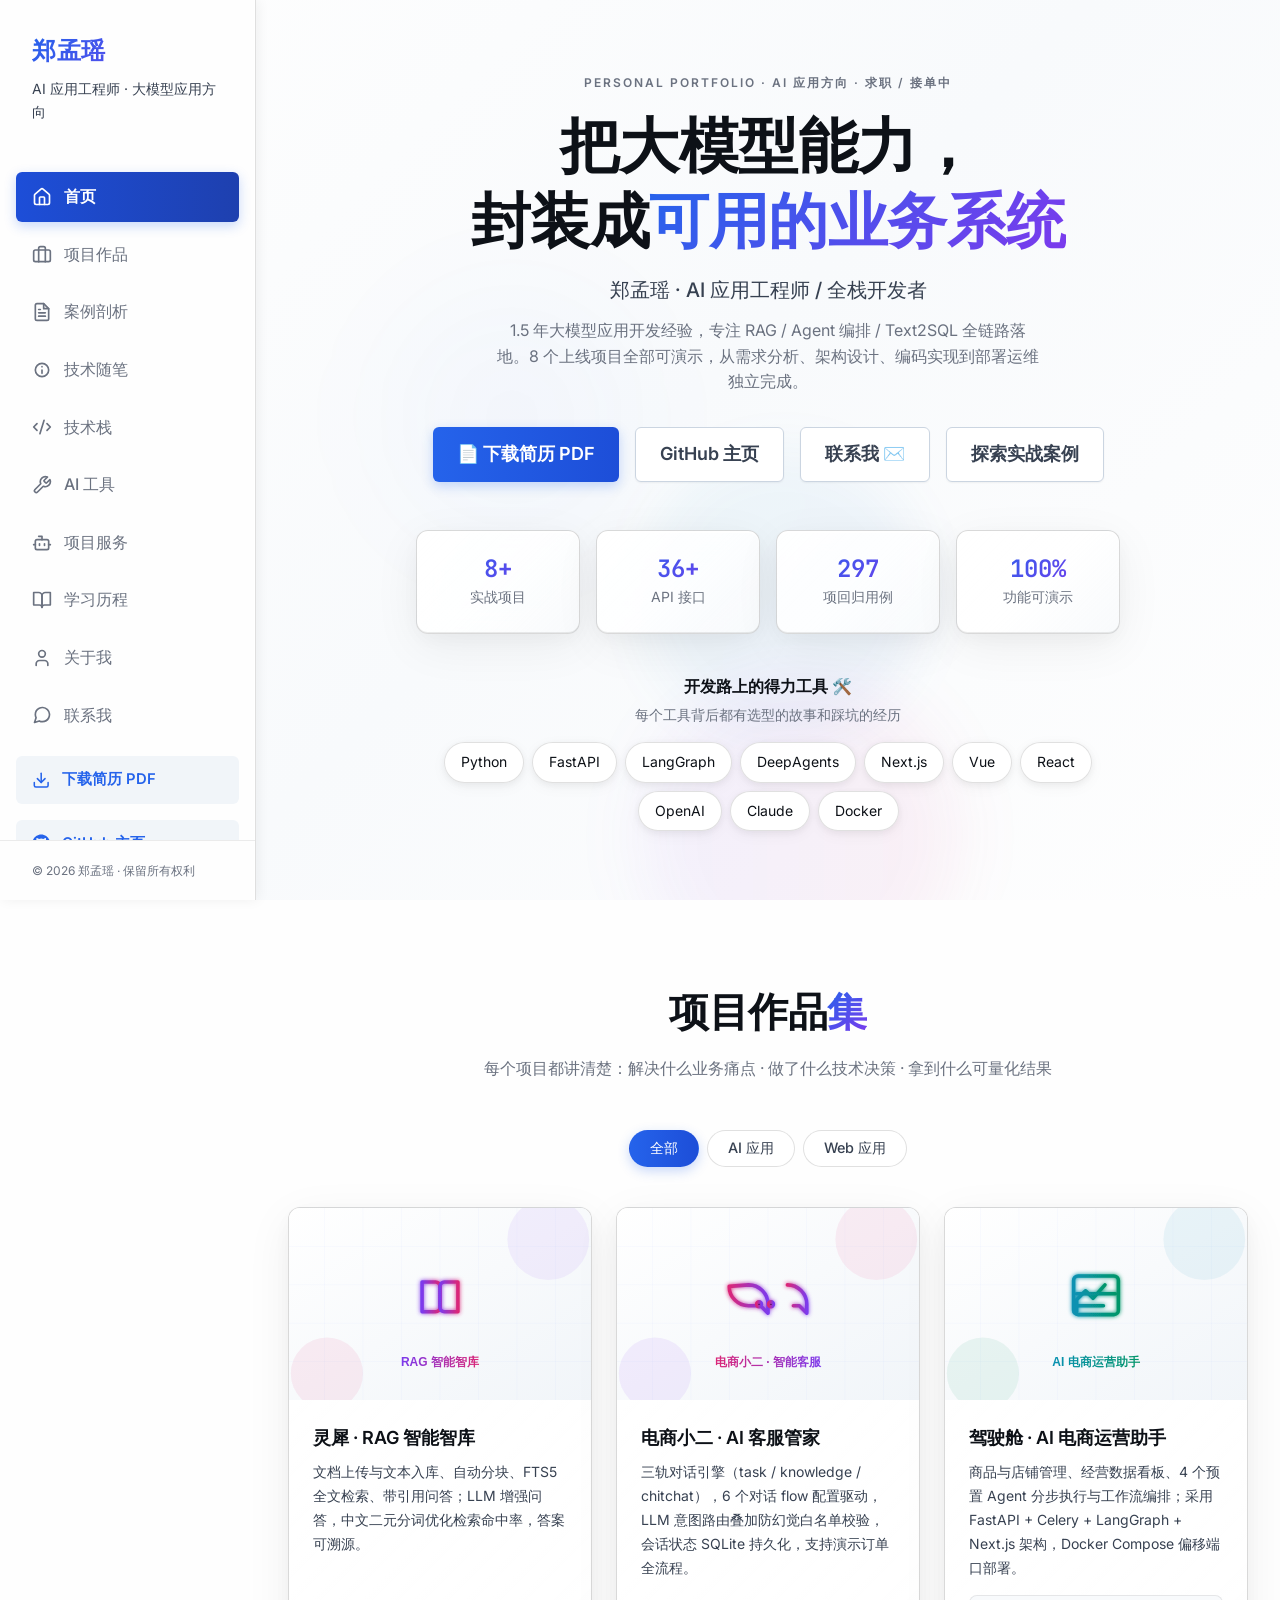
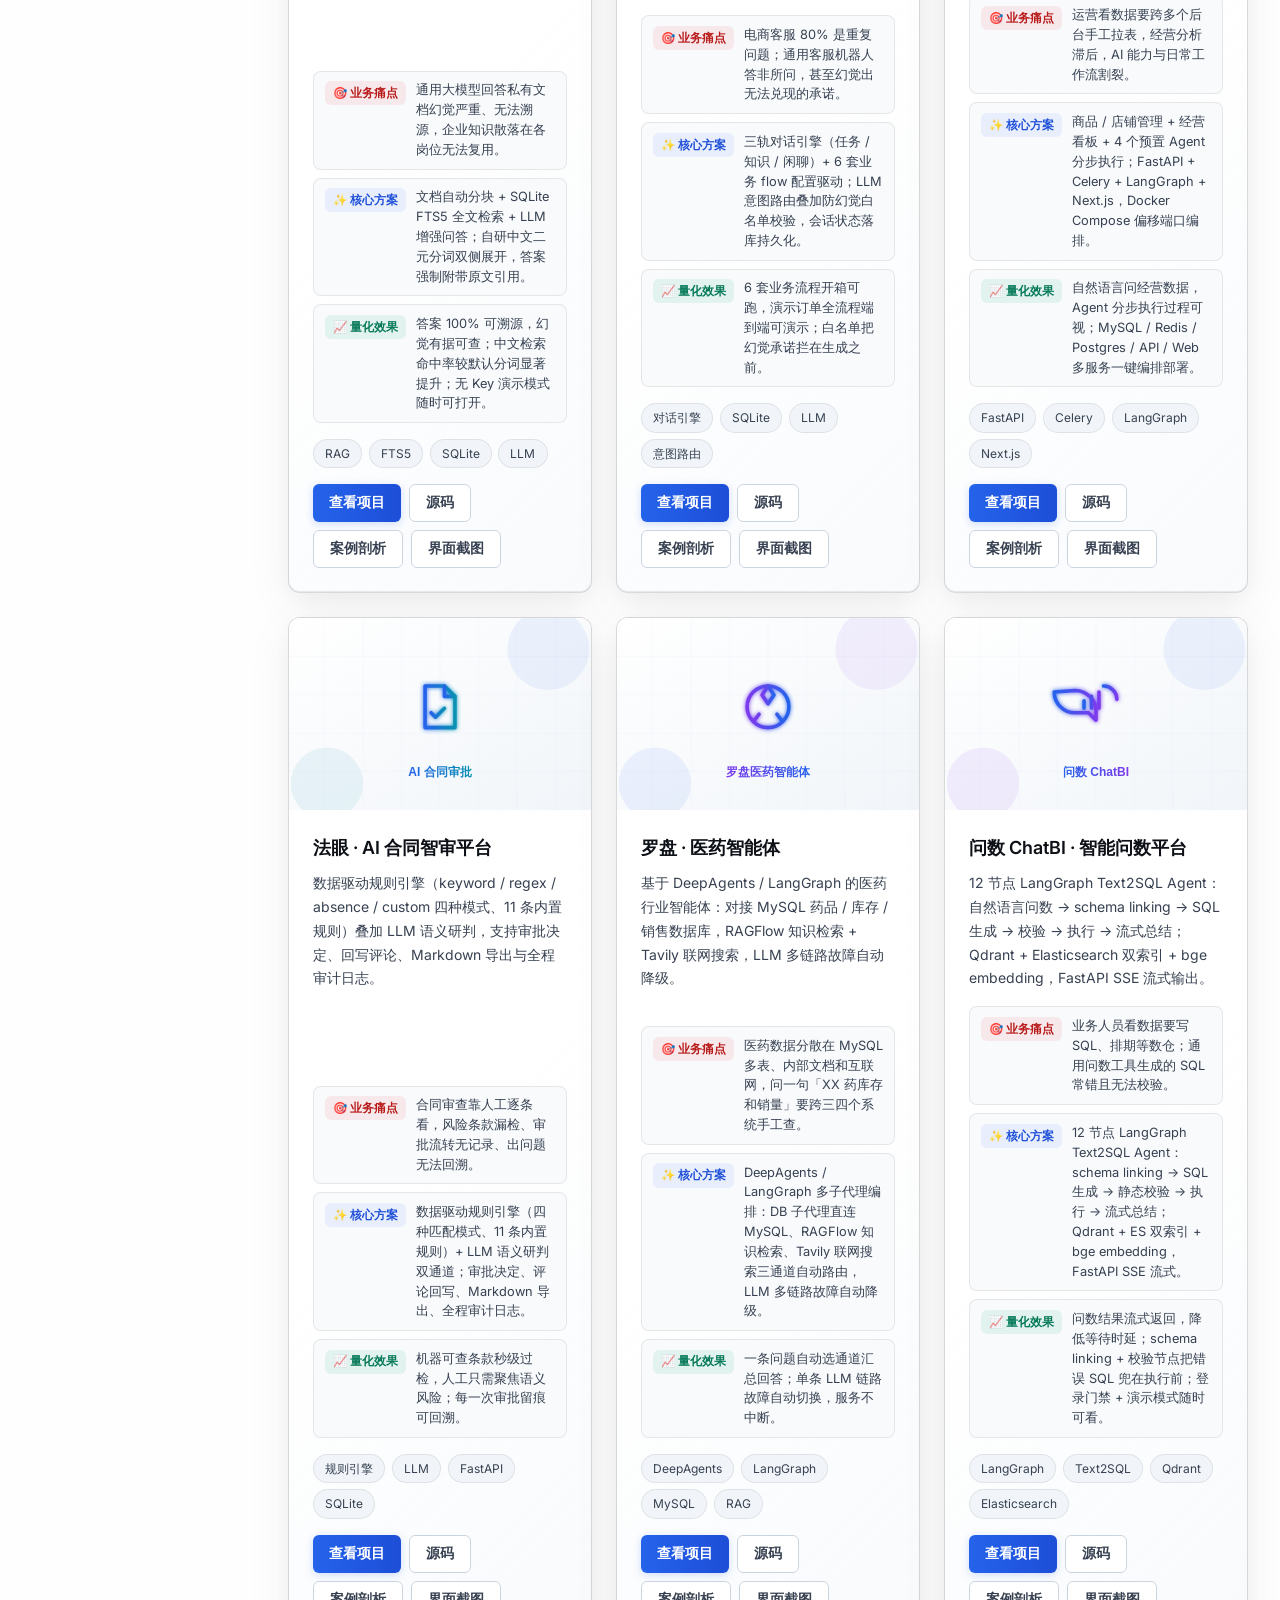
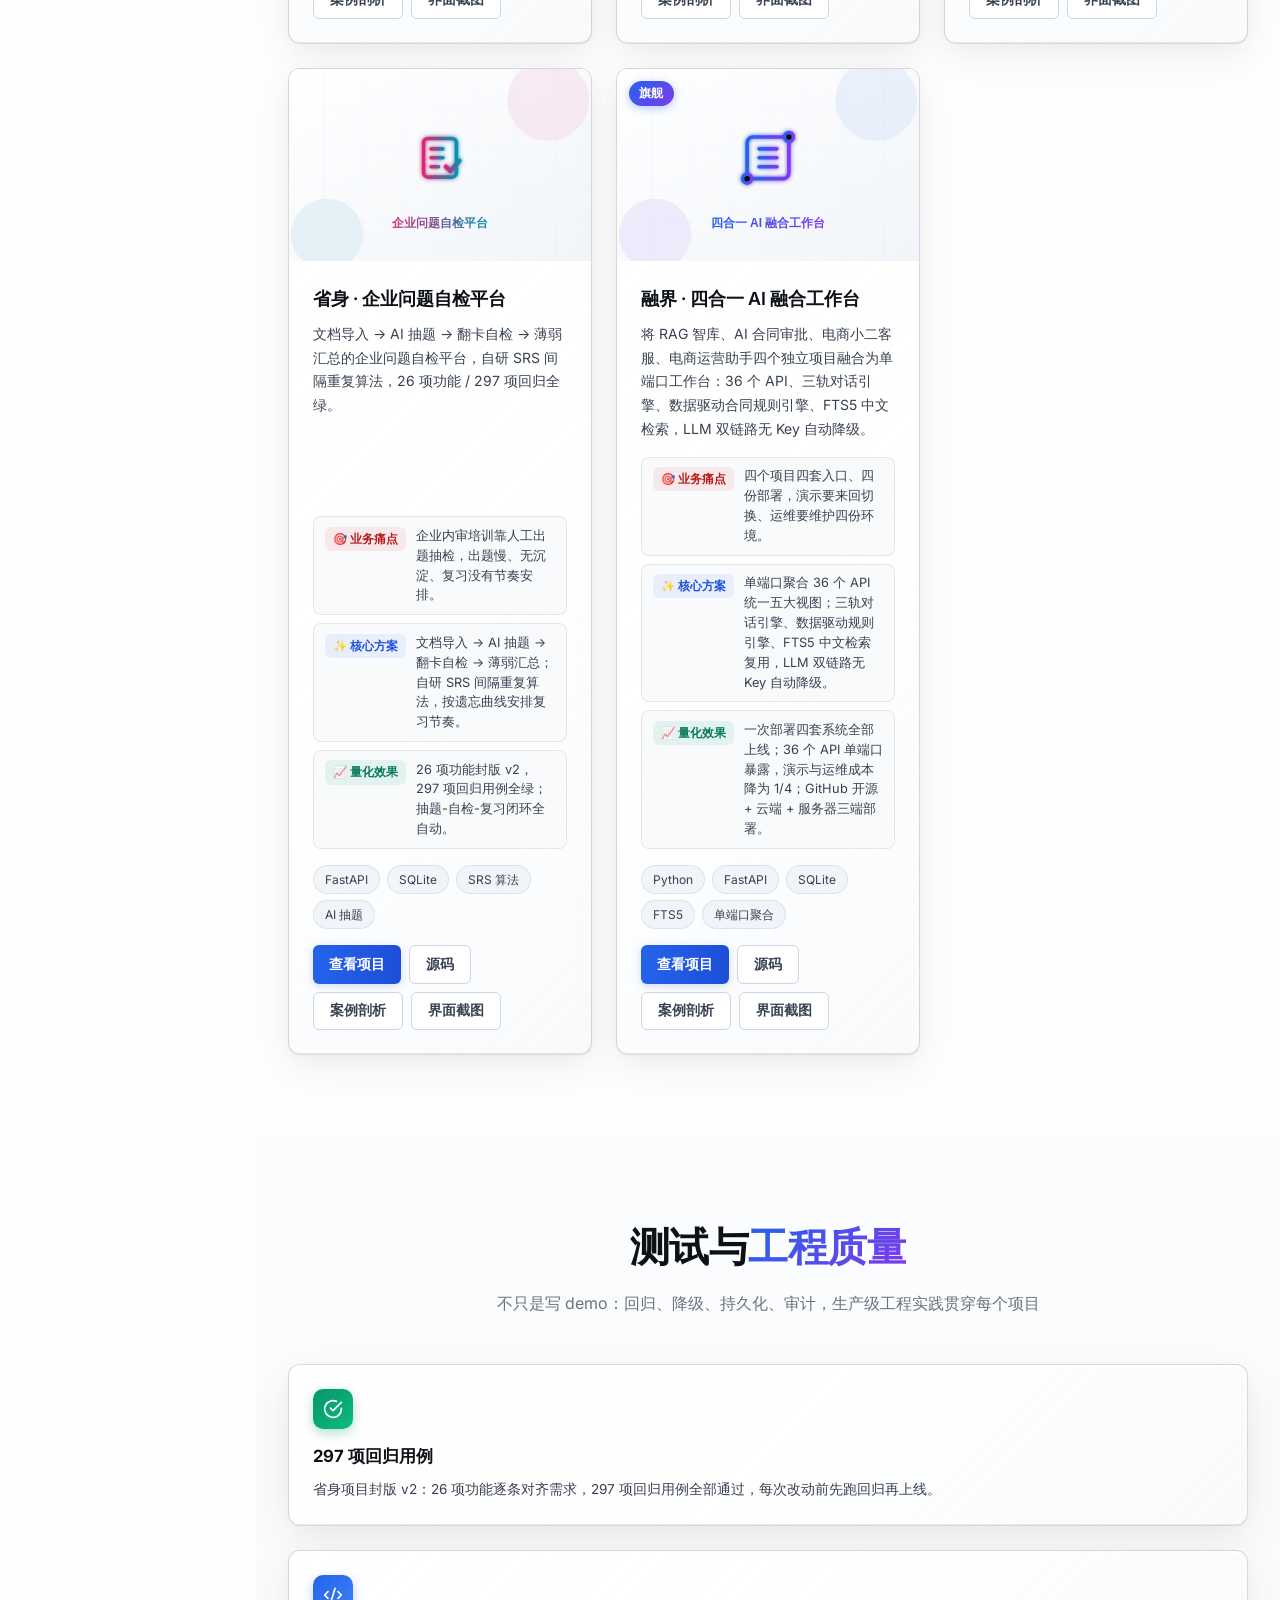
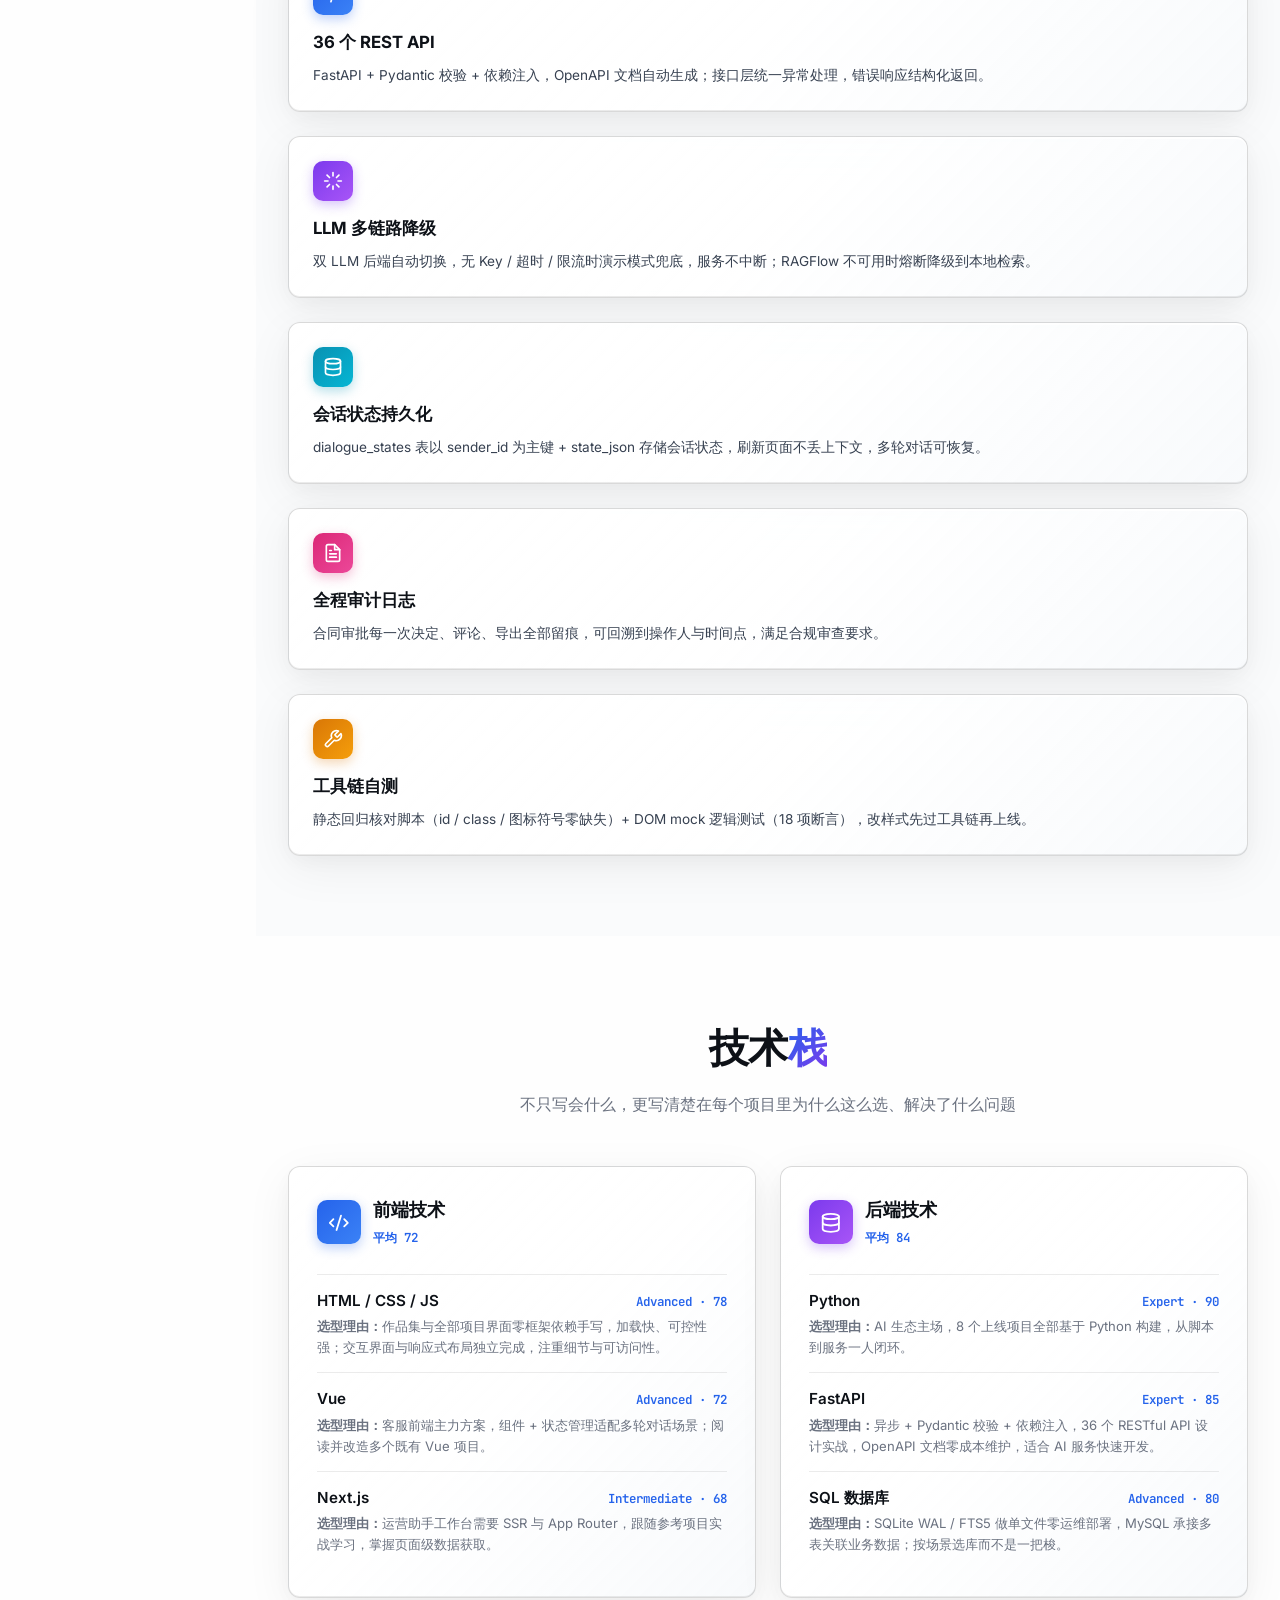
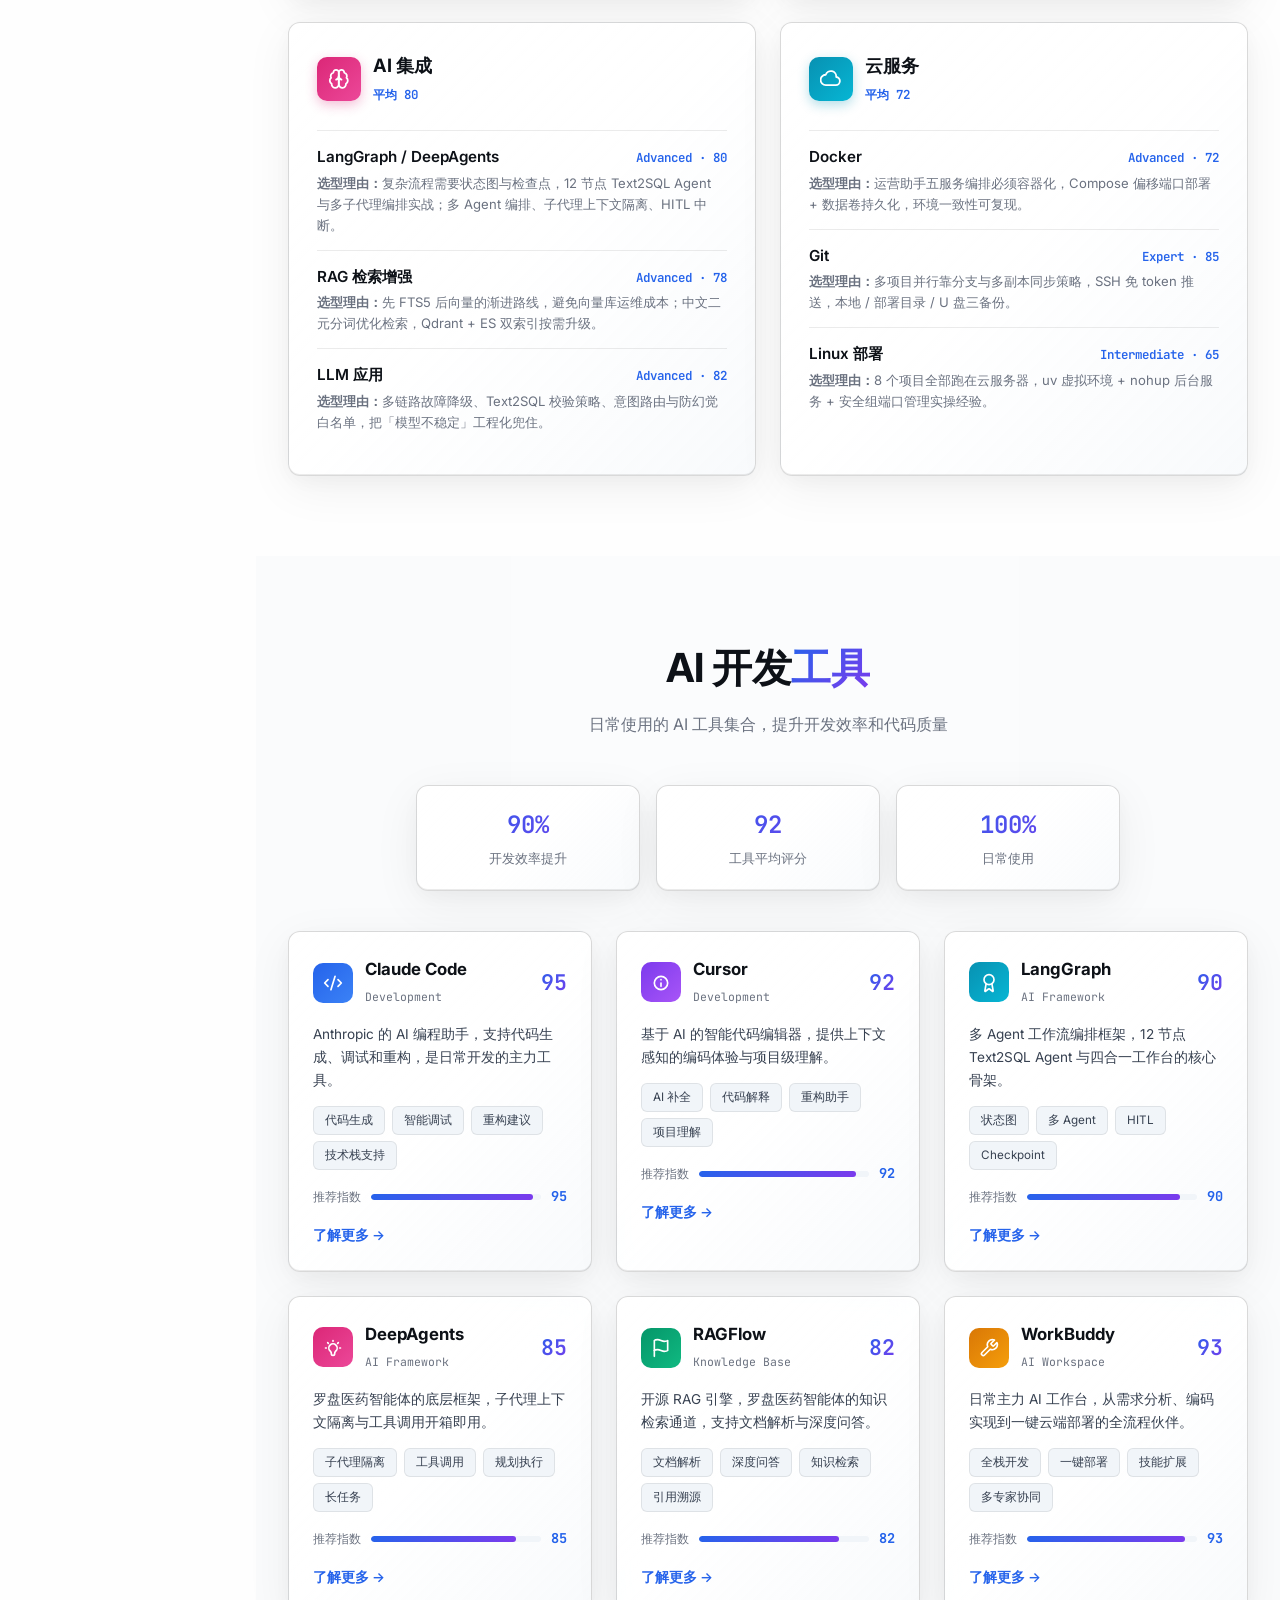
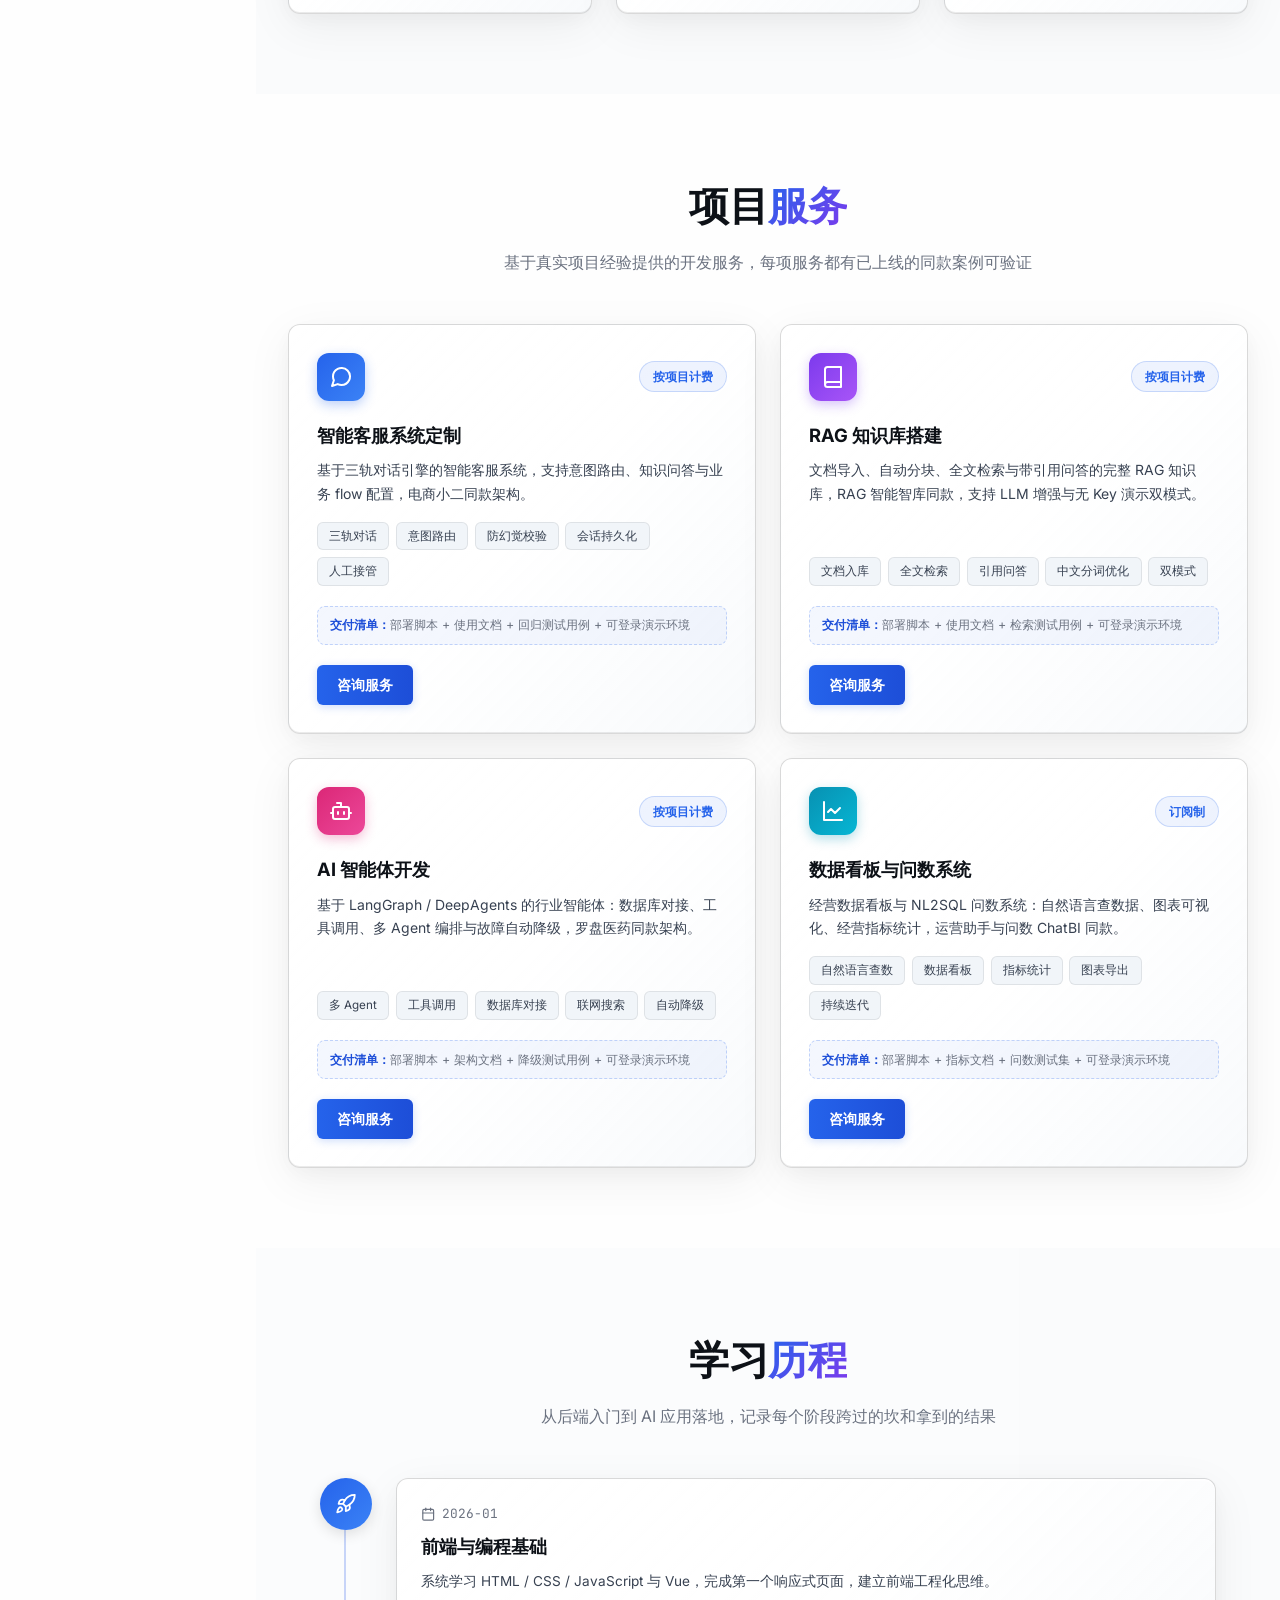
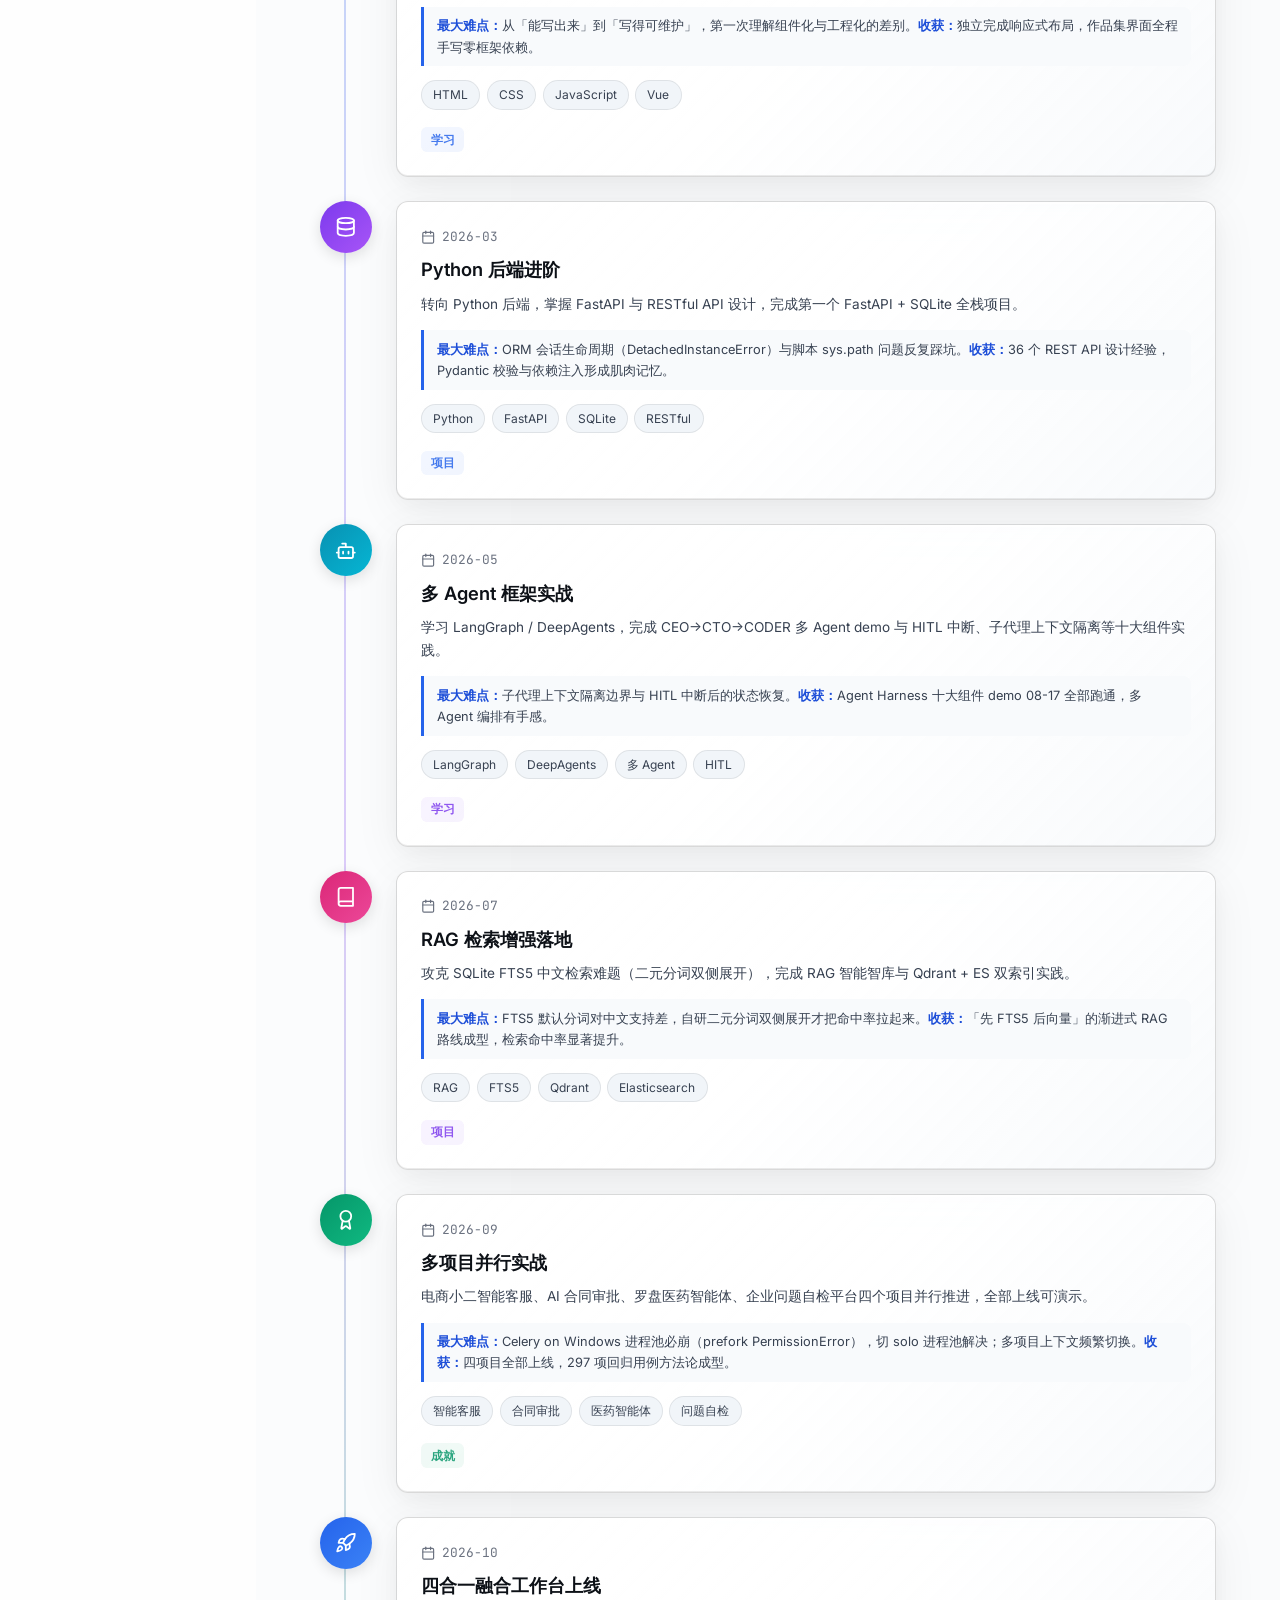
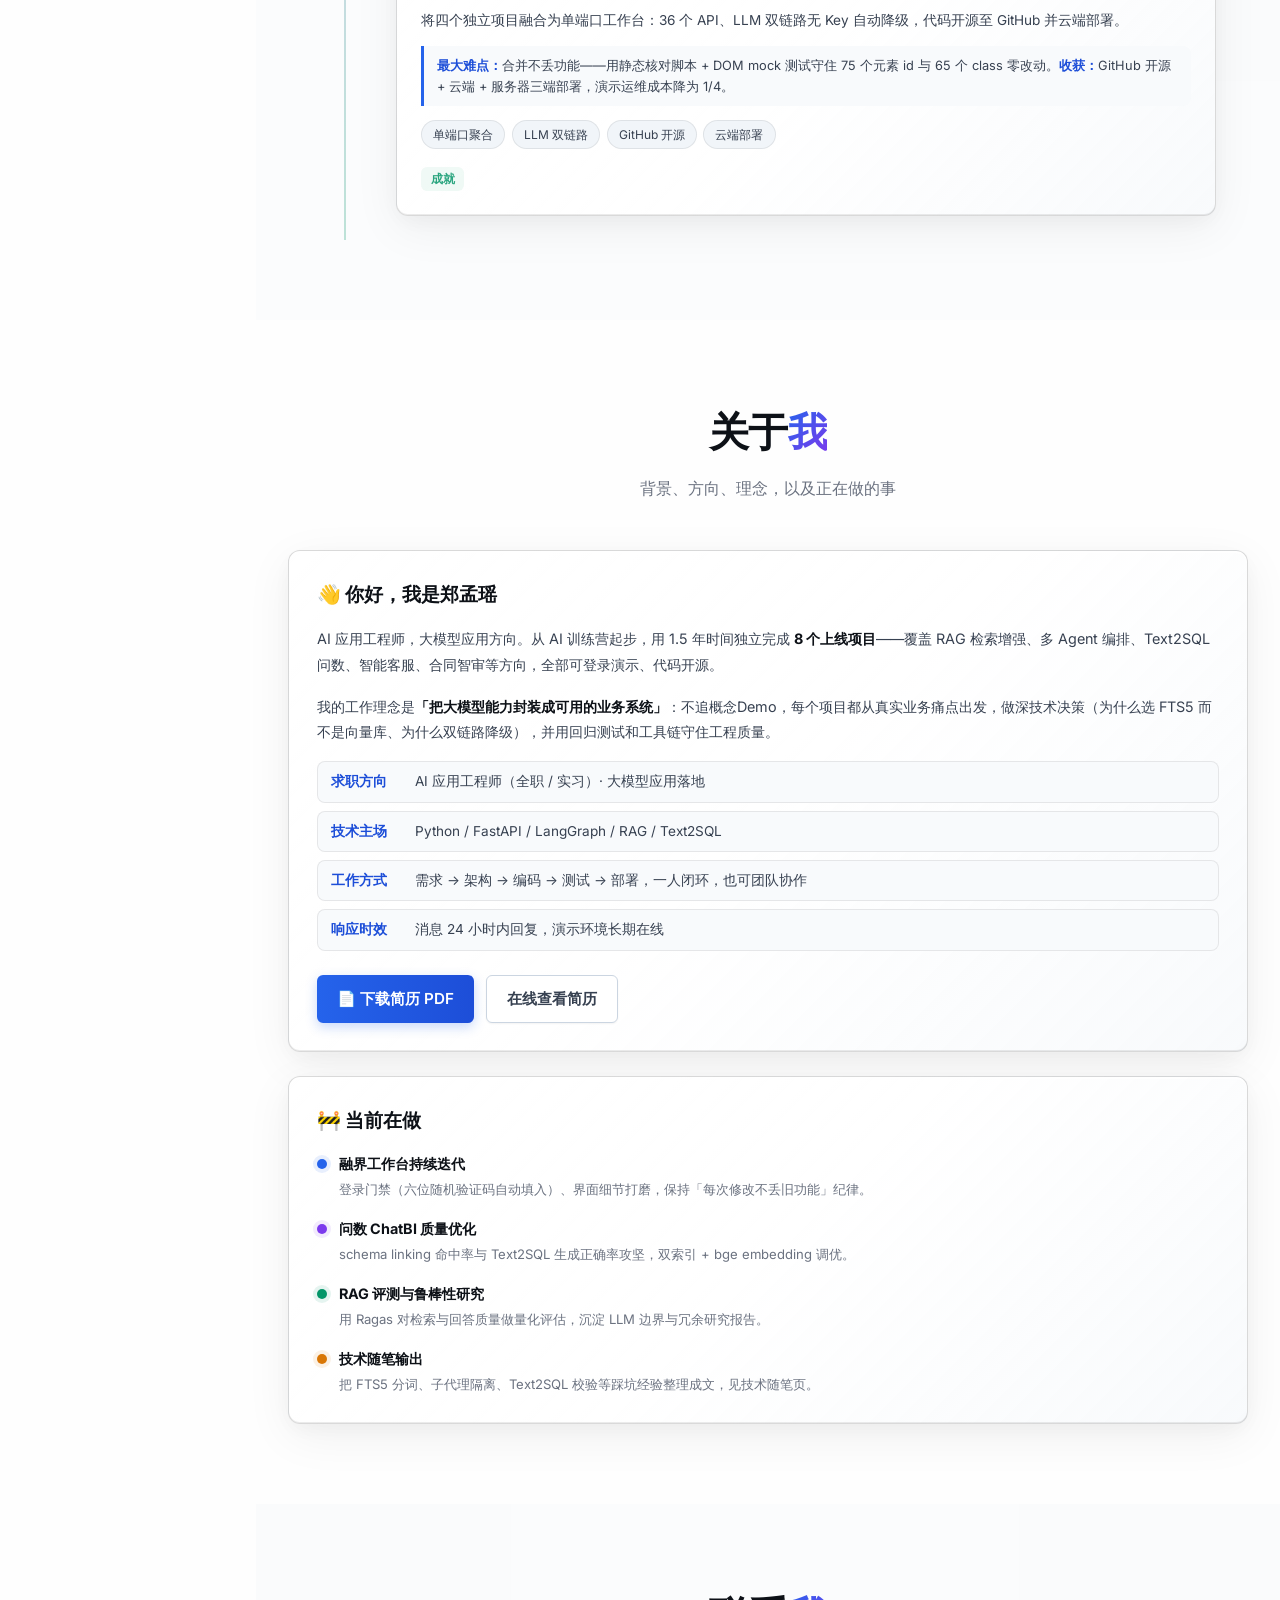
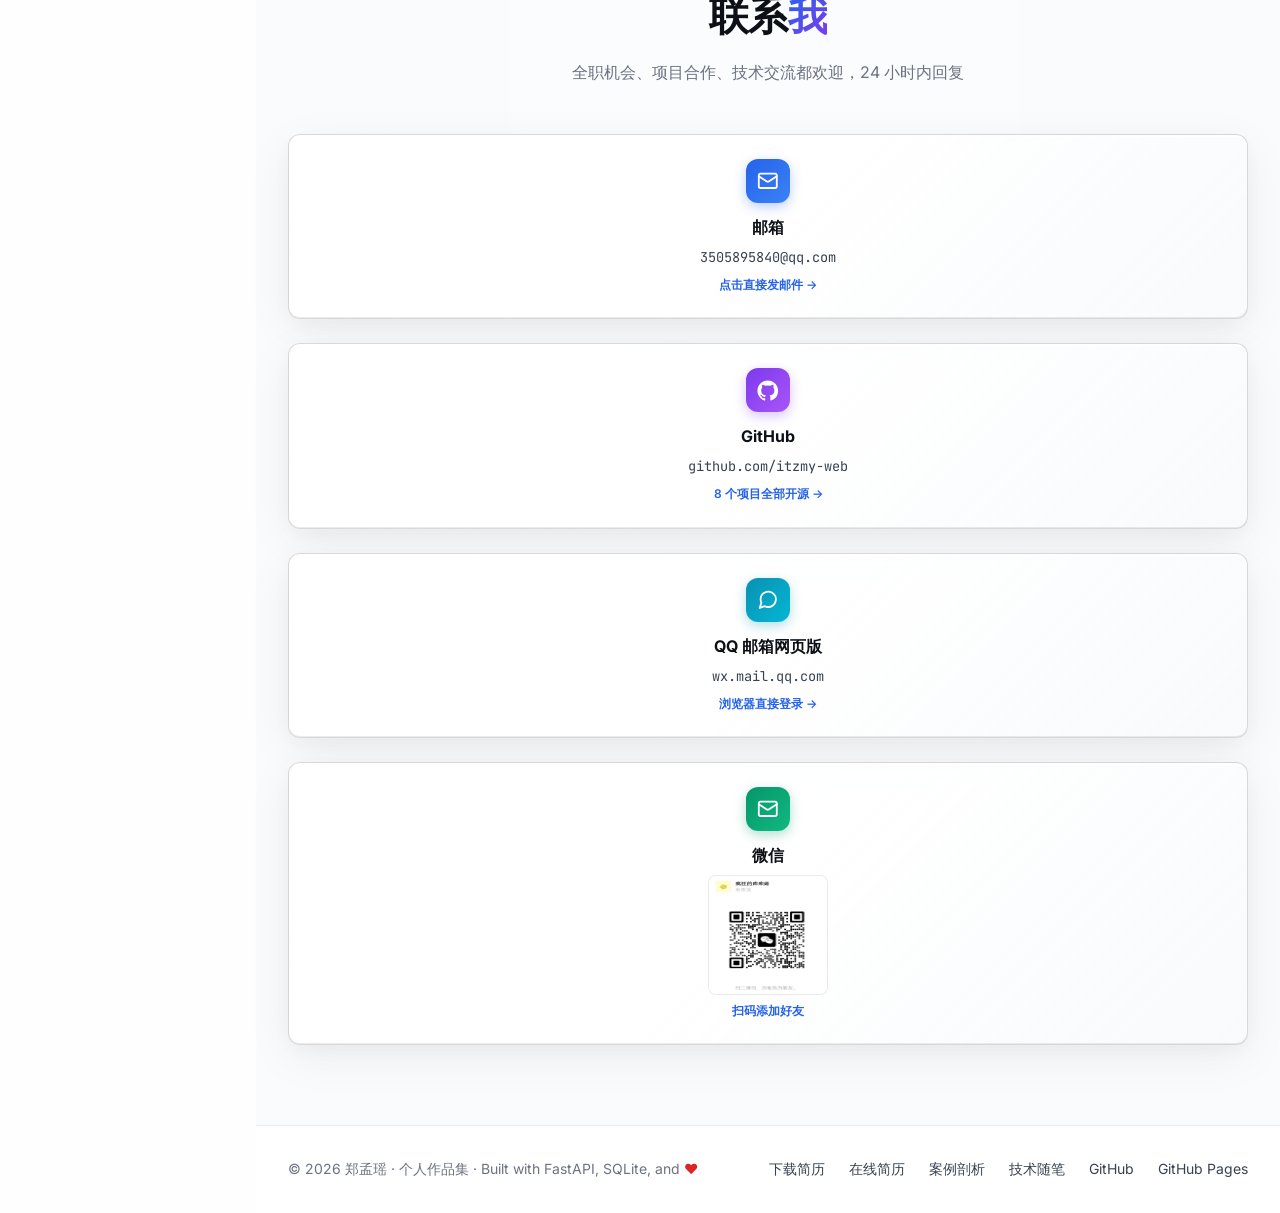
<file: static/portfolio/index.html>
<!DOCTYPE html>
<html lang="zh-CN">
<head>
  <meta charset="UTF-8">
  <meta name="viewport" content="width=device-width, initial-scale=1.0">
  <title>郑孟瑶 · AI 应用工程师 | RAG / Agent / Text2SQL 全链路落地 · 8 个可演示上线项目</title>
  <meta name="description" content="郑孟瑶的个人作品集：AI 应用工程师，专注 RAG / Agent 编排 / Text2SQL 全链路落地。8 个上线可演示项目、36 个 REST API、297 项回归用例，擅长把大模型能力封装成可用业务系统。提供 RAG 知识库、智能客服、AI 智能体定制开发服务。">
  <meta name="keywords" content="郑孟瑶,AI应用工程师,RAG,Agent,LangGraph,Text2SQL,FastAPI,大模型应用,作品集,求职,AI定制开发">
  <meta name="author" content="郑孟瑶">
  <meta property="og:type" content="website">
  <meta property="og:title" content="郑孟瑶 · AI 应用工程师 | 把大模型能力封装成可用业务系统">
  <meta property="og:description" content="8 个上线可演示 AI 项目，覆盖 RAG / Agent / Text2SQL 全链路。297 项回归用例，工程化落地大模型应用。">
  <meta property="og:url" content="https://itzmy-web.github.io/portfolio/">
  <meta property="og:locale" content="zh_CN">
  <link rel="canonical" href="https://itzmy-web.github.io/portfolio/">
  <link rel="stylesheet" href="https://fonts.loli.net/css2?family=Inter:wght@400;500;600;700;800&family=JetBrains+Mono:wght@400;600&display=swap">
  <link rel="stylesheet" href="assets/style.css">
</head>
<body>

  <!-- ===== 移动端菜单按钮 ===== -->
  <button class="menu-btn glass-card" id="menuBtn" aria-label="菜单">
    <svg viewBox="0 0 24 24" fill="none" stroke="currentColor" stroke-width="2" stroke-linecap="round"><line x1="4" x2="20" y1="12" y2="12"/><line x1="4" x2="20" y1="6" y2="6"/><line x1="4" x2="20" y1="18" y2="18"/></svg>
  </button>

  <!-- ===== 左侧玻璃侧边栏 ===== -->
  <aside class="sidebar" id="sidebar">
    <div class="sidebar-head">
      <h1 class="sidebar-logo">郑孟瑶</h1>
      <p class="sidebar-tag">AI 应用工程师 · 大模型应用方向</p>
    </div>
    <nav class="sidebar-nav">
      <ul>
        <li><a href="#home" class="nav-item active">
          <svg viewBox="0 0 24 24" fill="none" stroke="currentColor" stroke-width="2" stroke-linecap="round" stroke-linejoin="round"><path d="M15 21v-8a1 1 0 0 0-1-1h-4a1 1 0 0 0-1 1v8"/><path d="M3 10a2 2 0 0 1 .709-1.528l7-5.999a2 2 0 0 1 2.582 0l7 5.999A2 2 0 0 1 21 10v9a2 2 0 0 1-2 2H5a2 2 0 0 1-2-2z"/></svg>
          <span>首页</span></a></li>
        <li><a href="#projects" class="nav-item">
          <svg viewBox="0 0 24 24" fill="none" stroke="currentColor" stroke-width="2" stroke-linecap="round" stroke-linejoin="round"><path d="M16 20V4a2 2 0 0 0-2-2h-4a2 2 0 0 0-2 2v16"/><rect width="20" height="14" x="2" y="6" rx="2"/></svg>
          <span>项目作品</span></a></li>
        <li><a href="cases.html" class="nav-item">
          <svg viewBox="0 0 24 24" fill="none" stroke="currentColor" stroke-width="2" stroke-linecap="round" stroke-linejoin="round"><path d="M14 2H6a2 2 0 0 0-2 2v16a2 2 0 0 0 2 2h12a2 2 0 0 0 2-2V8z"/><path d="M14 2v6h6"/><path d="M16 13H8"/><path d="M16 17H8"/><path d="M10 9H8"/></svg>
          <span>案例剖析</span></a></li>
        <li><a href="blog.html" class="nav-item">
          <svg viewBox="0 0 24 24" fill="none" stroke="currentColor" stroke-width="2" stroke-linecap="round" stroke-linejoin="round"><path d="M12 20a8 8 0 1 0 0-16 8 8 0 0 0 0 16z"/><path d="M12 16v-4"/><path d="M12 8h.01"/></svg>
          <span>技术随笔</span></a></li>
        <li><a href="#stack" class="nav-item">
          <svg viewBox="0 0 24 24" fill="none" stroke="currentColor" stroke-width="2" stroke-linecap="round" stroke-linejoin="round"><path d="m18 16 4-4-4-4"/><path d="m6 8-4 4 4 4"/><path d="m14.5 4-5 16"/></svg>
          <span>技术栈</span></a></li>
        <li><a href="#tools" class="nav-item">
          <svg viewBox="0 0 24 24" fill="none" stroke="currentColor" stroke-width="2" stroke-linecap="round" stroke-linejoin="round"><path d="M14.7 6.3a1 1 0 0 0 0 1.4l1.6 1.6a1 1 0 0 0 1.4 0l3.77-3.77a6 6 0 0 1-7.94 7.94l-6.91 6.91a2.12 2.12 0 0 1-3-3l6.91-6.91a6 6 0 0 1 7.94-7.94l-3.76 3.76z"/></svg>
          <span>AI 工具</span></a></li>
        <li><a href="#services" class="nav-item">
          <svg viewBox="0 0 24 24" fill="none" stroke="currentColor" stroke-width="2" stroke-linecap="round" stroke-linejoin="round"><path d="M12 8V4H8"/><rect width="16" height="12" x="4" y="8" rx="2"/><path d="M2 14h2"/><path d="M20 14h2"/><path d="M15 13v2"/><path d="M9 13v2"/></svg>
          <span>项目服务</span></a></li>
        <li><a href="#journey" class="nav-item">
          <svg viewBox="0 0 24 24" fill="none" stroke="currentColor" stroke-width="2" stroke-linecap="round" stroke-linejoin="round"><path d="M2 3h6a4 4 0 0 1 4 4v14a3 3 0 0 0-3-3H2z"/><path d="M22 3h-6a4 4 0 0 0-4 4v14a3 3 0 0 1 3-3h7z"/></svg>
          <span>学习历程</span></a></li>
        <li><a href="#about" class="nav-item">
          <svg viewBox="0 0 24 24" fill="none" stroke="currentColor" stroke-width="2" stroke-linecap="round" stroke-linejoin="round"><path d="M19 21v-2a4 4 0 0 0-4-4H9a4 4 0 0 0-4 4v2"/><circle cx="12" cy="7" r="4"/></svg>
          <span>关于我</span></a></li>
        <li><a href="#contact" class="nav-item">
          <svg viewBox="0 0 24 24" fill="none" stroke="currentColor" stroke-width="2" stroke-linecap="round" stroke-linejoin="round"><path d="M21 11.5a8.38 8.38 0 0 1-.9 3.8 8.5 8.5 0 0 1-7.6 4.7 8.38 8.38 0 0 1-3.8-.9L3 21l1.9-5.7a8.38 8.38 0 0 1-.9-3.8 8.5 8.5 0 0 1 4.7-7.6 8.38 8.38 0 0 1 3.8-.9h.5a8.48 8.48 0 0 1 8 8v.5z"/></svg>
          <span>联系我</span></a></li>
      </ul>
      <a class="nav-resume" href="assets/郑孟瑶简历.pdf" download>
        <svg viewBox="0 0 24 24" fill="none" stroke="currentColor" stroke-width="2" stroke-linecap="round" stroke-linejoin="round"><path d="M21 15v4a2 2 0 0 1-2 2H5a2 2 0 0 1-2-2v-4"/><polyline points="7 10 12 15 17 10"/><line x1="12" x2="12" y1="15" y2="3"/></svg>
        <span>下载简历 PDF</span>
      </a>
      <a class="nav-resume" href="https://github.com/itzmy-web" target="_blank" rel="noopener">
        <svg viewBox="0 0 24 24" fill="currentColor" stroke="none"><path d="M12 .5C5.65.5.5 5.65.5 12c0 5.08 3.29 9.39 7.86 10.91.58.11.79-.25.79-.55v-2.17c-3.2.7-3.87-1.36-3.87-1.36-.52-1.33-1.28-1.68-1.28-1.68-1.04-.71.08-.7.08-.7 1.15.08 1.76 1.18 1.76 1.18 1.03 1.76 2.7 1.25 3.36.96.1-.75.4-1.25.72-1.54-2.55-.29-5.23-1.28-5.23-5.68 0-1.26.45-2.28 1.18-3.09-.12-.29-.51-1.46.11-3.05 0 0 .96-.31 3.15 1.18a10.9 10.9 0 0 1 5.74 0c2.19-1.49 3.15-1.18 3.15-1.18.62 1.59.23 2.76.11 3.05.73.81 1.18 1.83 1.18 3.09 0 4.41-2.69 5.38-5.25 5.66.41.35.77 1.05.77 2.12v3.14c0 .3.21.67.8.55A11.51 11.51 0 0 0 23.5 12C23.5 5.65 18.35.5 12 .5z"/></svg>
        <span>GitHub 主页</span>
      </a>
    </nav>
    <div class="sidebar-foot">© 2026 郑孟瑶 · 保留所有权利</div>
  </aside>

  <!-- ===== 主内容区 ===== -->
  <main class="main">
    <div class="page-bg"></div>
    <div class="page-orbs">
      <span class="page-orb orb-a"></span>
      <span class="page-orb orb-b"></span>
      <span class="page-orb orb-c"></span>
    </div>

    <!-- ===== Hero ===== -->
    <section class="hero" id="home">
      <div class="hero-inner">
        <p class="hero-badge reveal">PERSONAL PORTFOLIO · AI 应用方向 · 求职 / 接单中</p>
        <h1 class="hero-title reveal">把大模型能力，<br>封装成<span class="grad-text">可用的业务系统</span></h1>
        <h3 class="hero-sub reveal">郑孟瑶 · AI 应用工程师 / 全栈开发者</h3>
        <p class="hero-desc reveal">1.5 年大模型应用开发经验，专注 RAG / Agent 编排 / Text2SQL 全链路落地。8 个上线项目全部可演示，从需求分析、架构设计、编码实现到部署运维独立完成。</p>
        <div class="hero-cta reveal">
          <a class="btn btn-primary" href="assets/郑孟瑶简历.pdf" download>📄 下载简历 PDF</a>
          <a class="btn btn-outline" href="https://github.com/itzmy-web" target="_blank" rel="noopener">GitHub 主页</a>
          <a class="btn btn-outline" href="#contact">联系我 ✉️</a>
          <a class="btn btn-outline" href="#projects">探索实战案例</a>
        </div>
        <div class="hero-stats reveal">
          <div class="glass-ultra stat-card"><b>8+</b><span>实战项目</span></div>
          <div class="glass-ultra stat-card"><b>36+</b><span>API 接口</span></div>
          <div class="glass-ultra stat-card"><b>297</b><span>项回归用例</span></div>
          <div class="glass-ultra stat-card"><b>100%</b><span>功能可演示</span></div>
        </div>
        <div class="hero-tools reveal">
          <h4>开发路上的得力工具 🛠️</h4>
          <p>每个工具背后都有选型的故事和踩坑的经历</p>
          <div class="tool-chips">
            <span class="glass-card chip">Python</span><span class="glass-card chip">FastAPI</span>
            <span class="glass-card chip">LangGraph</span><span class="glass-card chip">DeepAgents</span>
            <span class="glass-card chip">Next.js</span><span class="glass-card chip">Vue</span>
            <span class="glass-card chip">React</span><span class="glass-card chip">OpenAI</span>
            <span class="glass-card chip">Claude</span><span class="glass-card chip">Docker</span>
          </div>
        </div>
      </div>
    </section>

    <!-- ===== 项目作品集 ===== -->
    <section class="section" id="projects">
      <div class="section-inner">
        <div class="sec-head reveal">
          <h2>项目作品<span class="grad-text">集</span></h2>
          <p>每个项目都讲清楚：解决什么业务痛点 · 做了什么技术决策 · 拿到什么可量化结果</p>
        </div>
        <div class="filter-tabs reveal">
          <button class="filter-tab active" data-filter="all">全部</button>
          <button class="filter-tab" data-filter="ai">AI 应用</button>
          <button class="filter-tab" data-filter="web">Web 应用</button>
        </div>
        <div class="project-grid">

          <article class="glass-ultra project-card reveal" data-cat="ai">
            <div class="p-cover">
              <img src="assets/covers/RAG 智能智库.svg" alt="灵犀 · RAG 智能智库" loading="lazy">
            </div>
            <div class="p-body">
              <h3>灵犀 · RAG 智能智库</h3>
              <p>文档上传与文本入库、自动分块、FTS5 全文检索、带引用问答；LLM 增强问答，中文二元分词优化检索命中率，答案可溯源。</p>
              <div class="p-facts">
                <div class="p-fact"><span class="pf-label pf-pain">🎯 业务痛点</span><p>通用大模型回答私有文档幻觉严重、无法溯源，企业知识散落在各岗位无法复用。</p></div>
                <div class="p-fact"><span class="pf-label pf-sol">✨ 核心方案</span><p>文档自动分块 + SQLite FTS5 全文检索 + LLM 增强问答；自研中文二元分词双侧展开，答案强制附带原文引用。</p></div>
                <div class="p-fact"><span class="pf-label pf-res">📈 量化效果</span><p>答案 100% 可溯源，幻觉有据可查；中文检索命中率较默认分词显著提升；无 Key 演示模式随时可打开。</p></div>
              </div>
              <div class="p-tags"><span>RAG</span><span>FTS5</span><span>SQLite</span><span>LLM</span></div>
              <div class="p-actions">
                <a class="p-btn primary" href="http://39.107.107.246:8085/" target="_blank" rel="noopener">查看项目</a>
                <a class="p-btn ghost" href="https://github.com/itzmy-web/3.zhiku-knowledge-demo" target="_blank" rel="noopener">源码</a>
                <a class="p-btn ghost" href="cases.html#rag">案例剖析</a>
                <a class="p-btn ghost" href="#" data-shot="assets/shots/01-rag.png" data-shot-alt="灵犀 RAG 智能智库界面截图">界面截图</a>
              </div>
            </div>
          </article>

          <article class="glass-ultra project-card reveal" data-cat="ai">
            <div class="p-cover">
              <img src="assets/covers/电商小二 · 智能客服.svg" alt="电商小二 · AI 客服管家" loading="lazy">
            </div>
            <div class="p-body">
              <h3>电商小二 · AI 客服管家</h3>
              <p>三轨对话引擎（task / knowledge / chitchat），6 个对话 flow 配置驱动，LLM 意图路由叠加防幻觉白名单校验，会话状态 SQLite 持久化，支持演示订单全流程。</p>
              <div class="p-facts">
                <div class="p-fact"><span class="pf-label pf-pain">🎯 业务痛点</span><p>电商客服 80% 是重复问题；通用客服机器人答非所问，甚至幻觉出无法兑现的承诺。</p></div>
                <div class="p-fact"><span class="pf-label pf-sol">✨ 核心方案</span><p>三轨对话引擎（任务 / 知识 / 闲聊）+ 6 套业务 flow 配置驱动；LLM 意图路由叠加防幻觉白名单校验，会话状态落库持久化。</p></div>
                <div class="p-fact"><span class="pf-label pf-res">📈 量化效果</span><p>6 套业务流程开箱可跑，演示订单全流程端到端可演示；白名单把幻觉承诺拦在生成之前。</p></div>
              </div>
              <div class="p-tags"><span>对话引擎</span><span>SQLite</span><span>LLM</span><span>意图路由</span></div>
              <div class="p-actions">
                <a class="p-btn primary" href="http://39.107.107.246:8083/login.html" target="_blank" rel="noopener">查看项目</a>
                <a class="p-btn ghost" href="https://github.com/itzmy-web/5.dianshang-xiaoer-cs.app" target="_blank" rel="noopener">源码</a>
                <a class="p-btn ghost" href="cases.html#cs">案例剖析</a>
                <a class="p-btn ghost" href="#" data-shot="assets/shots/02-cs.png" data-shot-alt="电商小二智能客服界面截图">界面截图</a>
              </div>
            </div>
          </article>

          <article class="glass-ultra project-card reveal" data-cat="web">
            <div class="p-cover">
              <img src="assets/covers/AI 电商运营助手.svg" alt="驾驶舱 · AI 电商运营助手" loading="lazy">
            </div>
            <div class="p-body">
              <h3>驾驶舱 · AI 电商运营助手</h3>
              <p>商品与店铺管理、经营数据看板、4 个预置 Agent 分步执行与工作流编排；采用 FastAPI + Celery + LangGraph + Next.js 架构，Docker Compose 偏移端口部署。</p>
              <div class="p-facts">
                <div class="p-fact"><span class="pf-label pf-pain">🎯 业务痛点</span><p>运营看数据要跨多个后台手工拉表，经营分析滞后，AI 能力与日常工作流割裂。</p></div>
                <div class="p-fact"><span class="pf-label pf-sol">✨ 核心方案</span><p>商品 / 店铺管理 + 经营看板 + 4 个预置 Agent 分步执行；FastAPI + Celery + LangGraph + Next.js，Docker Compose 偏移端口编排。</p></div>
                <div class="p-fact"><span class="pf-label pf-res">📈 量化效果</span><p>自然语言问经营数据，Agent 分步执行过程可视；MySQL / Redis / Postgres / API / Web 多服务一键编排部署。</p></div>
              </div>
              <div class="p-tags"><span>FastAPI</span><span>Celery</span><span>LangGraph</span><span>Next.js</span></div>
              <div class="p-actions">
                <a class="p-btn primary" href="http://39.107.107.246:8087/login" target="_blank" rel="noopener">查看项目</a>
                <a class="p-btn ghost" href="https://github.com/itzmy-web/7.ecommerce-assistant-demo.app" target="_blank" rel="noopener">源码</a>
                <a class="p-btn ghost" href="cases.html#ops">案例剖析</a>
                <a class="p-btn ghost" href="#" data-shot="assets/shots/03-ops.png" data-shot-alt="AI 电商运营助手界面截图">界面截图</a>
              </div>
            </div>
          </article>

          <article class="glass-ultra project-card reveal" data-cat="ai">
            <div class="p-cover">
              <img src="assets/covers/AI 合同审批.svg" alt="法眼 · AI 合同智审平台" loading="lazy">
            </div>
            <div class="p-body">
              <h3>法眼 · AI 合同智审平台</h3>
              <p>数据驱动规则引擎（keyword / regex / absence / custom 四种模式、11 条内置规则）叠加 LLM 语义研判，支持审批决定、回写评论、Markdown 导出与全程审计日志。</p>
              <div class="p-facts">
                <div class="p-fact"><span class="pf-label pf-pain">🎯 业务痛点</span><p>合同审查靠人工逐条看，风险条款漏检、审批流转无记录、出问题无法回溯。</p></div>
                <div class="p-fact"><span class="pf-label pf-sol">✨ 核心方案</span><p>数据驱动规则引擎（四种匹配模式、11 条内置规则）+ LLM 语义研判双通道；审批决定、评论回写、Markdown 导出、全程审计日志。</p></div>
                <div class="p-fact"><span class="pf-label pf-res">📈 量化效果</span><p>机器可查条款秒级过检，人工只需聚焦语义风险；每一次审批留痕可回溯。</p></div>
              </div>
              <div class="p-tags"><span>规则引擎</span><span>LLM</span><span>FastAPI</span><span>SQLite</span></div>
              <div class="p-actions">
                <a class="p-btn primary" href="http://39.107.107.246:8088/" target="_blank" rel="noopener">查看项目</a>
                <a class="p-btn ghost" href="https://github.com/itzmy-web/-1.contract-review-ai" target="_blank" rel="noopener">源码</a>
                <a class="p-btn ghost" href="cases.html#contract">案例剖析</a>
                <a class="p-btn ghost" href="#" data-shot="assets/shots/04-contract.png" data-shot-alt="AI 合同智审平台界面截图">界面截图</a>
              </div>
            </div>
          </article>

          <article class="glass-ultra project-card reveal" data-cat="ai">
            <div class="p-cover">
              <img src="assets/covers/罗盘医药智能体.svg" alt="罗盘 · 医药智能体" loading="lazy">
            </div>
            <div class="p-body">
              <h3>罗盘 · 医药智能体</h3>
              <p>基于 DeepAgents / LangGraph 的医药行业智能体：对接 MySQL 药品 / 库存 / 销售数据库，RAGFlow 知识检索 + Tavily 联网搜索，LLM 多链路故障自动降级。</p>
              <div class="p-facts">
                <div class="p-fact"><span class="pf-label pf-pain">🎯 业务痛点</span><p>医药数据分散在 MySQL 多表、内部文档和互联网，问一句「XX 药库存和销量」要跨三四个系统手工查。</p></div>
                <div class="p-fact"><span class="pf-label pf-sol">✨ 核心方案</span><p>DeepAgents / LangGraph 多子代理编排：DB 子代理直连 MySQL、RAGFlow 知识检索、Tavily 联网搜索三通道自动路由，LLM 多链路故障自动降级。</p></div>
                <div class="p-fact"><span class="pf-label pf-res">📈 量化效果</span><p>一条问题自动选通道汇总回答；单条 LLM 链路故障自动切换，服务不中断。</p></div>
              </div>
              <div class="p-tags"><span>DeepAgents</span><span>LangGraph</span><span>MySQL</span><span>RAG</span></div>
              <div class="p-actions">
                <a class="p-btn primary" href="http://39.107.107.246:8084/" target="_blank" rel="noopener">查看项目</a>
                <a class="p-btn ghost" href="https://github.com/itzmy-web/6.compass-pharma-cloud" target="_blank" rel="noopener">源码</a>
                <a class="p-btn ghost" href="cases.html#compass">案例剖析</a>
                <a class="p-btn ghost" href="#" data-shot="assets/shots/05-compass.png" data-shot-alt="罗盘医药智能体界面截图">界面截图</a>
              </div>
            </div>
          </article>

          <article class="glass-ultra project-card reveal" data-cat="ai">
            <div class="p-cover">
              <img src="assets/covers/问数 ChatBI.svg" alt="问数 ChatBI · 智能问数平台" loading="lazy">
            </div>
            <div class="p-body">
              <h3>问数 ChatBI · 智能问数平台</h3>
              <p>12 节点 LangGraph Text2SQL Agent：自然语言问数 → schema linking → SQL 生成 → 校验 → 执行 → 流式总结；Qdrant + Elasticsearch 双索引 + bge embedding，FastAPI SSE 流式输出。</p>
              <div class="p-facts">
                <div class="p-fact"><span class="pf-label pf-pain">🎯 业务痛点</span><p>业务人员看数据要写 SQL、排期等数仓；通用问数工具生成的 SQL 常错且无法校验。</p></div>
                <div class="p-fact"><span class="pf-label pf-sol">✨ 核心方案</span><p>12 节点 LangGraph Text2SQL Agent：schema linking → SQL 生成 → 静态校验 → 执行 → 流式总结；Qdrant + ES 双索引 + bge embedding，FastAPI SSE 流式。</p></div>
                <div class="p-fact"><span class="pf-label pf-res">📈 量化效果</span><p>问数结果流式返回，降低等待时延；schema linking + 校验节点把错误 SQL 兜在执行前；登录门禁 + 演示模式随时可看。</p></div>
              </div>
              <div class="p-tags"><span>LangGraph</span><span>Text2SQL</span><span>Qdrant</span><span>Elasticsearch</span></div>
              <div class="p-actions">
                <a class="p-btn primary" href="http://39.107.107.246:8082/" target="_blank" rel="noopener">查看项目</a>
                <a class="p-btn ghost" href="https://github.com/itzmy-web/4.wenshu-chatbi-cloud.app" target="_blank" rel="noopener">源码</a>
                <a class="p-btn ghost" href="cases.html#chatbi">案例剖析</a>
                <a class="p-btn ghost" href="#" data-shot="assets/shots/06-chatbi.png" data-shot-alt="问数 ChatBI 界面截图">界面截图</a>
              </div>
            </div>
          </article>

          <article class="glass-ultra project-card reveal" data-cat="ai">
            <div class="p-cover">
              <img src="assets/covers/企业问题自检平台.svg" alt="省身 · 企业问题自检平台" loading="lazy">
            </div>
            <div class="p-body">
              <h3>省身 · 企业问题自检平台</h3>
              <p>文档导入 → AI 抽题 → 翻卡自检 → 薄弱汇总的企业问题自检平台，自研 SRS 间隔重复算法，26 项功能 / 297 项回归全绿。</p>
              <div class="p-facts">
                <div class="p-fact"><span class="pf-label pf-pain">🎯 业务痛点</span><p>企业内审培训靠人工出题抽检，出题慢、无沉淀、复习没有节奏安排。</p></div>
                <div class="p-fact"><span class="pf-label pf-sol">✨ 核心方案</span><p>文档导入 → AI 抽题 → 翻卡自检 → 薄弱汇总；自研 SRS 间隔重复算法，按遗忘曲线安排复习节奏。</p></div>
                <div class="p-fact"><span class="pf-label pf-res">📈 量化效果</span><p>26 项功能封版 v2，297 项回归用例全绿；抽题-自检-复习闭环全自动。</p></div>
              </div>
              <div class="p-tags"><span>FastAPI</span><span>SQLite</span><span>SRS 算法</span><span>AI 抽题</span></div>
              <div class="p-actions">
                <a class="p-btn primary" href="http://39.107.107.246:8081/login.html" target="_blank" rel="noopener">查看项目</a>
                <a class="p-btn ghost" href="https://github.com/itzmy-web/2.question-self-check" target="_blank" rel="noopener">源码</a>
                <a class="p-btn ghost" href="cases.html#selfcheck">案例剖析</a>
                <a class="p-btn ghost" href="#" data-shot="assets/shots/07-selfcheck.png" data-shot-alt="企业问题自检平台界面截图">界面截图</a>
              </div>
            </div>
          </article>

          <article class="glass-ultra project-card reveal" data-cat="ai">
            <div class="p-cover">
              <img src="assets/covers/四合一 AI 融合工作台.svg" alt="融界 · 四合一 AI 融合工作台" loading="lazy">
              <span class="p-flag">旗舰</span>
            </div>
            <div class="p-body">
              <h3>融界 · 四合一 AI 融合工作台</h3>
              <p>将 RAG 智库、AI 合同审批、电商小二客服、电商运营助手四个独立项目融合为单端口工作台：36 个 API、三轨对话引擎、数据驱动合同规则引擎、FTS5 中文检索，LLM 双链路无 Key 自动降级。</p>
              <div class="p-facts">
                <div class="p-fact"><span class="pf-label pf-pain">🎯 业务痛点</span><p>四个项目四套入口、四份部署，演示要来回切换、运维要维护四份环境。</p></div>
                <div class="p-fact"><span class="pf-label pf-sol">✨ 核心方案</span><p>单端口聚合 36 个 API 统一五大视图；三轨对话引擎、数据驱动规则引擎、FTS5 中文检索复用，LLM 双链路无 Key 自动降级。</p></div>
                <div class="p-fact"><span class="pf-label pf-res">📈 量化效果</span><p>一次部署四套系统全部上线；36 个 API 单端口暴露，演示与运维成本降为 1/4；GitHub 开源 + 云端 + 服务器三端部署。</p></div>
              </div>
              <div class="p-tags"><span>Python</span><span>FastAPI</span><span>SQLite</span><span>FTS5</span><span>单端口聚合</span></div>
              <div class="p-actions">
                <a class="p-btn primary" href="http://39.107.107.246:8091/" target="_blank" rel="noopener">查看项目</a>
                <a class="p-btn ghost" href="https://github.com/itzmy-web/8.ai-demo" target="_blank" rel="noopener">源码</a>
                <a class="p-btn ghost" href="cases.html#fusion">案例剖析</a>
                <a class="p-btn ghost" href="#" data-shot="assets/shots/08-fusion.png" data-shot-alt="融界四合一融合工作台界面截图">界面截图</a>
              </div>
            </div>
          </article>
        </div>
      </div>
    </section>

    <!-- ===== 工程质量 ===== -->
    <section class="section section-alt" id="quality">
      <div class="section-inner">
        <div class="sec-head reveal">
          <h2>测试与<span class="grad-text">工程质量</span></h2>
          <p>不只是写 demo：回归、降级、持久化、审计，生产级工程实践贯穿每个项目</p>
        </div>
        <div class="quality-grid">
          <div class="glass-ultra quality-card reveal">
            <div class="q-icon si-emerald"><svg viewBox="0 0 24 24" fill="none" stroke="currentColor" stroke-width="2" stroke-linecap="round" stroke-linejoin="round"><path d="M22 11.08V12a10 10 0 1 1-5.93-9.14"/><polyline points="22 4 12 14.01 9 11.01"/></svg></div>
            <h3>297 项回归用例</h3>
            <p>省身项目封版 v2：26 项功能逐条对齐需求，297 项回归用例全部通过，每次改动前先跑回归再上线。</p>
          </div>
          <div class="glass-ultra quality-card reveal">
            <div class="q-icon si-blue"><svg viewBox="0 0 24 24" fill="none" stroke="currentColor" stroke-width="2" stroke-linecap="round" stroke-linejoin="round"><path d="m18 16 4-4-4-4"/><path d="m6 8-4 4 4 4"/><path d="m14.5 4-5 16"/></svg></div>
            <h3>36 个 REST API</h3>
            <p>FastAPI + Pydantic 校验 + 依赖注入，OpenAPI 文档自动生成；接口层统一异常处理，错误响应结构化返回。</p>
          </div>
          <div class="glass-ultra quality-card reveal">
            <div class="q-icon si-purple"><svg viewBox="0 0 24 24" fill="none" stroke="currentColor" stroke-width="2" stroke-linecap="round" stroke-linejoin="round"><path d="M12 2v4"/><path d="m16.2 7.8 2.9-2.9"/><path d="M18 12h4"/><path d="m16.2 16.2 2.9 2.9"/><path d="M12 18v4"/><path d="m4.9 19.1 2.9-2.9"/><path d="M2 12h4"/><path d="m4.9 4.9 2.9 2.9"/></svg></div>
            <h3>LLM 多链路降级</h3>
            <p>双 LLM 后端自动切换，无 Key / 超时 / 限流时演示模式兜底，服务不中断；RAGFlow 不可用时熔断降级到本地检索。</p>
          </div>
          <div class="glass-ultra quality-card reveal">
            <div class="q-icon si-cyan"><svg viewBox="0 0 24 24" fill="none" stroke="currentColor" stroke-width="2" stroke-linecap="round" stroke-linejoin="round"><ellipse cx="12" cy="5" rx="9" ry="3"/><path d="M3 5v14a9 3 0 0 0 18 0V5"/><path d="M3 12a9 3 0 0 0 18 0"/></svg></div>
            <h3>会话状态持久化</h3>
            <p>dialogue_states 表以 sender_id 为主键 + state_json 存储会话状态，刷新页面不丢上下文，多轮对话可恢复。</p>
          </div>
          <div class="glass-ultra quality-card reveal">
            <div class="q-icon si-pink"><svg viewBox="0 0 24 24" fill="none" stroke="currentColor" stroke-width="2" stroke-linecap="round" stroke-linejoin="round"><path d="M14 2H6a2 2 0 0 0-2 2v16a2 2 0 0 0 2 2h12a2 2 0 0 0 2-2V8z"/><path d="M14 2v6h6"/><path d="M16 13H8"/><path d="M16 17H8"/><path d="M10 9H8"/></svg></div>
            <h3>全程审计日志</h3>
            <p>合同审批每一次决定、评论、导出全部留痕，可回溯到操作人与时间点，满足合规审查要求。</p>
          </div>
          <div class="glass-ultra quality-card reveal">
            <div class="q-icon si-orange"><svg viewBox="0 0 24 24" fill="none" stroke="currentColor" stroke-width="2" stroke-linecap="round" stroke-linejoin="round"><path d="M14.7 6.3a1 1 0 0 0 0 1.4l1.6 1.6a1 1 0 0 0 1.4 0l3.77-3.77a6 6 0 0 1-7.94 7.94l-6.91 6.91a2.12 2.12 0 0 1-3-3l6.91-6.91a6 6 0 0 1 7.94-7.94l-3.76 3.76z"/></svg></div>
            <h3>工具链自测</h3>
            <p>静态回归核对脚本（id / class / 图标符号零缺失）+ DOM mock 逻辑测试（18 项断言），改样式先过工具链再上线。</p>
          </div>
        </div>
      </div>
    </section>

    <!-- ===== 技术栈 ===== -->
    <section class="section" id="stack">
      <div class="section-inner">
        <div class="sec-head reveal">
          <h2>技术<span class="grad-text">栈</span></h2>
          <p>不只写会什么，更写清楚在每个项目里为什么这么选、解决了什么问题</p>
        </div>
        <div class="stack-grid">
          <div class="glass-ultra stack-card reveal">
            <div class="stack-head">
              <div class="stack-icon si-blue">
                <svg viewBox="0 0 24 24" fill="none" stroke="currentColor" stroke-width="2" stroke-linecap="round" stroke-linejoin="round"><path d="m18 16 4-4-4-4"/><path d="m6 8-4 4 4 4"/><path d="m14.5 4-5 16"/></svg>
              </div>
              <div>
                <h3>前端技术</h3>
                <span class="stack-avg">平均 72</span>
              </div>
            </div>
            <div class="skill-row"><div class="skill-info"><span class="skill-name">HTML / CSS / JS</span><span class="skill-level">Advanced · 78</span></div><p><b>选型理由：</b>作品集与全部项目界面零框架依赖手写，加载快、可控性强；交互界面与响应式布局独立完成，注重细节与可访问性。</p></div>
            <div class="skill-row"><div class="skill-info"><span class="skill-name">Vue</span><span class="skill-level">Advanced · 72</span></div><p><b>选型理由：</b>客服前端主力方案，组件 + 状态管理适配多轮对话场景；阅读并改造多个既有 Vue 项目。</p></div>
            <div class="skill-row"><div class="skill-info"><span class="skill-name">Next.js</span><span class="skill-level">Intermediate · 68</span></div><p><b>选型理由：</b>运营助手工作台需要 SSR 与 App Router，跟随参考项目实战学习，掌握页面级数据获取。</p></div>
          </div>

          <div class="glass-ultra stack-card reveal">
            <div class="stack-head">
              <div class="stack-icon si-purple">
                <svg viewBox="0 0 24 24" fill="none" stroke="currentColor" stroke-width="2" stroke-linecap="round" stroke-linejoin="round"><ellipse cx="12" cy="5" rx="9" ry="3"/><path d="M3 5v14a9 3 0 0 0 18 0V5"/><path d="M3 12a9 3 0 0 0 18 0"/></svg>
              </div>
              <div>
                <h3>后端技术</h3>
                <span class="stack-avg">平均 84</span>
              </div>
            </div>
            <div class="skill-row"><div class="skill-info"><span class="skill-name">Python</span><span class="skill-level">Expert · 90</span></div><p><b>选型理由：</b>AI 生态主场，8 个上线项目全部基于 Python 构建，从脚本到服务一人闭环。</p></div>
            <div class="skill-row"><div class="skill-info"><span class="skill-name">FastAPI</span><span class="skill-level">Expert · 85</span></div><p><b>选型理由：</b>异步 + Pydantic 校验 + 依赖注入，36 个 RESTful API 设计实战，OpenAPI 文档零成本维护，适合 AI 服务快速开发。</p></div>
            <div class="skill-row"><div class="skill-info"><span class="skill-name">SQL 数据库</span><span class="skill-level">Advanced · 80</span></div><p><b>选型理由：</b>SQLite WAL / FTS5 做单文件零运维部署，MySQL 承接多表关联业务数据；按场景选库而不是一把梭。</p></div>
          </div>

          <div class="glass-ultra stack-card reveal">
            <div class="stack-head">
              <div class="stack-icon si-pink">
                <svg viewBox="0 0 24 24" fill="none" stroke="currentColor" stroke-width="2" stroke-linecap="round" stroke-linejoin="round"><path d="M12 5a3 3 0 1 0-5.997.125 4 4 0 0 0-2.526 5.77 4 4 0 0 0 .556 6.588A4 4 0 1 0 12 18Z"/><path d="M12 5a3 3 0 1 1 5.997.125 4 4 0 0 1 2.526 5.77 4 4 0 0 1-.556 6.588A4 4 0 1 1 12 18Z"/><path d="M15 13a4.5 4.5 0 0 1-3-4 4.5 4.5 0 0 1-3 4"/></svg>
              </div>
              <div>
                <h3>AI 集成</h3>
                <span class="stack-avg">平均 80</span>
              </div>
            </div>
            <div class="skill-row"><div class="skill-info"><span class="skill-name">LangGraph / DeepAgents</span><span class="skill-level">Advanced · 80</span></div><p><b>选型理由：</b>复杂流程需要状态图与检查点，12 节点 Text2SQL Agent 与多子代理编排实战；多 Agent 编排、子代理上下文隔离、HITL 中断。</p></div>
            <div class="skill-row"><div class="skill-info"><span class="skill-name">RAG 检索增强</span><span class="skill-level">Advanced · 78</span></div><p><b>选型理由：</b>先 FTS5 后向量的渐进路线，避免向量库运维成本；中文二元分词优化检索，Qdrant + ES 双索引按需升级。</p></div>
            <div class="skill-row"><div class="skill-info"><span class="skill-name">LLM 应用</span><span class="skill-level">Advanced · 82</span></div><p><b>选型理由：</b>多链路故障降级、Text2SQL 校验策略、意图路由与防幻觉白名单，把「模型不稳定」工程化兜住。</p></div>
          </div>

          <div class="glass-ultra stack-card reveal">
            <div class="stack-head">
              <div class="stack-icon si-cyan">
                <svg viewBox="0 0 24 24" fill="none" stroke="currentColor" stroke-width="2" stroke-linecap="round" stroke-linejoin="round"><path d="M17.5 19a4.5 4.5 0 0 0 .5-8.98 6 6 0 0 0-11.65-2.5A4.5 4.5 0 0 0 6.5 19z"/></svg>
              </div>
              <div>
                <h3>云服务</h3>
                <span class="stack-avg">平均 72</span>
              </div>
            </div>
            <div class="skill-row"><div class="skill-info"><span class="skill-name">Docker</span><span class="skill-level">Advanced · 72</span></div><p><b>选型理由：</b>运营助手五服务编排必须容器化，Compose 偏移端口部署 + 数据卷持久化，环境一致性可复现。</p></div>
            <div class="skill-row"><div class="skill-info"><span class="skill-name">Git</span><span class="skill-level">Expert · 85</span></div><p><b>选型理由：</b>多项目并行靠分支与多副本同步策略，SSH 免 token 推送，本地 / 部署目录 / U 盘三备份。</p></div>
            <div class="skill-row"><div class="skill-info"><span class="skill-name">Linux 部署</span><span class="skill-level">Intermediate · 65</span></div><p><b>选型理由：</b>8 个项目全部跑在云服务器，uv 虚拟环境 + nohup 后台服务 + 安全组端口管理实操经验。</p></div>
          </div>
        </div>
      </div>
    </section>

    <!-- ===== AI 开发工具 ===== -->
    <section class="section section-alt" id="tools">
      <div class="section-inner">
        <div class="sec-head reveal">
          <h2>AI 开发<span class="grad-text">工具</span></h2>
          <p>日常使用的 AI 工具集合，提升开发效率和代码质量</p>
        </div>
        <div class="tool-stats reveal">
          <div class="glass-ultra tool-stat"><b>90%</b><span>开发效率提升</span></div>
          <div class="glass-ultra tool-stat"><b>92</b><span>工具平均评分</span></div>
          <div class="glass-ultra tool-stat"><b>100%</b><span>日常使用</span></div>
        </div>
        <div class="tool-grid">
          <div class="glass-ultra tool-card reveal">
            <div class="tool-top">
              <div class="tool-icon ti-blue"><svg viewBox="0 0 24 24" fill="none" stroke="currentColor" stroke-width="2" stroke-linecap="round" stroke-linejoin="round"><path d="m18 16 4-4-4-4"/><path d="m6 8-4 4 4 4"/><path d="m14.5 4-5 16"/></svg></div>
              <div class="tool-title">
                <h3>Claude Code</h3>
                <span class="tool-cat">Development</span>
              </div>
              <span class="tool-rating">95</span>
            </div>
            <p>Anthropic 的 AI 编程助手，支持代码生成、调试和重构，是日常开发的主力工具。</p>
            <div class="tool-features"><span>代码生成</span><span>智能调试</span><span>重构建议</span><span>技术栈支持</span></div>
            <div class="tool-rec"><span>推荐指数</span><div class="rec-bar"><i style="--w:95%"></i></div><b>95</b></div>
            <a class="tool-more" href="https://claude.com/claude-code" target="_blank" rel="noopener">了解更多 →</a>
          </div>

          <div class="glass-ultra tool-card reveal">
            <div class="tool-top">
              <div class="tool-icon ti-purple"><svg viewBox="0 0 24 24" fill="none" stroke="currentColor" stroke-width="2" stroke-linecap="round" stroke-linejoin="round"><path d="M12 20a8 8 0 1 0 0-16 8 8 0 0 0 0 16z"/><path d="M12 16v-4"/><path d="M12 8h.01"/></svg></div>
              <div class="tool-title">
                <h3>Cursor</h3>
                <span class="tool-cat">Development</span>
              </div>
              <span class="tool-rating">92</span>
            </div>
            <p>基于 AI 的智能代码编辑器，提供上下文感知的编码体验与项目级理解。</p>
            <div class="tool-features"><span>AI 补全</span><span>代码解释</span><span>重构助手</span><span>项目理解</span></div>
            <div class="tool-rec"><span>推荐指数</span><div class="rec-bar"><i style="--w:92%"></i></div><b>92</b></div>
            <a class="tool-more" href="https://cursor.com" target="_blank" rel="noopener">了解更多 →</a>
          </div>

          <div class="glass-ultra tool-card reveal">
            <div class="tool-top">
              <div class="tool-icon ti-cyan"><svg viewBox="0 0 24 24" fill="none" stroke="currentColor" stroke-width="2" stroke-linecap="round" stroke-linejoin="round"><circle cx="12" cy="8" r="6"/><path d="M15.477 12.89 17 21.416a.5.5 0 0 1-.81.47l-3.58-2.687a1 1 0 0 0-1.197 0l-3.586 2.686a.5.5 0 0 1-.81-.469l1.514-8.526"/></svg></div>
              <div class="tool-title">
                <h3>LangGraph</h3>
                <span class="tool-cat">AI Framework</span>
              </div>
              <span class="tool-rating">90</span>
            </div>
            <p>多 Agent 工作流编排框架，12 节点 Text2SQL Agent 与四合一工作台的核心骨架。</p>
            <div class="tool-features"><span>状态图</span><span>多 Agent</span><span>HITL</span><span>Checkpoint</span></div>
            <div class="tool-rec"><span>推荐指数</span><div class="rec-bar"><i style="--w:90%"></i></div><b>90</b></div>
            <a class="tool-more" href="https://langchain-ai.github.io/langgraph/" target="_blank" rel="noopener">了解更多 →</a>
          </div>

          <div class="glass-ultra tool-card reveal">
            <div class="tool-top">
              <div class="tool-icon ti-pink"><svg viewBox="0 0 24 24" fill="none" stroke="currentColor" stroke-width="2" stroke-linecap="round" stroke-linejoin="round"><path d="M12 3v1m6.364 1.636-.707.707M21 12h-1M4 12H3m3.343-5.657-.707-.707m2.828 9.9a5 5 0 1 1 7.072 0l-.548.547A3.374 3.374 0 0 0 14 18.469V19a2 2 0 1 1-4 0v-.531c0-.895-.356-1.754-.988-2.386z"/></svg></div>
              <div class="tool-title">
                <h3>DeepAgents</h3>
                <span class="tool-cat">AI Framework</span>
              </div>
              <span class="tool-rating">85</span>
            </div>
            <p>罗盘医药智能体的底层框架，子代理上下文隔离与工具调用开箱即用。</p>
            <div class="tool-features"><span>子代理隔离</span><span>工具调用</span><span>规划执行</span><span>长任务</span></div>
            <div class="tool-rec"><span>推荐指数</span><div class="rec-bar"><i style="--w:85%"></i></div><b>85</b></div>
            <a class="tool-more" href="https://github.com/langchain-ai/deepagents" target="_blank" rel="noopener">了解更多 →</a>
          </div>

          <div class="glass-ultra tool-card reveal">
            <div class="tool-top">
              <div class="tool-icon ti-emerald"><svg viewBox="0 0 24 24" fill="none" stroke="currentColor" stroke-width="2" stroke-linecap="round" stroke-linejoin="round"><path d="M4 15s1-1 4-1 5 2 8 2 4-1 4-1V3s-1 1-4 1-5-2-8-2-4 1-4 1z"/><line x1="4" x2="4" y1="22" y2="15"/></svg></div>
              <div class="tool-title">
                <h3>RAGFlow</h3>
                <span class="tool-cat">Knowledge Base</span>
              </div>
              <span class="tool-rating">82</span>
            </div>
            <p>开源 RAG 引擎，罗盘医药智能体的知识检索通道，支持文档解析与深度问答。</p>
            <div class="tool-features"><span>文档解析</span><span>深度问答</span><span>知识检索</span><span>引用溯源</span></div>
            <div class="tool-rec"><span>推荐指数</span><div class="rec-bar"><i style="--w:82%"></i></div><b>82</b></div>
            <a class="tool-more" href="https://ragflow.io" target="_blank" rel="noopener">了解更多 →</a>
          </div>

          <div class="glass-ultra tool-card reveal">
            <div class="tool-top">
              <div class="tool-icon ti-orange"><svg viewBox="0 0 24 24" fill="none" stroke="currentColor" stroke-width="2" stroke-linecap="round" stroke-linejoin="round"><path d="M14.7 6.3a1 1 0 0 0 0 1.4l1.6 1.6a1 1 0 0 0 1.4 0l3.77-3.77a6 6 0 0 1-7.94 7.94l-6.91 6.91a2.12 2.12 0 0 1-3-3l6.91-6.91a6 6 0 0 1 7.94-7.94l-3.76 3.76z"/></svg></div>
              <div class="tool-title">
                <h3>WorkBuddy</h3>
                <span class="tool-cat">AI Workspace</span>
              </div>
              <span class="tool-rating">93</span>
            </div>
            <p>日常主力 AI 工作台，从需求分析、编码实现到一键云端部署的全流程伙伴。</p>
            <div class="tool-features"><span>全栈开发</span><span>一键部署</span><span>技能扩展</span><span>多专家协同</span></div>
            <div class="tool-rec"><span>推荐指数</span><div class="rec-bar"><i style="--w:93%"></i></div><b>93</b></div>
            <a class="tool-more" href="https://www.workbuddy.cn" target="_blank" rel="noopener">了解更多 →</a>
          </div>
        </div>
      </div>
    </section>

    <!-- ===== 项目服务 ===== -->
    <section class="section" id="services">
      <div class="section-inner">
        <div class="sec-head reveal">
          <h2>项目<span class="grad-text">服务</span></h2>
          <p>基于真实项目经验提供的开发服务，每项服务都有已上线的同款案例可验证</p>
        </div>
        <div class="service-grid">
          <div class="glass-ultra service-card reveal">
            <div class="service-top">
              <div class="service-icon si-blue">
                <svg viewBox="0 0 24 24" fill="none" stroke="currentColor" stroke-width="2" stroke-linecap="round" stroke-linejoin="round"><path d="M21 11.5a8.38 8.38 0 0 1-.9 3.8 8.5 8.5 0 0 1-7.6 4.7 8.38 8.38 0 0 1-3.8-.9L3 21l1.9-5.7a8.38 8.38 0 0 1-.9-3.8 8.5 8.5 0 0 1 4.7-7.6 8.38 8.38 0 0 1 3.8-.9h.5a8.48 8.48 0 0 1 8 8v.5z"/></svg>
              </div>
              <span class="service-price">按项目计费</span>
            </div>
            <h3>智能客服系统定制</h3>
            <p>基于三轨对话引擎的智能客服系统，支持意图路由、知识问答与业务 flow 配置，电商小二同款架构。</p>
            <div class="service-features"><span>三轨对话</span><span>意图路由</span><span>防幻觉校验</span><span>会话持久化</span><span>人工接管</span></div>
            <div class="p-deliver"><b>交付清单：</b>部署脚本 + 使用文档 + 回归测试用例 + 可登录演示环境</div>
            <a class="service-btn" href="#contact">咨询服务</a>
          </div>

          <div class="glass-ultra service-card reveal">
            <div class="service-top">
              <div class="service-icon si-purple">
                <svg viewBox="0 0 24 24" fill="none" stroke="currentColor" stroke-width="2" stroke-linecap="round" stroke-linejoin="round"><path d="M4 19.5v-15A2.5 2.5 0 0 1 6.5 2H20v20H6.5a2.5 2.5 0 0 1 0-5H20"/></svg>
              </div>
              <span class="service-price">按项目计费</span>
            </div>
            <h3>RAG 知识库搭建</h3>
            <p>文档导入、自动分块、全文检索与带引用问答的完整 RAG 知识库，RAG 智能智库同款，支持 LLM 增强与无 Key 演示双模式。</p>
            <div class="service-features"><span>文档入库</span><span>全文检索</span><span>引用问答</span><span>中文分词优化</span><span>双模式</span></div>
            <div class="p-deliver"><b>交付清单：</b>部署脚本 + 使用文档 + 检索测试用例 + 可登录演示环境</div>
            <a class="service-btn" href="#contact">咨询服务</a>
          </div>

          <div class="glass-ultra service-card reveal">
            <div class="service-top">
              <div class="service-icon si-pink">
                <svg viewBox="0 0 24 24" fill="none" stroke="currentColor" stroke-width="2" stroke-linecap="round" stroke-linejoin="round"><path d="M12 8V4H8"/><rect width="16" height="12" x="4" y="8" rx="2"/><path d="M2 14h2"/><path d="M20 14h2"/><path d="M15 13v2"/><path d="M9 13v2"/></svg>
              </div>
              <span class="service-price">按项目计费</span>
            </div>
            <h3>AI 智能体开发</h3>
            <p>基于 LangGraph / DeepAgents 的行业智能体：数据库对接、工具调用、多 Agent 编排与故障自动降级，罗盘医药同款架构。</p>
            <div class="service-features"><span>多 Agent</span><span>工具调用</span><span>数据库对接</span><span>联网搜索</span><span>自动降级</span></div>
            <div class="p-deliver"><b>交付清单：</b>部署脚本 + 架构文档 + 降级测试用例 + 可登录演示环境</div>
            <a class="service-btn" href="#contact">咨询服务</a>
          </div>

          <div class="glass-ultra service-card reveal">
            <div class="service-top">
              <div class="service-icon si-cyan">
                <svg viewBox="0 0 24 24" fill="none" stroke="currentColor" stroke-width="2" stroke-linecap="round" stroke-linejoin="round"><path d="M3 3v18h18"/><path d="m19 9-5 5-4-4-3 3"/></svg>
              </div>
              <span class="service-price">订阅制</span>
            </div>
            <h3>数据看板与问数系统</h3>
            <p>经营数据看板与 NL2SQL 问数系统：自然语言查数据、图表可视化、经营指标统计，运营助手与问数 ChatBI 同款。</p>
            <div class="service-features"><span>自然语言查数</span><span>数据看板</span><span>指标统计</span><span>图表导出</span><span>持续迭代</span></div>
            <div class="p-deliver"><b>交付清单：</b>部署脚本 + 指标文档 + 问数测试集 + 可登录演示环境</div>
            <a class="service-btn" href="#contact">咨询服务</a>
          </div>
        </div>
      </div>
    </section>

    <!-- ===== 学习历程 ===== -->
    <section class="section section-alt" id="journey">
      <div class="section-inner">
        <div class="sec-head reveal">
          <h2>学习<span class="grad-text">历程</span></h2>
          <p>从后端入门到 AI 应用落地，记录每个阶段跨过的坎和拿到的结果</p>
        </div>
        <div class="timeline">
          <div class="tl-item reveal">
            <div class="tl-icon ti-blue"><svg viewBox="0 0 24 24" fill="none" stroke="currentColor" stroke-width="2" stroke-linecap="round" stroke-linejoin="round"><path d="M4.5 16.5c-1.5 1.26-2 5-2 5s3.74-.5 5-2c.71-.84.7-2.13-.09-2.91a2.18 2.18 0 0 0-2.91-.09z"/><path d="m12 15-3-3a22 22 0 0 1 2-3.95A12.88 12.88 0 0 1 22 2c0 2.72-.78 7.5-6 11a22.35 22.35 0 0 1-4 2z"/><path d="M9 12H4s.55-3.03 2-4c1.62-1.08 5 0 5 0"/><path d="M12 15v5s3.03-.55 4-2c1.08-1.62 0-5 0-5"/></svg></div>
            <div class="glass-ultra tl-card">
              <div class="tl-date"><svg viewBox="0 0 24 24" fill="none" stroke="currentColor" stroke-width="2" stroke-linecap="round" stroke-linejoin="round"><path d="M8 2v4"/><path d="M16 2v4"/><rect width="18" height="18" x="3" y="4" rx="2"/><path d="M3 10h18"/></svg>2026-01</div>
              <h3>前端与编程基础</h3>
              <p>系统学习 HTML / CSS / JavaScript 与 Vue，完成第一个响应式页面，建立前端工程化思维。</p>
              <div class="tl-note"><b>最大难点：</b>从「能写出来」到「写得可维护」，第一次理解组件化与工程化的差别。<b>收获：</b>独立完成响应式布局，作品集界面全程手写零框架依赖。</div>
              <div class="p-tags"><span>HTML</span><span>CSS</span><span>JavaScript</span><span>Vue</span></div>
              <span class="tl-badge tl-badge-blue">学习</span>
            </div>
          </div>

          <div class="tl-item reveal">
            <div class="tl-icon ti-purple"><svg viewBox="0 0 24 24" fill="none" stroke="currentColor" stroke-width="2" stroke-linecap="round" stroke-linejoin="round"><ellipse cx="12" cy="5" rx="9" ry="3"/><path d="M3 5v14a9 3 0 0 0 18 0V5"/><path d="M3 12a9 3 0 0 0 18 0"/></svg></div>
            <div class="glass-ultra tl-card">
              <div class="tl-date"><svg viewBox="0 0 24 24" fill="none" stroke="currentColor" stroke-width="2" stroke-linecap="round" stroke-linejoin="round"><path d="M8 2v4"/><path d="M16 2v4"/><rect width="18" height="18" x="3" y="4" rx="2"/><path d="M3 10h18"/></svg>2026-03</div>
              <h3>Python 后端进阶</h3>
              <p>转向 Python 后端，掌握 FastAPI 与 RESTful API 设计，完成第一个 FastAPI + SQLite 全栈项目。</p>
              <div class="tl-note"><b>最大难点：</b>ORM 会话生命周期（DetachedInstanceError）与脚本 sys.path 问题反复踩坑。<b>收获：</b>36 个 REST API 设计经验，Pydantic 校验与依赖注入形成肌肉记忆。</div>
              <div class="p-tags"><span>Python</span><span>FastAPI</span><span>SQLite</span><span>RESTful</span></div>
              <span class="tl-badge tl-badge-blue">项目</span>
            </div>
          </div>

          <div class="tl-item reveal">
            <div class="tl-icon ti-cyan"><svg viewBox="0 0 24 24" fill="none" stroke="currentColor" stroke-width="2" stroke-linecap="round" stroke-linejoin="round"><path d="M12 8V4H8"/><rect width="16" height="12" x="4" y="8" rx="2"/><path d="M2 14h2"/><path d="M20 14h2"/><path d="M15 13v2"/><path d="M9 13v2"/></svg></div>
            <div class="glass-ultra tl-card">
              <div class="tl-date"><svg viewBox="0 0 24 24" fill="none" stroke="currentColor" stroke-width="2" stroke-linecap="round" stroke-linejoin="round"><path d="M8 2v4"/><path d="M16 2v4"/><rect width="18" height="18" x="3" y="4" rx="2"/><path d="M3 10h18"/></svg>2026-05</div>
              <h3>多 Agent 框架实战</h3>
              <p>学习 LangGraph / DeepAgents，完成 CEO→CTO→CODER 多 Agent demo 与 HITL 中断、子代理上下文隔离等十大组件实践。</p>
              <div class="tl-note"><b>最大难点：</b>子代理上下文隔离边界与 HITL 中断后的状态恢复。<b>收获：</b>Agent Harness 十大组件 demo 08-17 全部跑通，多 Agent 编排有手感。</div>
              <div class="p-tags"><span>LangGraph</span><span>DeepAgents</span><span>多 Agent</span><span>HITL</span></div>
              <span class="tl-badge tl-badge-purple">学习</span>
            </div>
          </div>

          <div class="tl-item reveal">
            <div class="tl-icon ti-pink"><svg viewBox="0 0 24 24" fill="none" stroke="currentColor" stroke-width="2" stroke-linecap="round" stroke-linejoin="round"><path d="M4 19.5v-15A2.5 2.5 0 0 1 6.5 2H20v20H6.5a2.5 2.5 0 0 1 0-5H20"/></svg></div>
            <div class="glass-ultra tl-card">
              <div class="tl-date"><svg viewBox="0 0 24 24" fill="none" stroke="currentColor" stroke-width="2" stroke-linecap="round" stroke-linejoin="round"><path d="M8 2v4"/><path d="M16 2v4"/><rect width="18" height="18" x="3" y="4" rx="2"/><path d="M3 10h18"/></svg>2026-07</div>
              <h3>RAG 检索增强落地</h3>
              <p>攻克 SQLite FTS5 中文检索难题（二元分词双侧展开），完成 RAG 智能智库与 Qdrant + ES 双索引实践。</p>
              <div class="tl-note"><b>最大难点：</b>FTS5 默认分词对中文支持差，自研二元分词双侧展开才把命中率拉起来。<b>收获：</b>「先 FTS5 后向量」的渐进式 RAG 路线成型，检索命中率显著提升。</div>
              <div class="p-tags"><span>RAG</span><span>FTS5</span><span>Qdrant</span><span>Elasticsearch</span></div>
              <span class="tl-badge tl-badge-purple">项目</span>
            </div>
          </div>

          <div class="tl-item reveal">
            <div class="tl-icon ti-emerald"><svg viewBox="0 0 24 24" fill="none" stroke="currentColor" stroke-width="2" stroke-linecap="round" stroke-linejoin="round"><path d="m15.477 12.89 1.515 8.526a.5.5 0 0 1-.81.47l-3.58-2.687a1 1 0 0 0-1.197 0l-3.586 2.686a.5.5 0 0 1-.81-.469l1.514-8.526"/><circle cx="12" cy="8" r="6"/></svg></div>
            <div class="glass-ultra tl-card">
              <div class="tl-date"><svg viewBox="0 0 24 24" fill="none" stroke="currentColor" stroke-width="2" stroke-linecap="round" stroke-linejoin="round"><path d="M8 2v4"/><path d="M16 2v4"/><rect width="18" height="18" x="3" y="4" rx="2"/><path d="M3 10h18"/></svg>2026-09</div>
              <h3>多项目并行实战</h3>
              <p>电商小二智能客服、AI 合同审批、罗盘医药智能体、企业问题自检平台四个项目并行推进，全部上线可演示。</p>
              <div class="tl-note"><b>最大难点：</b>Celery on Windows 进程池必崩（prefork PermissionError），切 solo 进程池解决；多项目上下文频繁切换。<b>收获：</b>四项目全部上线，297 项回归用例方法论成型。</div>
              <div class="p-tags"><span>智能客服</span><span>合同审批</span><span>医药智能体</span><span>问题自检</span></div>
              <span class="tl-badge tl-badge-green">成就</span>
            </div>
          </div>

          <div class="tl-item reveal">
            <div class="tl-icon ti-blue"><svg viewBox="0 0 24 24" fill="none" stroke="currentColor" stroke-width="2" stroke-linecap="round" stroke-linejoin="round"><path d="M4.5 16.5c-1.5 1.26-2 5-2 5s3.74-.5 5-2c.71-.84.7-2.13-.09-2.91a2.18 2.18 0 0 0-2.91-.09z"/><path d="m12 15-3-3a22 22 0 0 1 2-3.95A12.88 12.88 0 0 1 22 2c0 2.72-.78 7.5-6 11a22.35 22.35 0 0 1-4 2z"/><path d="M9 12H4s.55-3.03 2-4c1.62-1.08 5 0 5 0"/><path d="M12 15v5s3.03-.55 4-2c1.08-1.62 0-5 0-5"/></svg></div>
            <div class="glass-ultra tl-card">
              <div class="tl-date"><svg viewBox="0 0 24 24" fill="none" stroke="currentColor" stroke-width="2" stroke-linecap="round" stroke-linejoin="round"><path d="M8 2v4"/><path d="M16 2v4"/><rect width="18" height="18" x="3" y="4" rx="2"/><path d="M3 10h18"/></svg>2026-10</div>
              <h3>四合一融合工作台上线</h3>
              <p>将四个独立项目融合为单端口工作台：36 个 API、LLM 双链路无 Key 自动降级，代码开源至 GitHub 并云端部署。</p>
              <div class="tl-note"><b>最大难点：</b>合并不丢功能——用静态核对脚本 + DOM mock 测试守住 75 个元素 id 与 65 个 class 零改动。<b>收获：</b>GitHub 开源 + 云端 + 服务器三端部署，演示运维成本降为 1/4。</div>
              <div class="p-tags"><span>单端口聚合</span><span>LLM 双链路</span><span>GitHub 开源</span><span>云端部署</span></div>
              <span class="tl-badge tl-badge-green">成就</span>
            </div>
          </div>
        </div>
      </div>
    </section>

    <!-- ===== 关于我 ===== -->
    <section class="section" id="about">
      <div class="section-inner">
        <div class="sec-head reveal">
          <h2>关于<span class="grad-text">我</span></h2>
          <p>背景、方向、理念，以及正在做的事</p>
        </div>
        <div class="about-grid">
          <div class="glass-ultra about-card reveal">
            <h3>👋 你好，我是郑孟瑶</h3>
            <p>AI 应用工程师，大模型应用方向。从 AI 训练营起步，用 1.5 年时间独立完成 <b>8 个上线项目</b>——覆盖 RAG 检索增强、多 Agent 编排、Text2SQL 问数、智能客服、合同智审等方向，全部可登录演示、代码开源。</p>
            <p>我的工作理念是<b>「把大模型能力封装成可用的业务系统」</b>：不追概念Demo，每个项目都从真实业务痛点出发，做深技术决策（为什么选 FTS5 而不是向量库、为什么双链路降级），并用回归测试和工具链守住工程质量。</p>
            <div class="about-list">
              <div class="about-row"><span class="ab-k">求职方向</span><span class="ab-v">AI 应用工程师（全职 / 实习）· 大模型应用落地</span></div>
              <div class="about-row"><span class="ab-k">技术主场</span><span class="ab-v">Python / FastAPI / LangGraph / RAG / Text2SQL</span></div>
              <div class="about-row"><span class="ab-k">工作方式</span><span class="ab-v">需求 → 架构 → 编码 → 测试 → 部署，一人闭环，也可团队协作</span></div>
              <div class="about-row"><span class="ab-k">响应时效</span><span class="ab-v">消息 24 小时内回复，演示环境长期在线</span></div>
            </div>
            <div class="about-actions">
              <a class="btn btn-primary" href="assets/郑孟瑶简历.pdf" download>📄 下载简历 PDF</a>
              <a class="btn btn-outline" href="resume.html">在线查看简历</a>
            </div>
          </div>
          <div class="glass-ultra about-card reveal">
            <h3>🚧 当前在做</h3>
            <div class="now-list">
              <div class="now-item"><span class="now-dot dot-blue"></span><div><b>融界工作台持续迭代</b><p>登录门禁（六位随机验证码自动填入）、界面细节打磨，保持「每次修改不丢旧功能」纪律。</p></div></div>
              <div class="now-item"><span class="now-dot dot-purple"></span><div><b>问数 ChatBI 质量优化</b><p>schema linking 命中率与 Text2SQL 生成正确率攻坚，双索引 + bge embedding 调优。</p></div></div>
              <div class="now-item"><span class="now-dot dot-emerald"></span><div><b>RAG 评测与鲁棒性研究</b><p>用 Ragas 对检索与回答质量做量化评估，沉淀 LLM 边界与冗余研究报告。</p></div></div>
              <div class="now-item"><span class="now-dot dot-orange"></span><div><b>技术随笔输出</b><p>把 FTS5 分词、子代理隔离、Text2SQL 校验等踩坑经验整理成文，见技术随笔页。</p></div></div>
            </div>
          </div>
        </div>
      </div>
    </section>

    <!-- ===== 联系我 ===== -->
    <section class="section section-alt" id="contact">
      <div class="section-inner">
        <div class="sec-head reveal">
          <h2>联系<span class="grad-text">我</span></h2>
          <p>全职机会、项目合作、技术交流都欢迎，24 小时内回复</p>
        </div>
        <div class="contact-grid">
          <a class="glass-ultra contact-card reveal" href="mailto:3505895840@qq.com">
            <div class="ct-icon si-blue"><svg viewBox="0 0 24 24" fill="none" stroke="currentColor" stroke-width="2" stroke-linecap="round" stroke-linejoin="round"><rect width="20" height="16" x="2" y="4" rx="2"/><path d="m22 7-8.97 5.7a1.94 1.94 0 0 1-2.06 0L2 7"/></svg></div>
            <h3>邮箱</h3>
            <p>3505895840@qq.com</p>
            <span class="ct-hint">点击直接发邮件 →</span>
          </a>
          <a class="glass-ultra contact-card reveal" href="https://github.com/itzmy-web" target="_blank" rel="noopener">
            <div class="ct-icon si-purple"><svg viewBox="0 0 24 24" fill="currentColor" stroke="none"><path d="M12 .5C5.65.5.5 5.65.5 12c0 5.08 3.29 9.39 7.86 10.91.58.11.79-.25.79-.55v-2.17c-3.2.7-3.87-1.36-3.87-1.36-.52-1.33-1.28-1.68-1.28-1.68-1.04-.71.08-.7.08-.7 1.15.08 1.76 1.18 1.76 1.18 1.03 1.76 2.7 1.25 3.36.96.1-.75.4-1.25.72-1.54-2.55-.29-5.23-1.28-5.23-5.68 0-1.26.45-2.28 1.18-3.09-.12-.29-.51-1.46.11-3.05 0 0 .96-.31 3.15 1.18a10.9 10.9 0 0 1 5.74 0c2.19-1.49 3.15-1.18 3.15-1.18.62 1.59.23 2.76.11 3.05.73.81 1.18 1.83 1.18 3.09 0 4.41-2.69 5.38-5.25 5.66.41.35.77 1.05.77 2.12v3.14c0 .3.21.67.8.55A11.51 11.51 0 0 0 23.5 12C23.5 5.65 18.35.5 12 .5z"/></svg></div>
            <h3>GitHub</h3>
            <p>github.com/itzmy-web</p>
            <span class="ct-hint">8 个项目全部开源 →</span>
          </a>
          <a class="glass-ultra contact-card reveal" href="https://wx.mail.qq.com/" target="_blank" rel="noopener">
            <div class="ct-icon si-cyan"><svg viewBox="0 0 24 24" fill="none" stroke="currentColor" stroke-width="2" stroke-linecap="round" stroke-linejoin="round"><path d="M21 11.5a8.38 8.38 0 0 1-.9 3.8 8.5 8.5 0 0 1-7.6 4.7 8.38 8.38 0 0 1-3.8-.9L3 21l1.9-5.7a8.38 8.38 0 0 1-.9-3.8 8.5 8.5 0 0 1 4.7-7.6 8.38 8.38 0 0 1 3.8-.9h.5a8.48 8.48 0 0 1 8 8v.5z"/></svg></div>
            <h3>QQ 邮箱网页版</h3>
            <p>wx.mail.qq.com</p>
            <span class="ct-hint">浏览器直接登录 →</span>
          </a>
          <div class="glass-ultra contact-card contact-qr reveal">
            <div class="ct-icon si-emerald"><svg viewBox="0 0 24 24" fill="none" stroke="currentColor" stroke-width="2" stroke-linecap="round" stroke-linejoin="round"><rect width="20" height="16" x="2" y="4" rx="2"/><path d="m22 7-8.97 5.7a1.94 1.94 0 0 1-2.06 0L2 7"/></svg></div>
            <h3>微信</h3>
            <img src="assets/wechat-qr.jpg" alt="微信二维码" loading="lazy">
            <span class="ct-hint">扫码添加好友</span>
          </div>
        </div>
      </div>
    </section>

    <!-- ===== 页脚 ===== -->
    <footer class="footer">
      <div class="footer-inner">
        <p class="footer-copy">© <span id="year">2026</span> 郑孟瑶 · 个人作品集 · Built with FastAPI, SQLite, and <span class="footer-love">❤</span></p>
        <div class="footer-links">
          <a href="assets/郑孟瑶简历.pdf" download>下载简历</a>
          <a href="resume.html">在线简历</a>
          <a href="cases.html">案例剖析</a>
          <a href="blog.html">技术随笔</a>
          <a href="https://github.com/itzmy-web" target="_blank" rel="noopener">GitHub</a>
          <a href="https://itzmy-web.github.io/portfolio/" target="_blank" rel="noopener">GitHub Pages</a>
        </div>
      </div>
    </footer>
  </main>

  <script src="assets/main.js"></script>
</body>
</html>
</file>
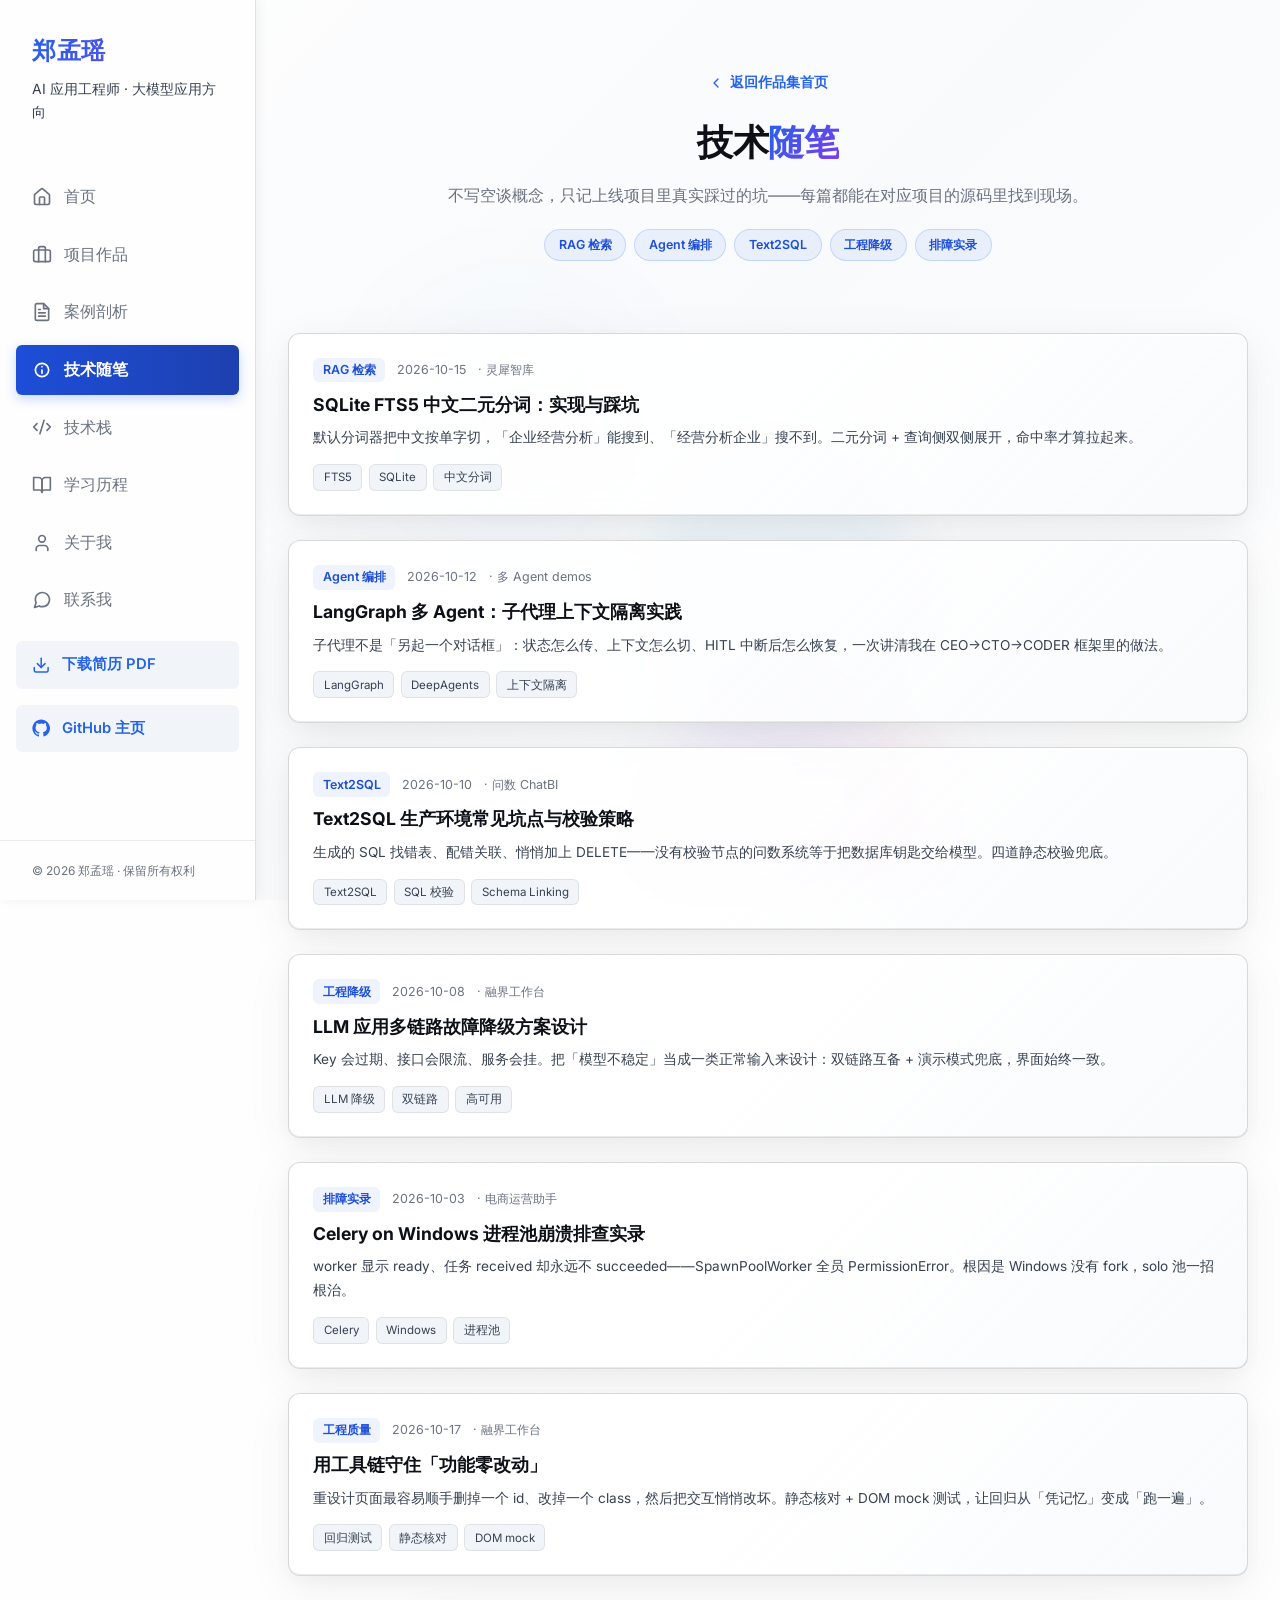
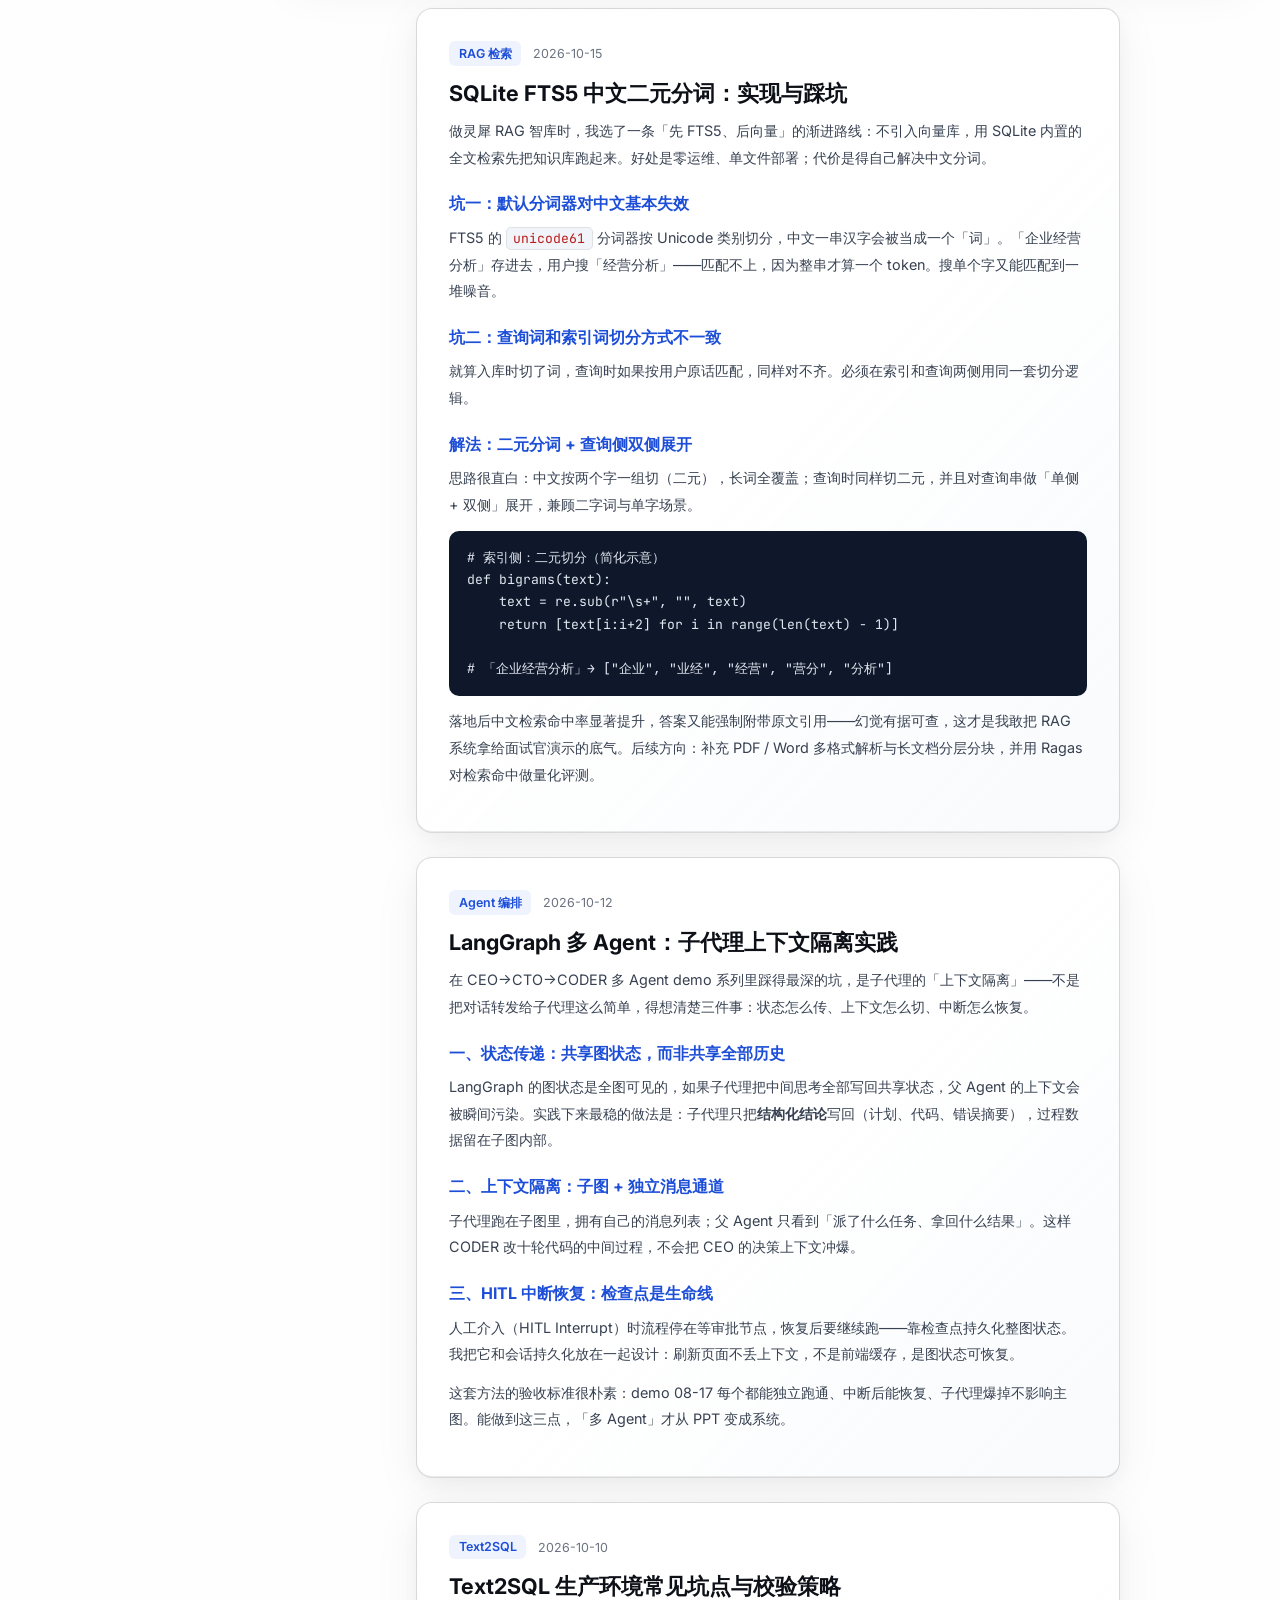
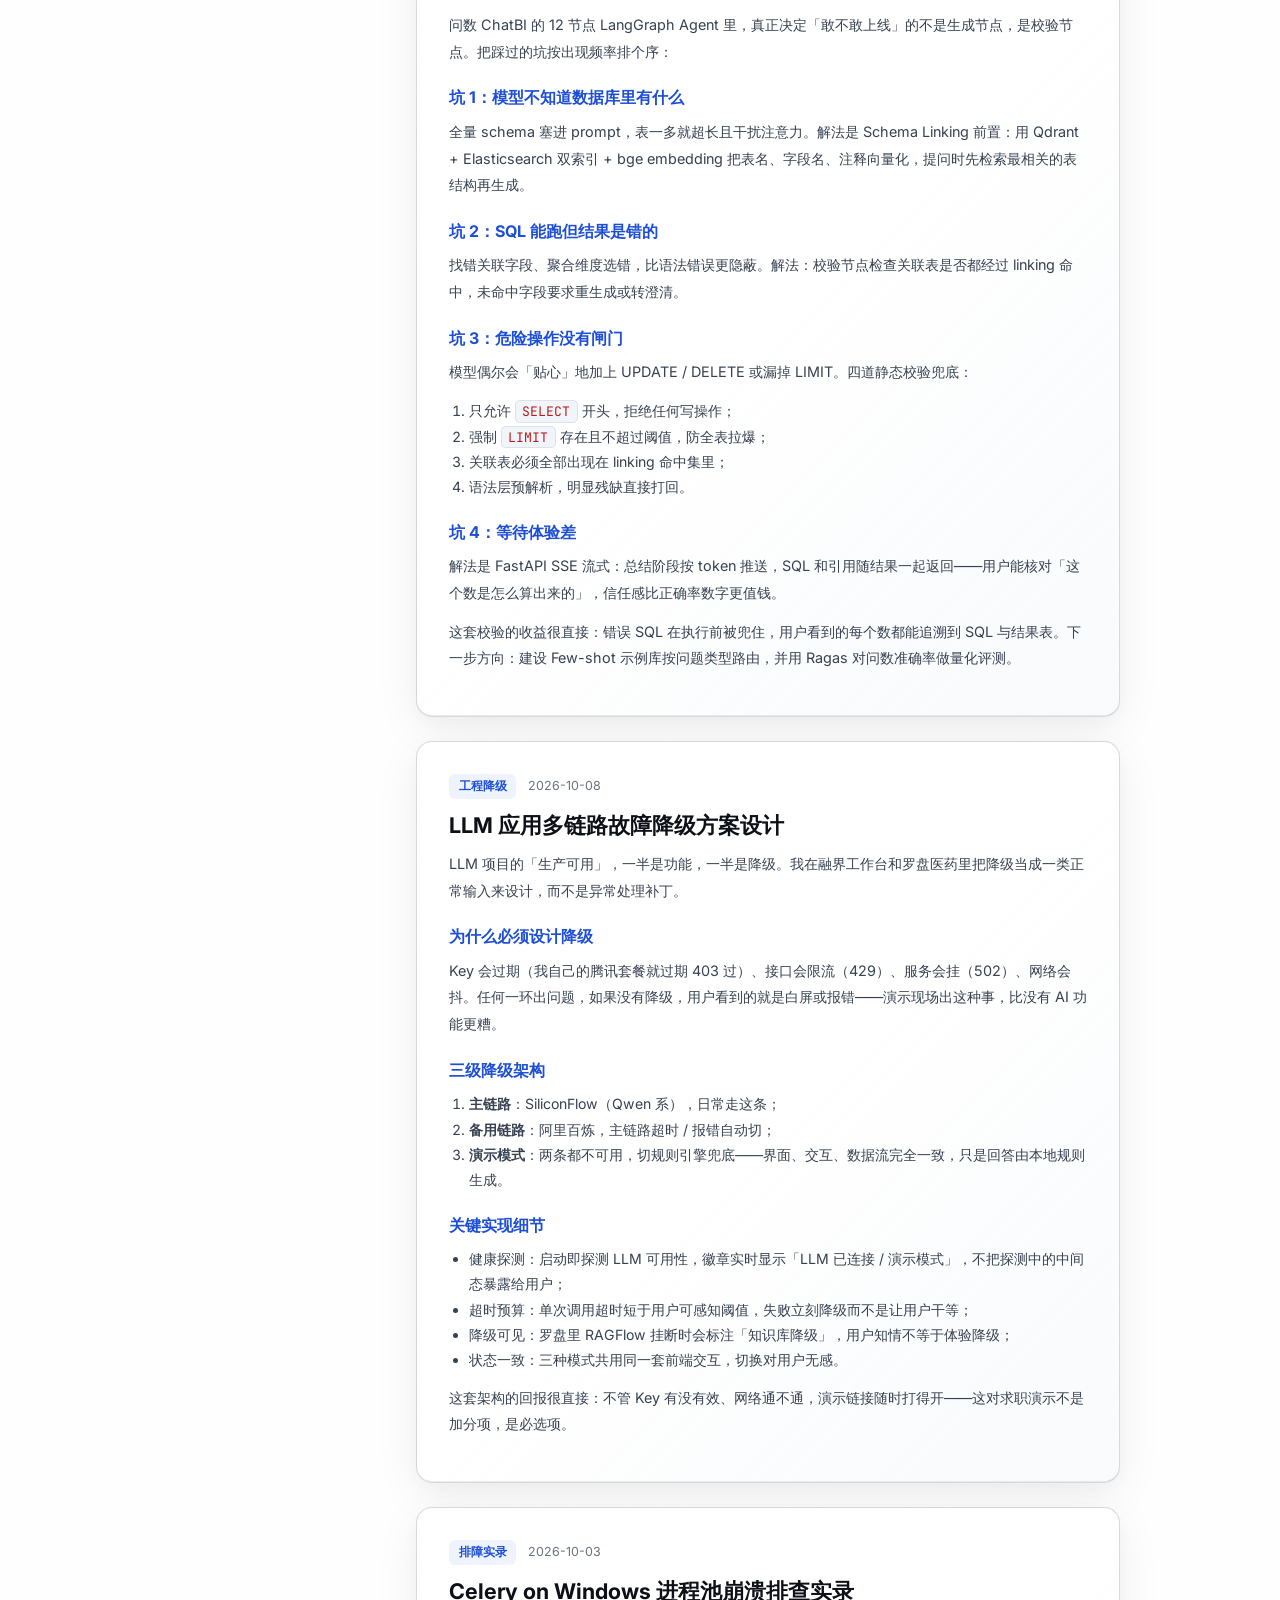
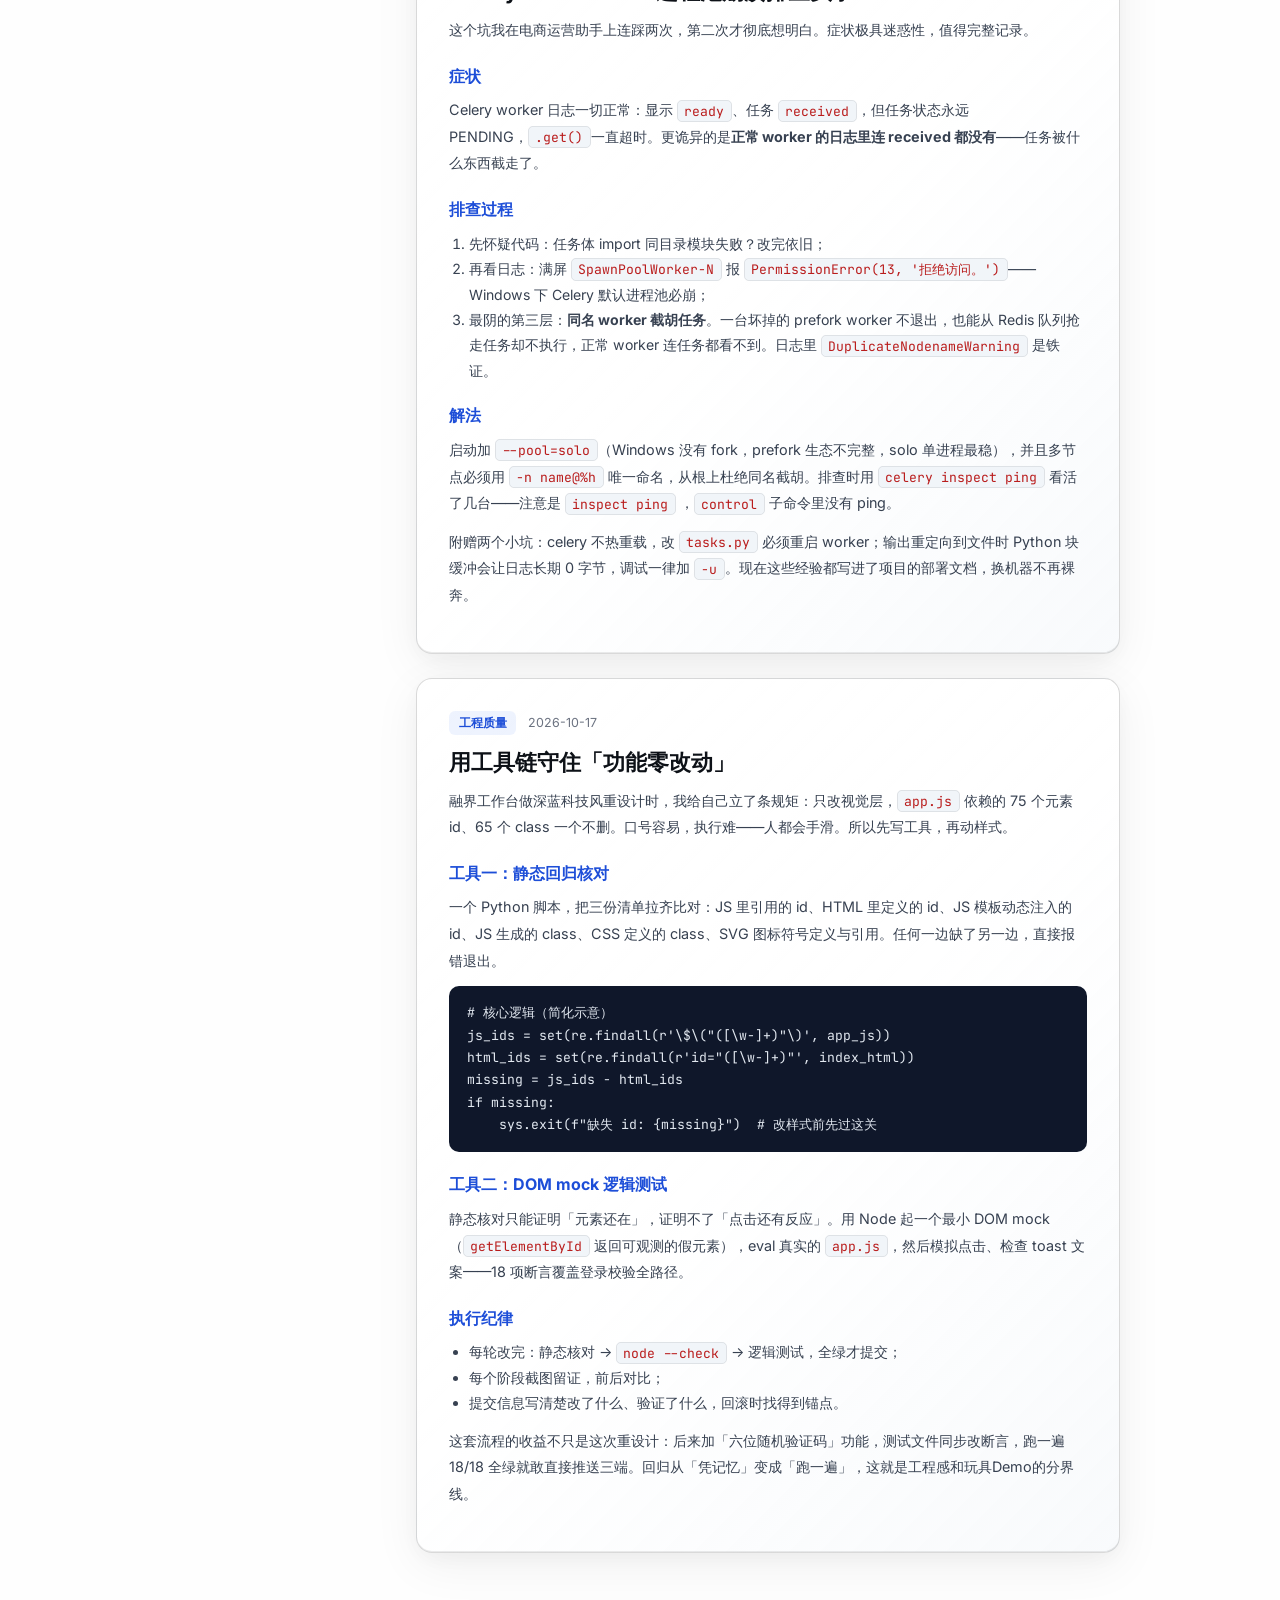
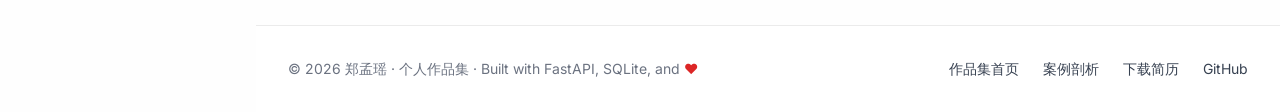
<file: static/portfolio/blog.html>
<!DOCTYPE html>
<html lang="zh-CN">
<head>
  <meta charset="UTF-8">
  <meta name="viewport" content="width=device-width, initial-scale=1.0">
  <title>技术随笔 | FTS5 分词 · 子代理隔离 · Text2SQL 校验 · LLM 降级 | 郑孟瑶作品集</title>
  <meta name="description" content="郑孟瑶的技术随笔：SQLite FTS5 中文二元分词踩坑、LangGraph 子代理上下文隔离、Text2SQL 校验策略、LLM 多链路降级方案、Celery on Windows 排查实录——全部来自上线项目的真实经验。">
  <link rel="stylesheet" href="https://fonts.loli.net/css2?family=Inter:wght@400;500;600;700;800&family=JetBrains+Mono:wght@400;600&display=swap">
  <link rel="stylesheet" href="assets/style.css">
</head>
<body>

  <!-- ===== 移动端菜单按钮 ===== -->
  <button class="menu-btn glass-card" id="menuBtn" aria-label="菜单">
    <svg viewBox="0 0 24 24" fill="none" stroke="currentColor" stroke-width="2" stroke-linecap="round"><line x1="4" x2="20" y1="12" y2="12"/><line x1="4" x2="20" y1="6" y2="6"/><line x1="4" x2="20" y1="18" y2="18"/></svg>
  </button>

  <!-- ===== 左侧玻璃侧边栏 ===== -->
  <aside class="sidebar" id="sidebar">
    <div class="sidebar-head">
      <h1 class="sidebar-logo">郑孟瑶</h1>
      <p class="sidebar-tag">AI 应用工程师 · 大模型应用方向</p>
    </div>
    <nav class="sidebar-nav">
      <ul>
        <li><a href="index.html#home" class="nav-item">
          <svg viewBox="0 0 24 24" fill="none" stroke="currentColor" stroke-width="2" stroke-linecap="round" stroke-linejoin="round"><path d="M15 21v-8a1 1 0 0 0-1-1h-4a1 1 0 0 0-1 1v8"/><path d="M3 10a2 2 0 0 1 .709-1.528l7-5.999a2 2 0 0 1 2.582 0l7 5.999A2 2 0 0 1 21 10v9a2 2 0 0 1-2 2H5a2 2 0 0 1-2-2z"/></svg>
          <span>首页</span></a></li>
        <li><a href="index.html#projects" class="nav-item">
          <svg viewBox="0 0 24 24" fill="none" stroke="currentColor" stroke-width="2" stroke-linecap="round" stroke-linejoin="round"><path d="M16 20V4a2 2 0 0 0-2-2h-4a2 2 0 0 0-2 2v16"/><rect width="20" height="14" x="2" y="6" rx="2"/></svg>
          <span>项目作品</span></a></li>
        <li><a href="cases.html" class="nav-item">
          <svg viewBox="0 0 24 24" fill="none" stroke="currentColor" stroke-width="2" stroke-linecap="round" stroke-linejoin="round"><path d="M14 2H6a2 2 0 0 0-2 2v16a2 2 0 0 0 2 2h12a2 2 0 0 0 2-2V8z"/><path d="M14 2v6h6"/><path d="M16 13H8"/><path d="M16 17H8"/><path d="M10 9H8"/></svg>
          <span>案例剖析</span></a></li>
        <li><a href="blog.html" class="nav-item active">
          <svg viewBox="0 0 24 24" fill="none" stroke="currentColor" stroke-width="2" stroke-linecap="round" stroke-linejoin="round"><path d="M12 20a8 8 0 1 0 0-16 8 8 0 0 0 0 16z"/><path d="M12 16v-4"/><path d="M12 8h.01"/></svg>
          <span>技术随笔</span></a></li>
        <li><a href="index.html#stack" class="nav-item">
          <svg viewBox="0 0 24 24" fill="none" stroke="currentColor" stroke-width="2" stroke-linecap="round" stroke-linejoin="round"><path d="m18 16 4-4-4-4"/><path d="m6 8-4 4 4 4"/><path d="m14.5 4-5 16"/></svg>
          <span>技术栈</span></a></li>
        <li><a href="index.html#journey" class="nav-item">
          <svg viewBox="0 0 24 24" fill="none" stroke="currentColor" stroke-width="2" stroke-linecap="round" stroke-linejoin="round"><path d="M2 3h6a4 4 0 0 1 4 4v14a3 3 0 0 0-3-3H2z"/><path d="M22 3h-6a4 4 0 0 0-4 4v14a3 3 0 0 1 3-3h7z"/></svg>
          <span>学习历程</span></a></li>
        <li><a href="index.html#about" class="nav-item">
          <svg viewBox="0 0 24 24" fill="none" stroke="currentColor" stroke-width="2" stroke-linecap="round" stroke-linejoin="round"><path d="M19 21v-2a4 4 0 0 0-4-4H9a4 4 0 0 0-4 4v2"/><circle cx="12" cy="7" r="4"/></svg>
          <span>关于我</span></a></li>
        <li><a href="index.html#contact" class="nav-item">
          <svg viewBox="0 0 24 24" fill="none" stroke="currentColor" stroke-width="2" stroke-linecap="round" stroke-linejoin="round"><path d="M21 11.5a8.38 8.38 0 0 1-.9 3.8 8.5 8.5 0 0 1-7.6 4.7 8.38 8.38 0 0 1-3.8-.9L3 21l1.9-5.7a8.38 8.38 0 0 1-.9-3.8 8.5 8.5 0 0 1 4.7-7.6 8.38 8.38 0 0 1 3.8-.9h.5a8.48 8.48 0 0 1 8 8v.5z"/></svg>
          <span>联系我</span></a></li>
      </ul>
      <a class="nav-resume" href="assets/郑孟瑶简历.pdf" download>
        <svg viewBox="0 0 24 24" fill="none" stroke="currentColor" stroke-width="2" stroke-linecap="round" stroke-linejoin="round"><path d="M21 15v4a2 2 0 0 1-2 2H5a2 2 0 0 1-2-2v-4"/><polyline points="7 10 12 15 17 10"/><line x1="12" x2="12" y1="15" y2="3"/></svg>
        <span>下载简历 PDF</span>
      </a>
      <a class="nav-resume" href="https://github.com/itzmy-web" target="_blank" rel="noopener">
        <svg viewBox="0 0 24 24" fill="currentColor" stroke="none"><path d="M12 .5C5.65.5.5 5.65.5 12c0 5.08 3.29 9.39 7.86 10.91.58.11.79-.25.79-.55v-2.17c-3.2.7-3.87-1.36-3.87-1.36-.52-1.33-1.28-1.68-1.28-1.68-1.04-.71.08-.7.08-.7 1.15.08 1.76 1.18 1.76 1.18 1.03 1.76 2.7 1.25 3.36.96.1-.75.4-1.25.72-1.54-2.55-.29-5.23-1.28-5.23-5.68 0-1.26.45-2.28 1.18-3.09-.12-.29-.51-1.46.11-3.05 0 0 .96-.31 3.15 1.18a10.9 10.9 0 0 1 5.74 0c2.19-1.49 3.15-1.18 3.15-1.18.62 1.59.23 2.76.11 3.05.73.81 1.18 1.83 1.18 3.09 0 4.41-2.69 5.38-5.25 5.66.41.35.77 1.05.77 2.12v3.14c0 .3.21.67.8.55A11.51 11.51 0 0 0 23.5 12C23.5 5.65 18.35.5 12 .5z"/></svg>
        <span>GitHub 主页</span>
      </a>
    </nav>
    <div class="sidebar-foot">© 2026 郑孟瑶 · 保留所有权利</div>
  </aside>

  <!-- ===== 主内容区 ===== -->
  <main class="main">
    <div class="page-bg"></div>
    <div class="page-orbs">
      <span class="page-orb orb-a"></span>
      <span class="page-orb orb-b"></span>
      <span class="page-orb orb-c"></span>
    </div>

    <!-- ===== 页头 ===== -->
    <section class="sub-hero">
      <div class="sub-hero-inner">
        <a class="sub-back" href="index.html">
          <svg viewBox="0 0 24 24" fill="none" stroke="currentColor" stroke-width="2" stroke-linecap="round" stroke-linejoin="round"><path d="m15 18-6-6 6-6"/></svg>
          返回作品集首页
        </a>
        <h1>技术<span class="grad-text">随笔</span></h1>
        <p>不写空谈概念，只记上线项目里真实踩过的坑——每篇都能在对应项目的源码里找到现场。</p>
        <div class="sub-chips">
          <span>RAG 检索</span><span>Agent 编排</span><span>Text2SQL</span><span>工程降级</span><span>排障实录</span>
        </div>
      </div>
    </section>

    <!-- ===== 文章列表 ===== -->
    <section class="post-grid">
      <article class="glass-ultra post-card reveal">
        <div class="post-meta"><span class="post-cat">RAG 检索</span><span>2026-10-15</span><span>· 灵犀智库</span></div>
        <h2><a href="#post-1">SQLite FTS5 中文二元分词：实现与踩坑</a></h2>
        <p>默认分词器把中文按单字切，「企业经营分析」能搜到、「经营分析企业」搜不到。二元分词 + 查询侧双侧展开，命中率才算拉起来。</p>
        <div class="post-tags"><span>FTS5</span><span>SQLite</span><span>中文分词</span></div>
      </article>

      <article class="glass-ultra post-card reveal">
        <div class="post-meta"><span class="post-cat">Agent 编排</span><span>2026-10-12</span><span>· 多 Agent demos</span></div>
        <h2><a href="#post-2">LangGraph 多 Agent：子代理上下文隔离实践</a></h2>
        <p>子代理不是「另起一个对话框」：状态怎么传、上下文怎么切、HITL 中断后怎么恢复，一次讲清我在 CEO→CTO→CODER 框架里的做法。</p>
        <div class="post-tags"><span>LangGraph</span><span>DeepAgents</span><span>上下文隔离</span></div>
      </article>

      <article class="glass-ultra post-card reveal">
        <div class="post-meta"><span class="post-cat">Text2SQL</span><span>2026-10-10</span><span>· 问数 ChatBI</span></div>
        <h2><a href="#post-3">Text2SQL 生产环境常见坑点与校验策略</a></h2>
        <p>生成的 SQL 找错表、配错关联、悄悄加上 DELETE——没有校验节点的问数系统等于把数据库钥匙交给模型。四道静态校验兜底。</p>
        <div class="post-tags"><span>Text2SQL</span><span>SQL 校验</span><span>Schema Linking</span></div>
      </article>

      <article class="glass-ultra post-card reveal">
        <div class="post-meta"><span class="post-cat">工程降级</span><span>2026-10-08</span><span>· 融界工作台</span></div>
        <h2><a href="#post-4">LLM 应用多链路故障降级方案设计</a></h2>
        <p>Key 会过期、接口会限流、服务会挂。把「模型不稳定」当成一类正常输入来设计：双链路互备 + 演示模式兜底，界面始终一致。</p>
        <div class="post-tags"><span>LLM 降级</span><span>双链路</span><span>高可用</span></div>
      </article>

      <article class="glass-ultra post-card reveal">
        <div class="post-meta"><span class="post-cat">排障实录</span><span>2026-10-03</span><span>· 电商运营助手</span></div>
        <h2><a href="#post-5">Celery on Windows 进程池崩溃排查实录</a></h2>
        <p>worker 显示 ready、任务 received 却永远不 succeeded——SpawnPoolWorker 全员 PermissionError。根因是 Windows 没有 fork，solo 池一招根治。</p>
        <div class="post-tags"><span>Celery</span><span>Windows</span><span>进程池</span></div>
      </article>

      <article class="glass-ultra post-card reveal">
        <div class="post-meta"><span class="post-cat">工程质量</span><span>2026-10-17</span><span>· 融界工作台</span></div>
        <h2><a href="#post-6">用工具链守住「功能零改动」</a></h2>
        <p>重设计页面最容易顺手删掉一个 id、改掉一个 class，然后把交互悄悄改坏。静态核对 + DOM mock 测试，让回归从「凭记忆」变成「跑一遍」。</p>
        <div class="post-tags"><span>回归测试</span><span>静态核对</span><span>DOM mock</span></div>
      </article>
    </section>

    <!-- ===== 文章正文 ===== -->
    <section class="post-full">

      <article class="glass-ultra post-full-card reveal" id="post-1">
        <div class="post-meta"><span class="post-cat">RAG 检索</span><span>2026-10-15</span></div>
        <h2>SQLite FTS5 中文二元分词：实现与踩坑</h2>
        <p>做灵犀 RAG 智库时，我选了一条「先 FTS5、后向量」的渐进路线：不引入向量库，用 SQLite 内置的全文检索先把知识库跑起来。好处是零运维、单文件部署；代价是得自己解决中文分词。</p>
        <h3>坑一：默认分词器对中文基本失效</h3>
        <p>FTS5 的 <code>unicode61</code> 分词器按 Unicode 类别切分，中文一串汉字会被当成一个「词」。「企业经营分析」存进去，用户搜「经营分析」——匹配不上，因为整串才算一个 token。搜单个字又能匹配到一堆噪音。</p>
        <h3>坑二：查询词和索引词切分方式不一致</h3>
        <p>就算入库时切了词，查询时如果按用户原话匹配，同样对不齐。必须在索引和查询两侧用同一套切分逻辑。</p>
        <h3>解法：二元分词 + 查询侧双侧展开</h3>
        <p>思路很直白：中文按两个字一组切（二元），长词全覆盖；查询时同样切二元，并且对查询串做「单侧 + 双侧」展开，兼顾二字词与单字场景。</p>
        <pre><code># 索引侧：二元切分（简化示意）
def bigrams(text):
    text = re.sub(r"\s+", "", text)
    return [text[i:i+2] for i in range(len(text) - 1)]

# 「企业经营分析」→ ["企业", "业经", "经营", "营分", "分析"]</code></pre>
        <p>落地后中文检索命中率显著提升，答案又能强制附带原文引用——幻觉有据可查，这才是我敢把 RAG 系统拿给面试官演示的底气。后续方向：补充 PDF / Word 多格式解析与长文档分层分块，并用 Ragas 对检索命中做量化评测。</p>
      </article>

      <article class="glass-ultra post-full-card reveal" id="post-2">
        <div class="post-meta"><span class="post-cat">Agent 编排</span><span>2026-10-12</span></div>
        <h2>LangGraph 多 Agent：子代理上下文隔离实践</h2>
        <p>在 CEO→CTO→CODER 多 Agent demo 系列里踩得最深的坑，是子代理的「上下文隔离」——不是把对话转发给子代理这么简单，得想清楚三件事：状态怎么传、上下文怎么切、中断怎么恢复。</p>
        <h3>一、状态传递：共享图状态，而非共享全部历史</h3>
        <p>LangGraph 的图状态是全图可见的，如果子代理把中间思考全部写回共享状态，父 Agent 的上下文会被瞬间污染。实践下来最稳的做法是：子代理只把<b>结构化结论</b>写回（计划、代码、错误摘要），过程数据留在子图内部。</p>
        <h3>二、上下文隔离：子图 + 独立消息通道</h3>
        <p>子代理跑在子图里，拥有自己的消息列表；父 Agent 只看到「派了什么任务、拿回什么结果」。这样 CODER 改十轮代码的中间过程，不会把 CEO 的决策上下文冲爆。</p>
        <h3>三、HITL 中断恢复：检查点是生命线</h3>
        <p>人工介入（HITL Interrupt）时流程停在等审批节点，恢复后要继续跑——靠检查点持久化整图状态。我把它和会话持久化放在一起设计：刷新页面不丢上下文，不是前端缓存，是图状态可恢复。</p>
        <p>这套方法的验收标准很朴素：demo 08-17 每个都能独立跑通、中断后能恢复、子代理爆掉不影响主图。能做到这三点，「多 Agent」才从 PPT 变成系统。</p>
      </article>

      <article class="glass-ultra post-full-card reveal" id="post-3">
        <div class="post-meta"><span class="post-cat">Text2SQL</span><span>2026-10-10</span></div>
        <h2>Text2SQL 生产环境常见坑点与校验策略</h2>
        <p>问数 ChatBI 的 12 节点 LangGraph Agent 里，真正决定「敢不敢上线」的不是生成节点，是校验节点。把踩过的坑按出现频率排个序：</p>
        <h3>坑 1：模型不知道数据库里有什么</h3>
        <p>全量 schema 塞进 prompt，表一多就超长且干扰注意力。解法是 Schema Linking 前置：用 Qdrant + Elasticsearch 双索引 + bge embedding 把表名、字段名、注释向量化，提问时先检索最相关的表结构再生成。</p>
        <h3>坑 2：SQL 能跑但结果是错的</h3>
        <p>找错关联字段、聚合维度选错，比语法错误更隐蔽。解法：校验节点检查关联表是否都经过 linking 命中，未命中字段要求重生成或转澄清。</p>
        <h3>坑 3：危险操作没有闸门</h3>
        <p>模型偶尔会「贴心」地加上 UPDATE / DELETE 或漏掉 LIMIT。四道静态校验兜底：</p>
        <ol>
          <li>只允许 <code>SELECT</code> 开头，拒绝任何写操作；</li>
          <li>强制 <code>LIMIT</code> 存在且不超过阈值，防全表拉爆；</li>
          <li>关联表必须全部出现在 linking 命中集里；</li>
          <li>语法层预解析，明显残缺直接打回。</li>
        </ol>
        <h3>坑 4：等待体验差</h3>
        <p>解法是 FastAPI SSE 流式：总结阶段按 token 推送，SQL 和引用随结果一起返回——用户能核对「这个数是怎么算出来的」，信任感比正确率数字更值钱。</p>
        <p>这套校验的收益很直接：错误 SQL 在执行前被兜住，用户看到的每个数都能追溯到 SQL 与结果表。下一步方向：建设 Few-shot 示例库按问题类型路由，并用 Ragas 对问数准确率做量化评测。</p>
      </article>

      <article class="glass-ultra post-full-card reveal" id="post-4">
        <div class="post-meta"><span class="post-cat">工程降级</span><span>2026-10-08</span></div>
        <h2>LLM 应用多链路故障降级方案设计</h2>
        <p>LLM 项目的「生产可用」，一半是功能，一半是降级。我在融界工作台和罗盘医药里把降级当成一类正常输入来设计，而不是异常处理补丁。</p>
        <h3>为什么必须设计降级</h3>
        <p>Key 会过期（我自己的腾讯套餐就过期 403 过）、接口会限流（429）、服务会挂（502）、网络会抖。任何一环出问题，如果没有降级，用户看到的就是白屏或报错——演示现场出这种事，比没有 AI 功能更糟。</p>
        <h3>三级降级架构</h3>
        <ol>
          <li><b>主链路</b>：SiliconFlow（Qwen 系），日常走这条；</li>
          <li><b>备用链路</b>：阿里百炼，主链路超时 / 报错自动切；</li>
          <li><b>演示模式</b>：两条都不可用，切规则引擎兜底——界面、交互、数据流完全一致，只是回答由本地规则生成。</li>
        </ol>
        <h3>关键实现细节</h3>
        <ul>
          <li>健康探测：启动即探测 LLM 可用性，徽章实时显示「LLM 已连接 / 演示模式」，不把探测中的中间态暴露给用户；</li>
          <li>超时预算：单次调用超时短于用户可感知阈值，失败立刻降级而不是让用户干等；</li>
          <li>降级可见：罗盘里 RAGFlow 挂断时会标注「知识库降级」，用户知情不等于体验降级；</li>
          <li>状态一致：三种模式共用同一套前端交互，切换对用户无感。</li>
        </ul>
        <p>这套架构的回报很直接：不管 Key 有没有效、网络通不通，演示链接随时打得开——这对求职演示不是加分项，是必选项。</p>
      </article>

      <article class="glass-ultra post-full-card reveal" id="post-5">
        <div class="post-meta"><span class="post-cat">排障实录</span><span>2026-10-03</span></div>
        <h2>Celery on Windows 进程池崩溃排查实录</h2>
        <p>这个坑我在电商运营助手上连踩两次，第二次才彻底想明白。症状极具迷惑性，值得完整记录。</p>
        <h3>症状</h3>
        <p>Celery worker 日志一切正常：显示 <code>ready</code>、任务 <code>received</code>，但任务状态永远 PENDING，<code>.get()</code>一直超时。更诡异的是<b>正常 worker 的日志里连 received 都没有</b>——任务被什么东西截走了。</p>
        <h3>排查过程</h3>
        <ol>
          <li>先怀疑代码：任务体 import 同目录模块失败？改完依旧；</li>
          <li>再看日志：满屏 <code>SpawnPoolWorker-N</code> 报 <code>PermissionError(13, '拒绝访问。')</code>——Windows 下 Celery 默认进程池必崩；</li>
          <li>最阴的第三层：<b>同名 worker 截胡任务</b>。一台坏掉的 prefork worker 不退出，也能从 Redis 队列抢走任务却不执行，正常 worker 连任务都看不到。日志里 <code>DuplicateNodenameWarning</code> 是铁证。</li>
        </ol>
        <h3>解法</h3>
        <p>启动加 <code>--pool=solo</code>（Windows 没有 fork，prefork 生态不完整，solo 单进程最稳），并且多节点必须用 <code>-n name@%h</code> 唯一命名，从根上杜绝同名截胡。排查时用 <code>celery inspect ping</code> 看活了几台——注意是 <code>inspect ping</code> ，<code>control</code> 子命令里没有 ping。</p>
        <p>附赠两个小坑：celery 不热重载，改 <code>tasks.py</code> 必须重启 worker；输出重定向到文件时 Python 块缓冲会让日志长期 0 字节，调试一律加 <code>-u</code>。现在这些经验都写进了项目的部署文档，换机器不再裸奔。</p>
      </article>

      <article class="glass-ultra post-full-card reveal" id="post-6">
        <div class="post-meta"><span class="post-cat">工程质量</span><span>2026-10-17</span></div>
        <h2>用工具链守住「功能零改动」</h2>
        <p>融界工作台做深蓝科技风重设计时，我给自己立了条规矩：只改视觉层，<code>app.js</code> 依赖的 75 个元素 id、65 个 class 一个不删。口号容易，执行难——人都会手滑。所以先写工具，再动样式。</p>
        <h3>工具一：静态回归核对</h3>
        <p>一个 Python 脚本，把三份清单拉齐比对：JS 里引用的 id、HTML 里定义的 id、JS 模板动态注入的 id、JS 生成的 class、CSS 定义的 class、SVG 图标符号定义与引用。任何一边缺了另一边，直接报错退出。</p>
        <pre><code># 核心逻辑（简化示意）
js_ids = set(re.findall(r'\$\("([\w-]+)"\)', app_js))
html_ids = set(re.findall(r'id="([\w-]+)"', index_html))
missing = js_ids - html_ids
if missing:
    sys.exit(f"缺失 id: {missing}")  # 改样式前先过这关</code></pre>
        <h3>工具二：DOM mock 逻辑测试</h3>
        <p>静态核对只能证明「元素还在」，证明不了「点击还有反应」。用 Node 起一个最小 DOM mock（<code>getElementById</code> 返回可观测的假元素），eval 真实的 <code>app.js</code>，然后模拟点击、检查 toast 文案——18 项断言覆盖登录校验全路径。</p>
        <h3>执行纪律</h3>
        <ul>
          <li>每轮改完：静态核对 → <code>node --check</code> → 逻辑测试，全绿才提交；</li>
          <li>每个阶段截图留证，前后对比；</li>
          <li>提交信息写清楚改了什么、验证了什么，回滚时找得到锚点。</li>
        </ul>
        <p>这套流程的收益不只是这次重设计：后来加「六位随机验证码」功能，测试文件同步改断言，跑一遍 18/18 全绿就敢直接推送三端。回归从「凭记忆」变成「跑一遍」，这就是工程感和玩具Demo的分界线。</p>
      </article>
    </section>

    <!-- ===== 页脚 ===== -->
    <footer class="footer">
      <div class="footer-inner">
        <p class="footer-copy">© <span id="year">2026</span> 郑孟瑶 · 个人作品集 · Built with FastAPI, SQLite, and <span class="footer-love">❤</span></p>
        <div class="footer-links">
          <a href="index.html">作品集首页</a>
          <a href="cases.html">案例剖析</a>
          <a href="assets/郑孟瑶简历.pdf" download>下载简历</a>
          <a href="https://github.com/itzmy-web" target="_blank" rel="noopener">GitHub</a>
        </div>
      </div>
    </footer>
  </main>

  <script src="assets/main.js"></script>
</body>
</html>
</file>
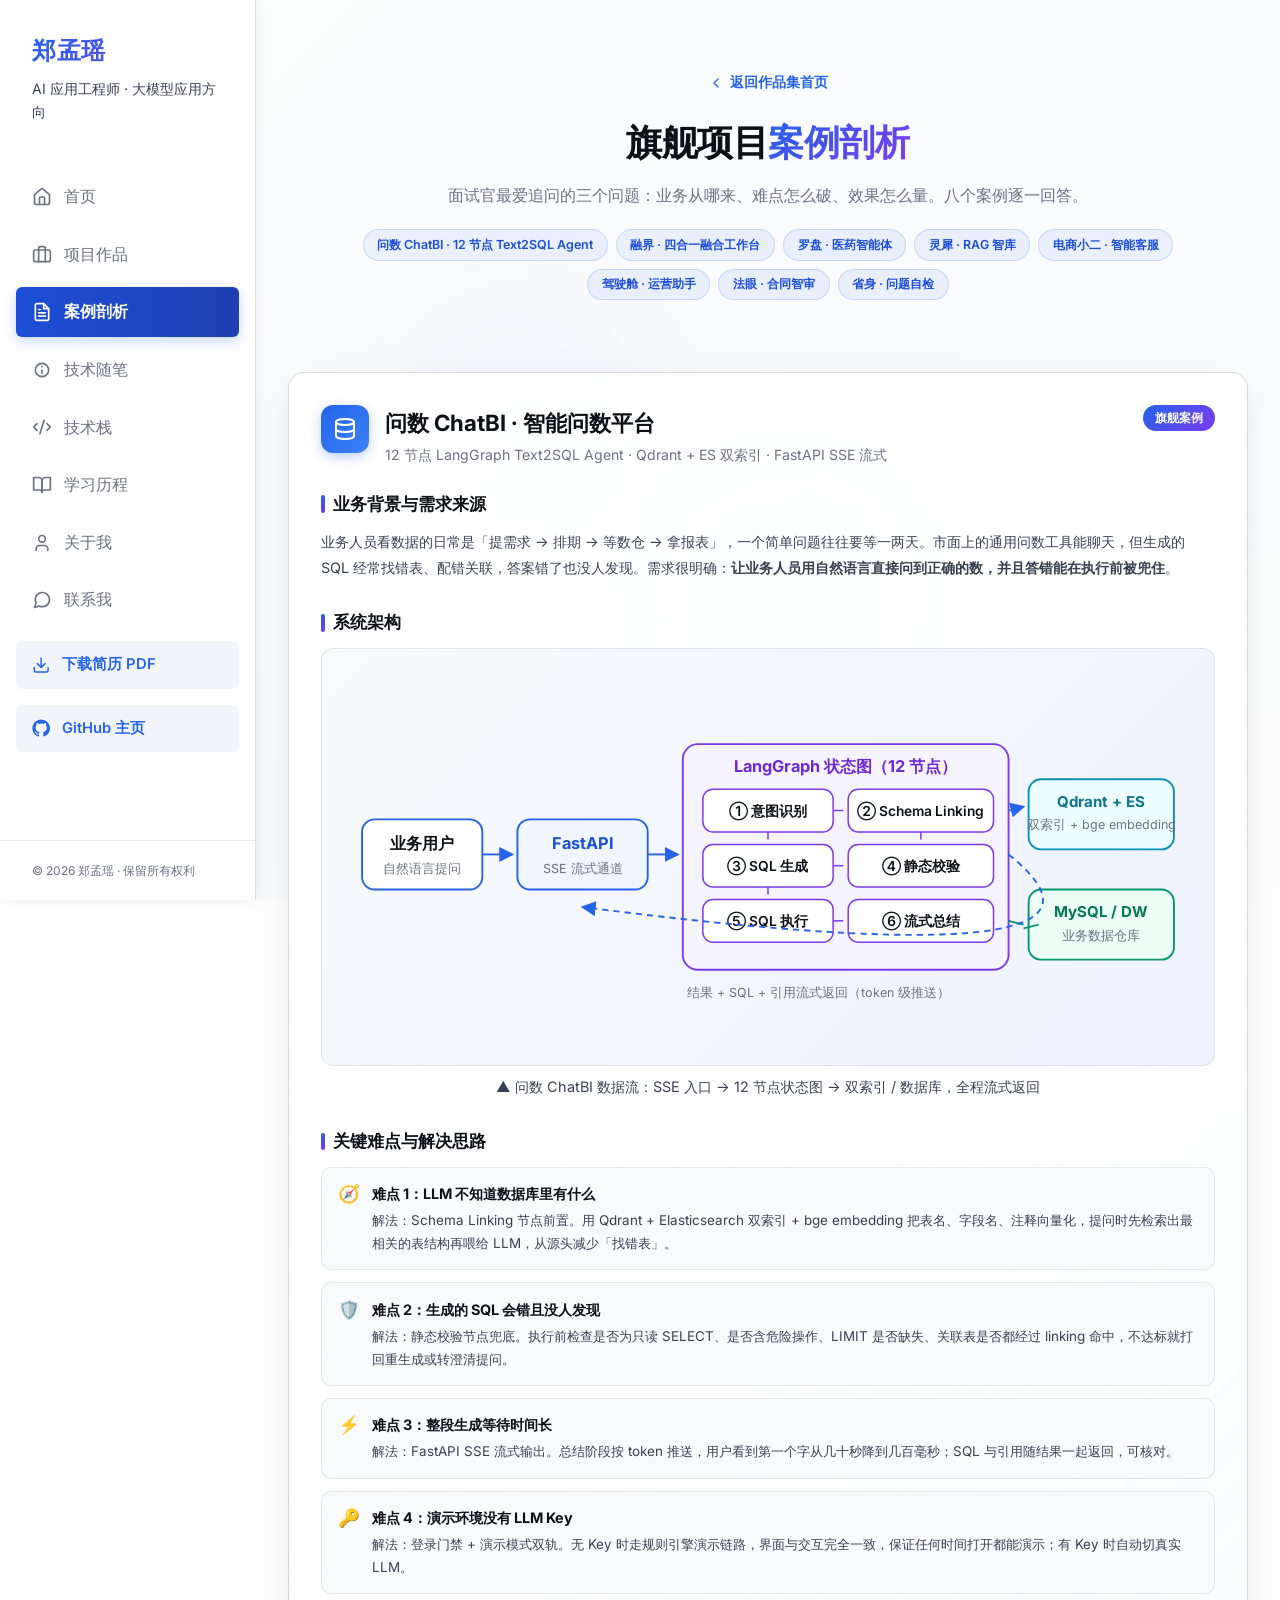
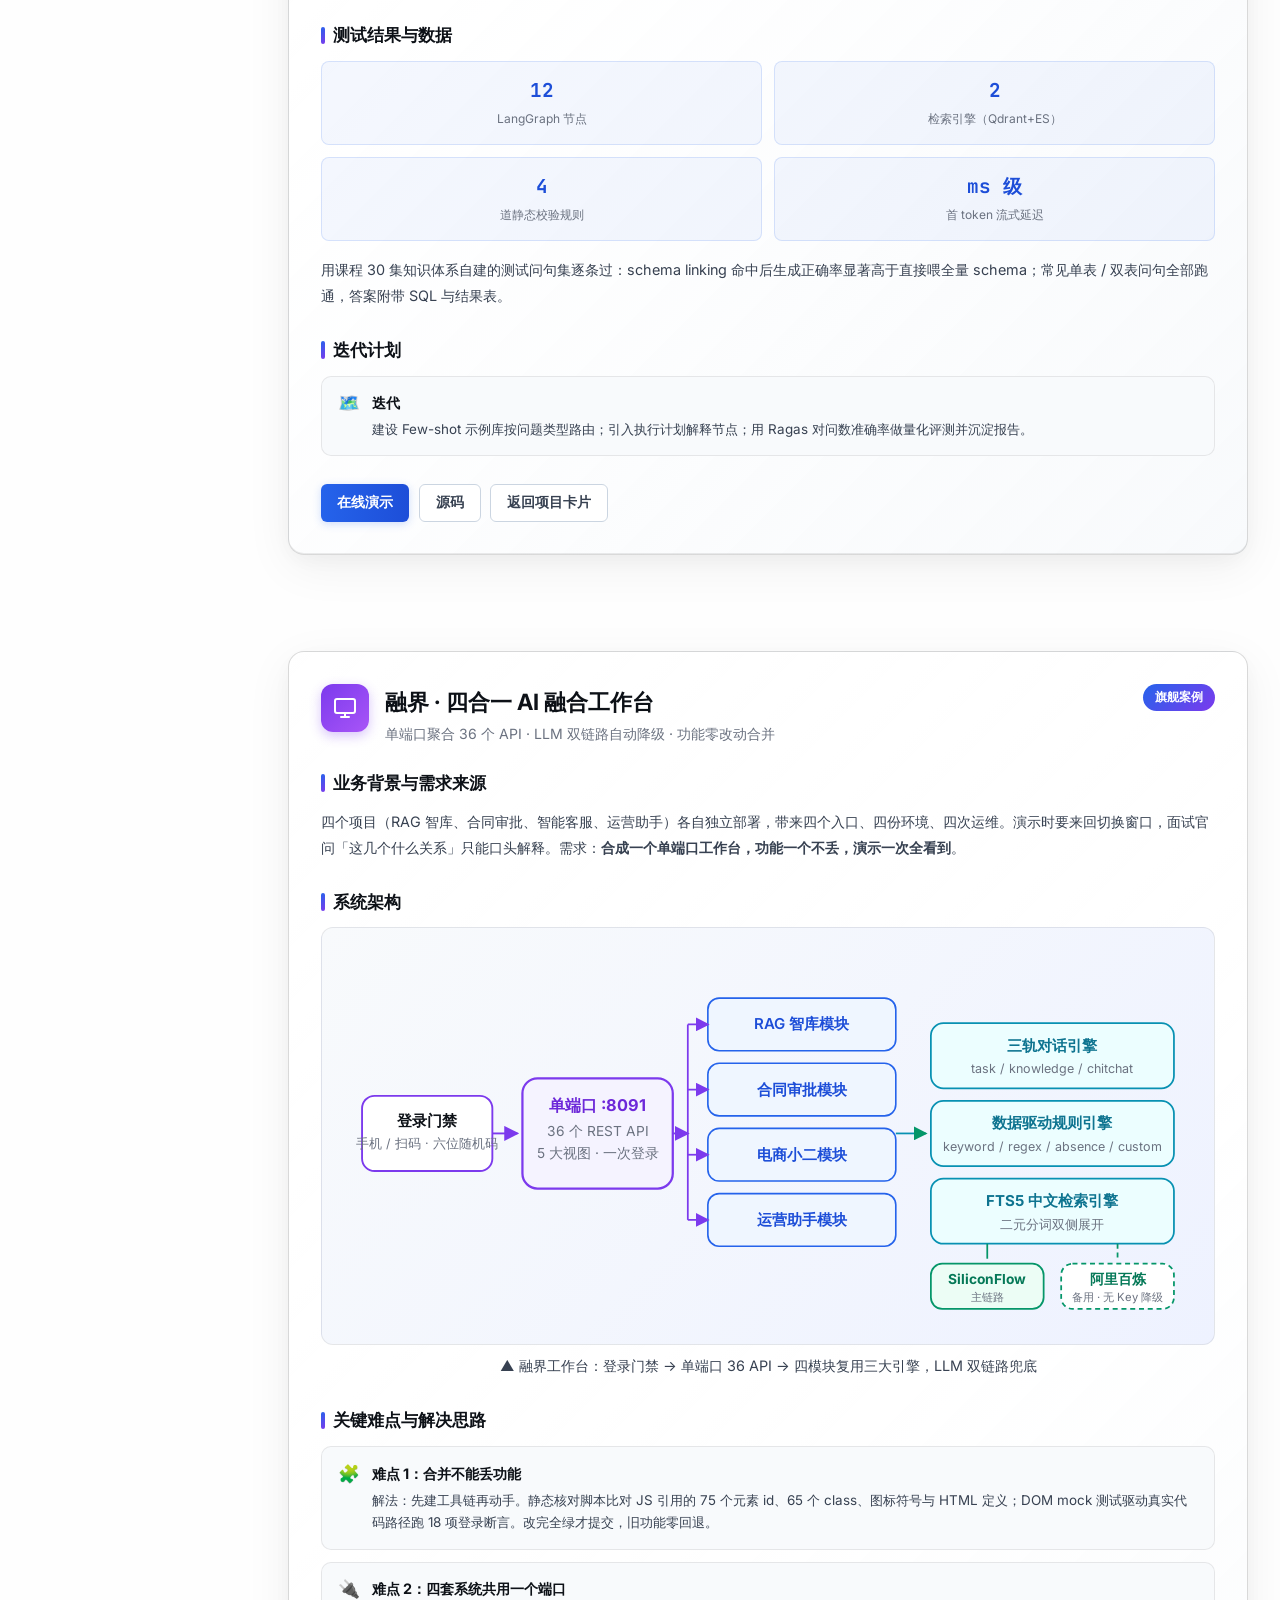
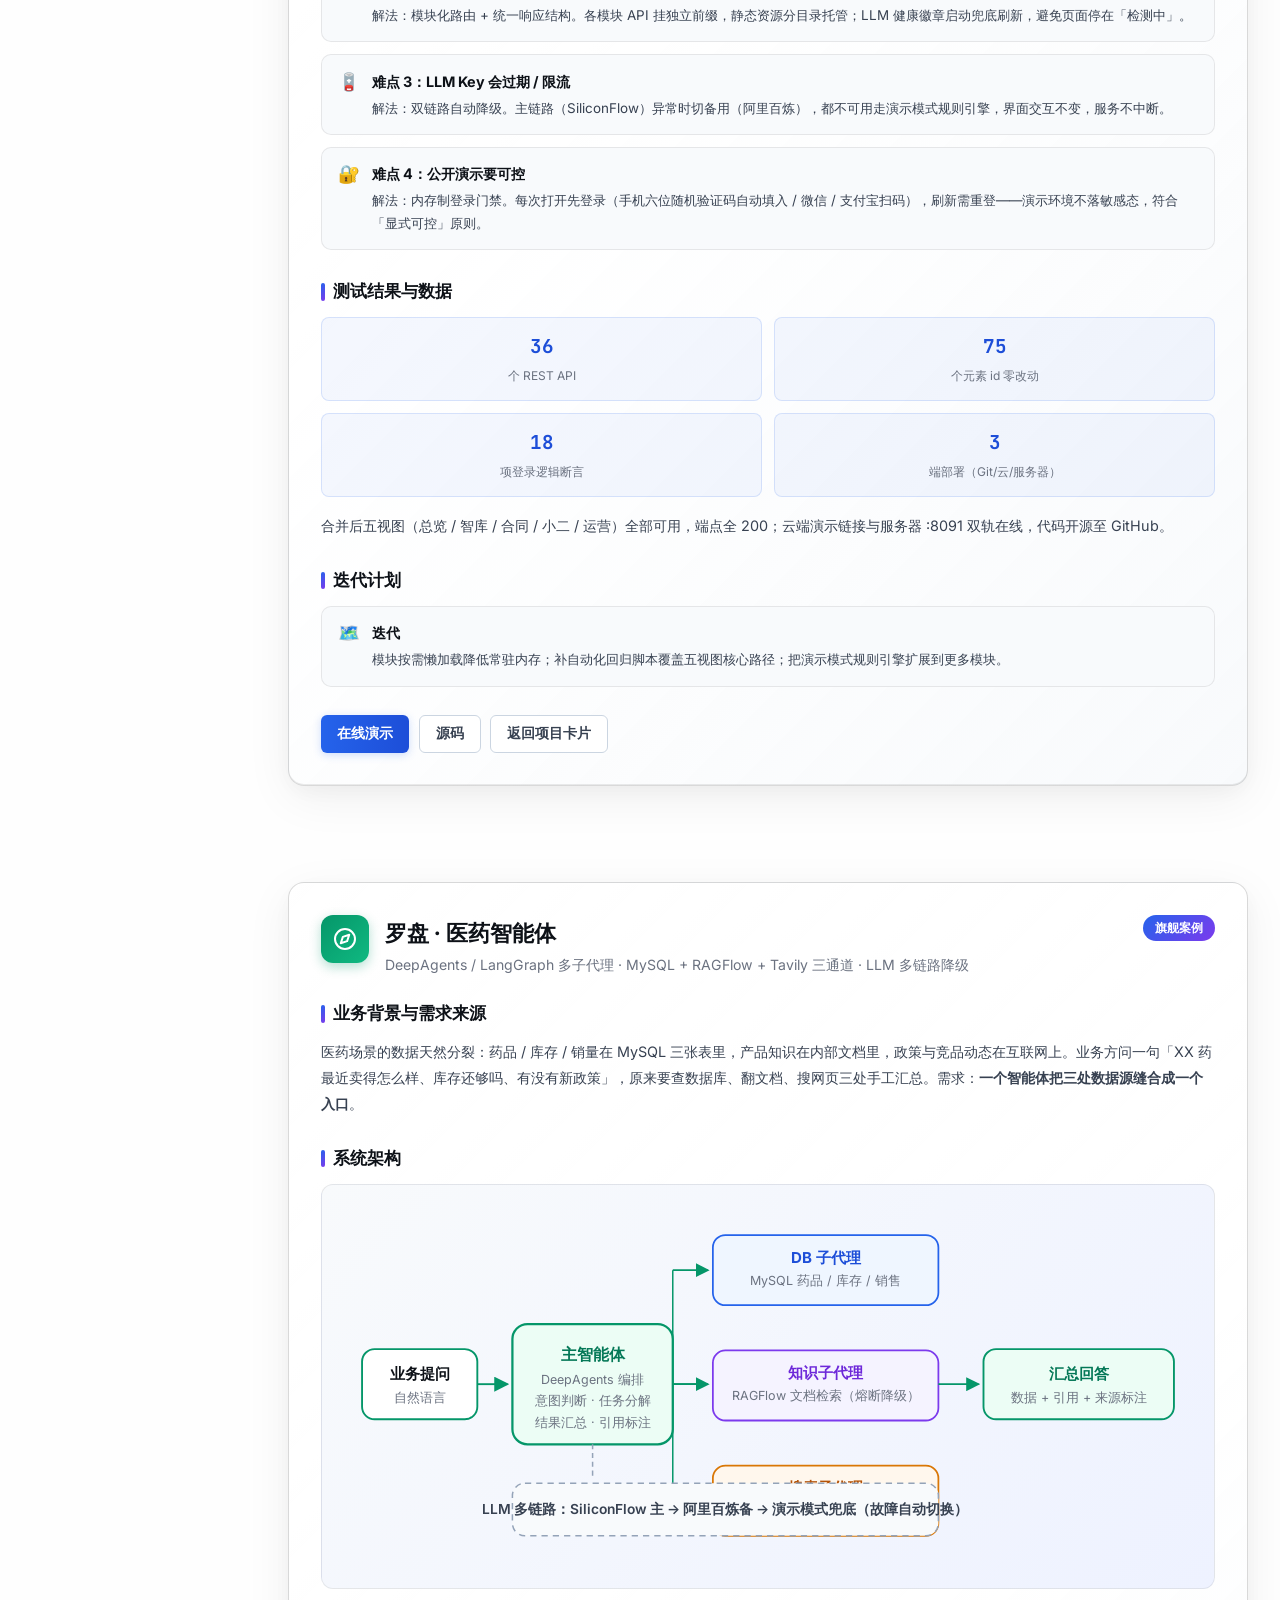
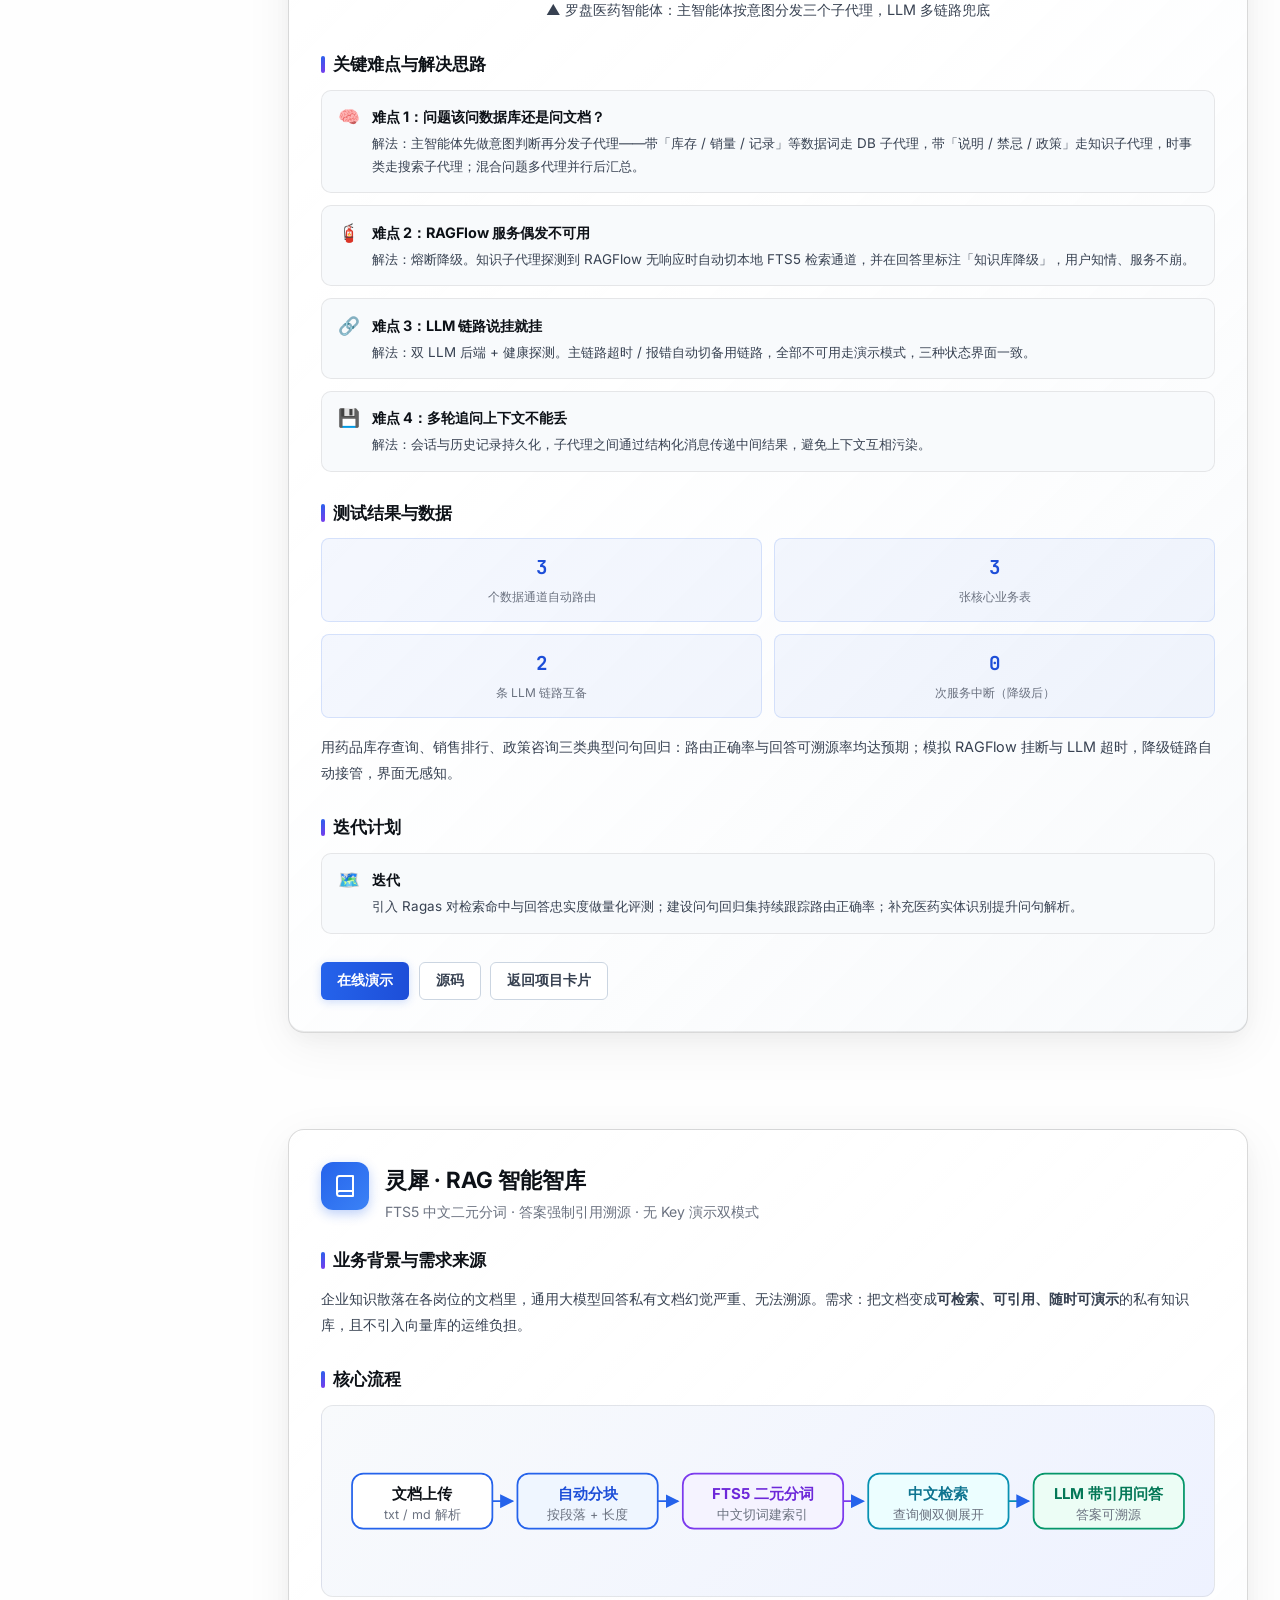
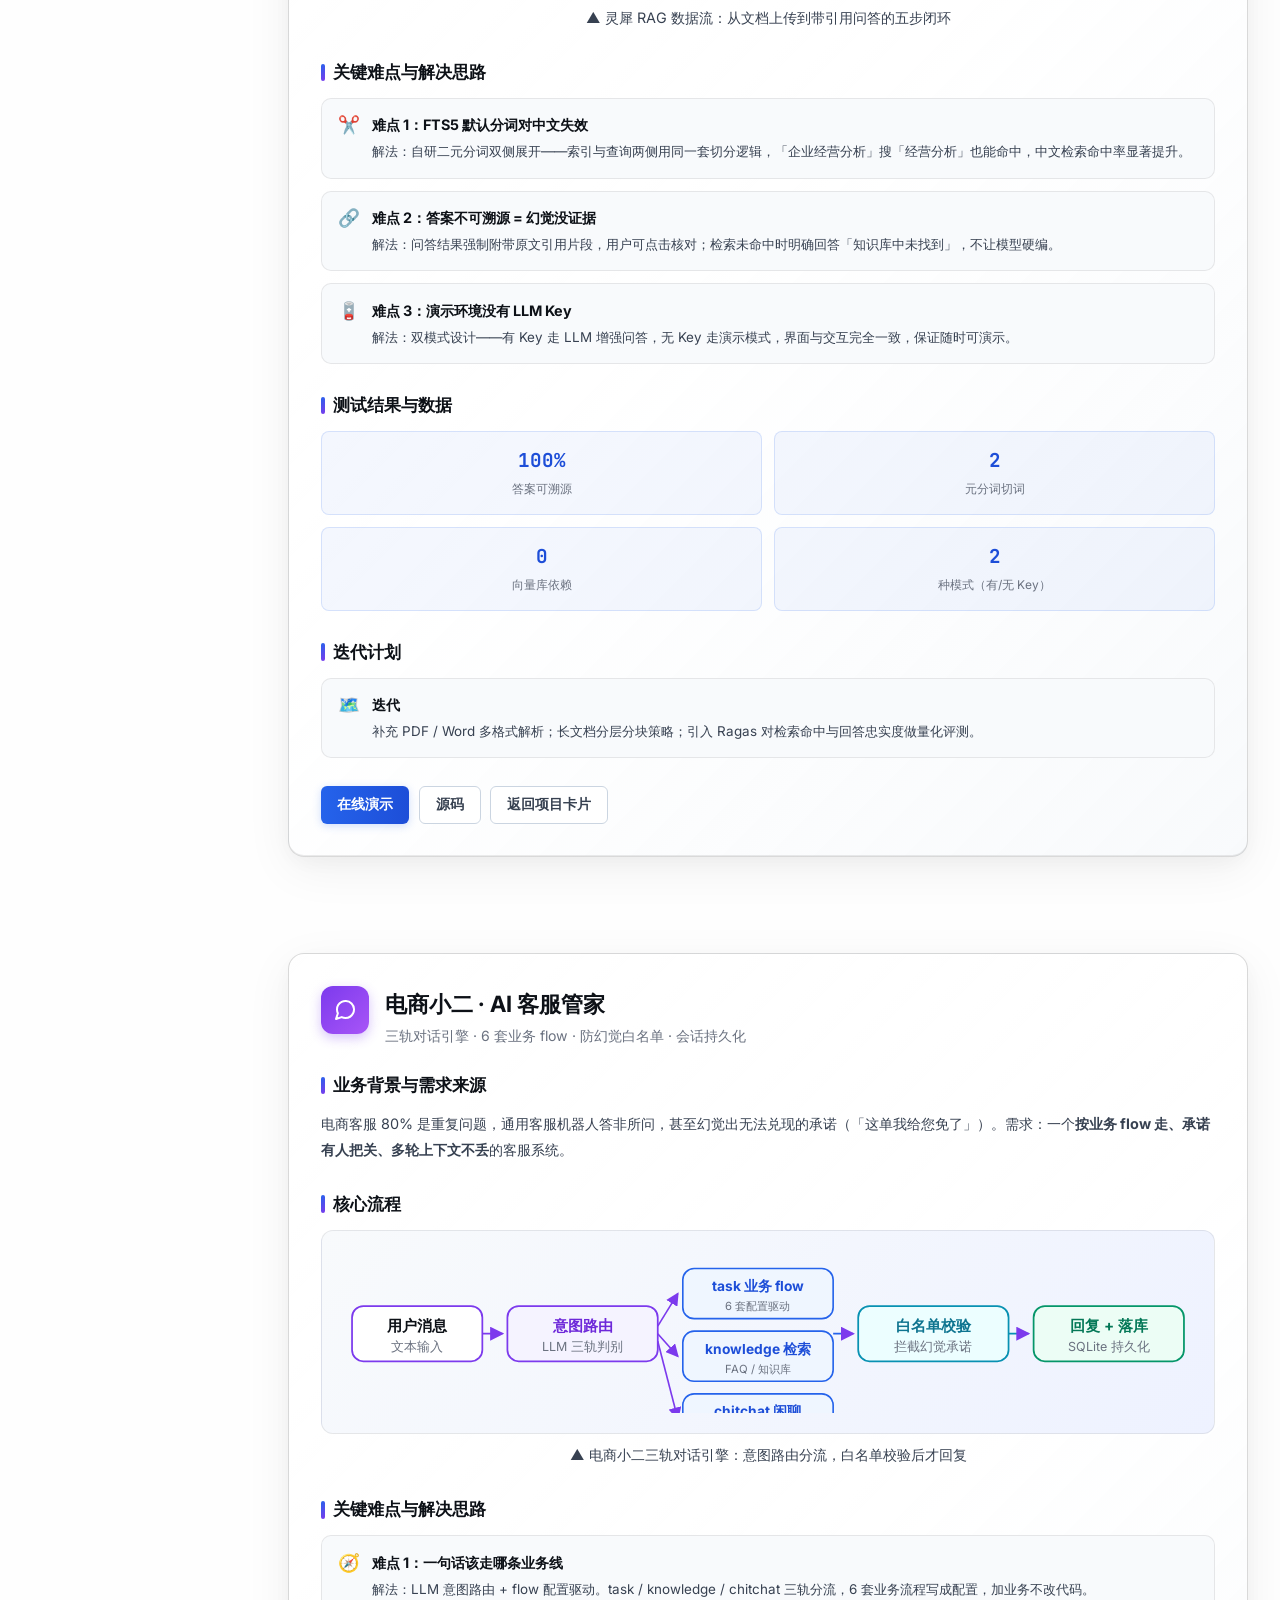
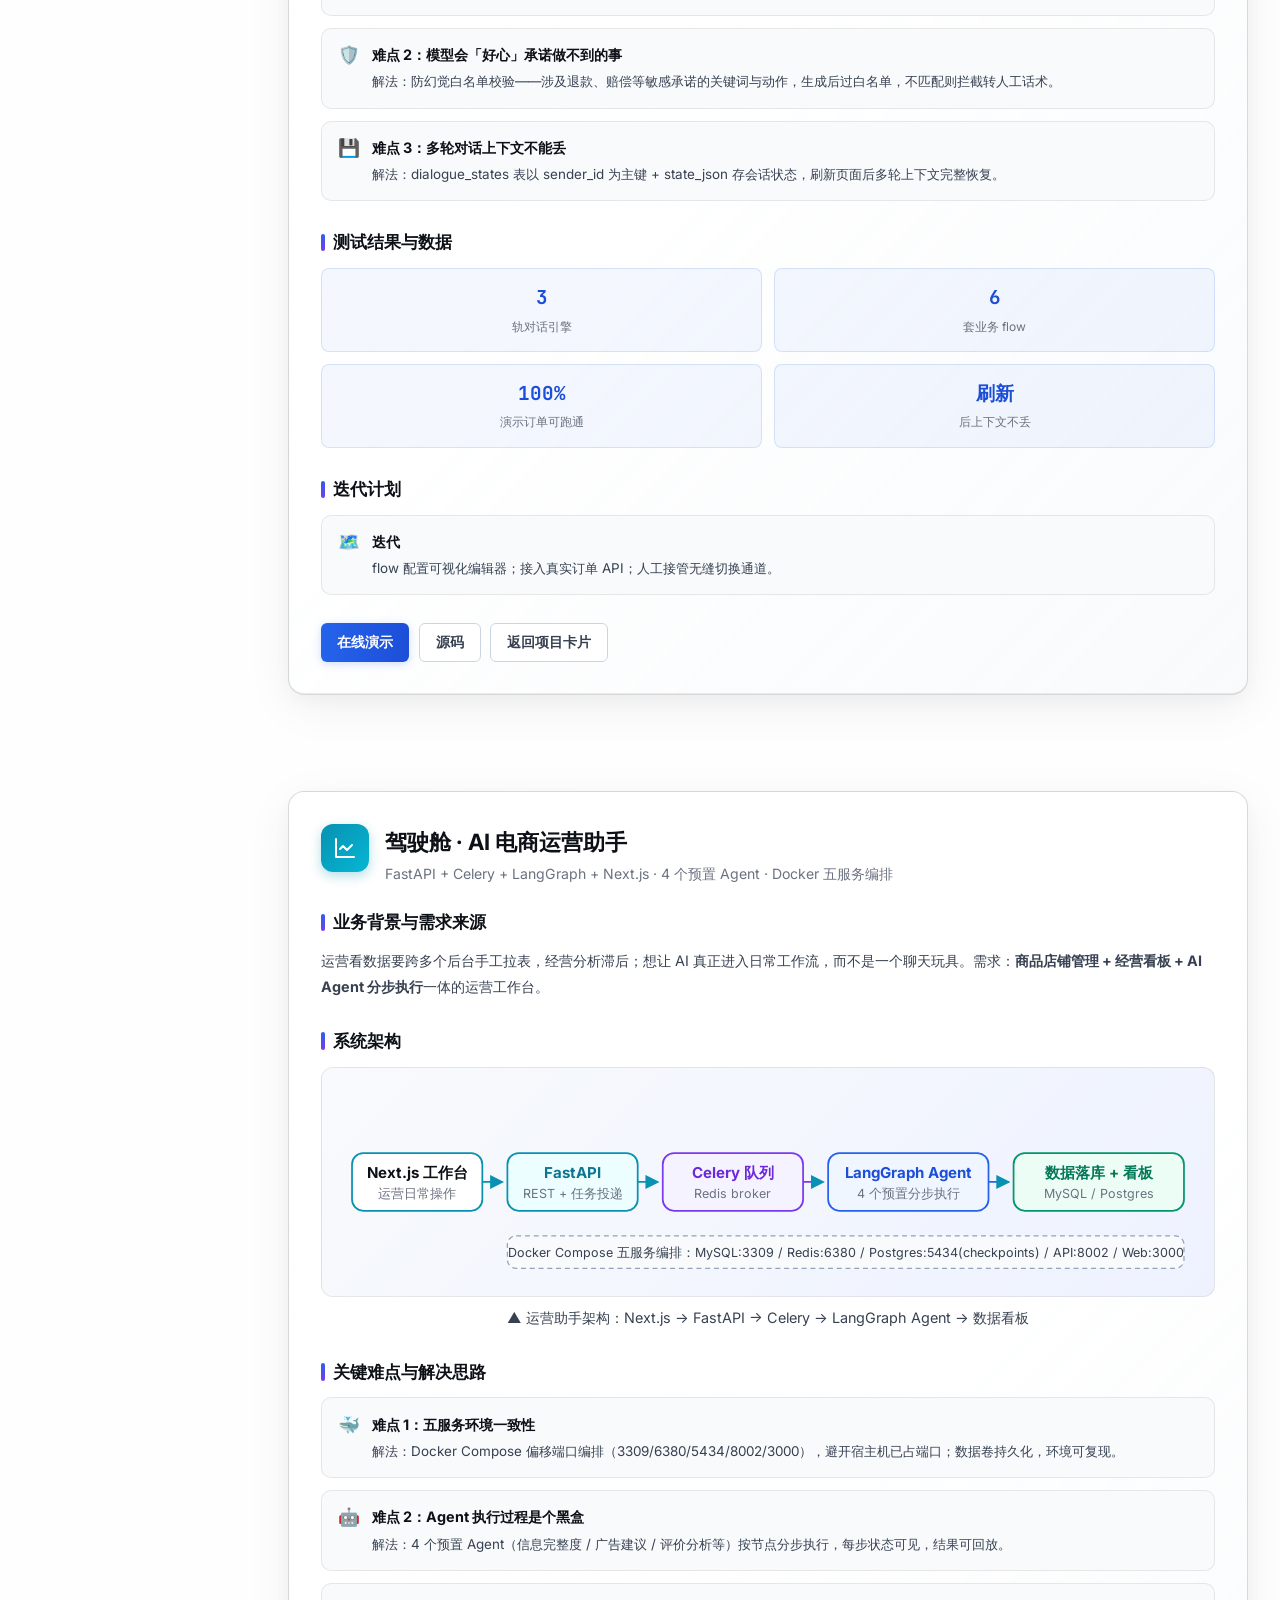
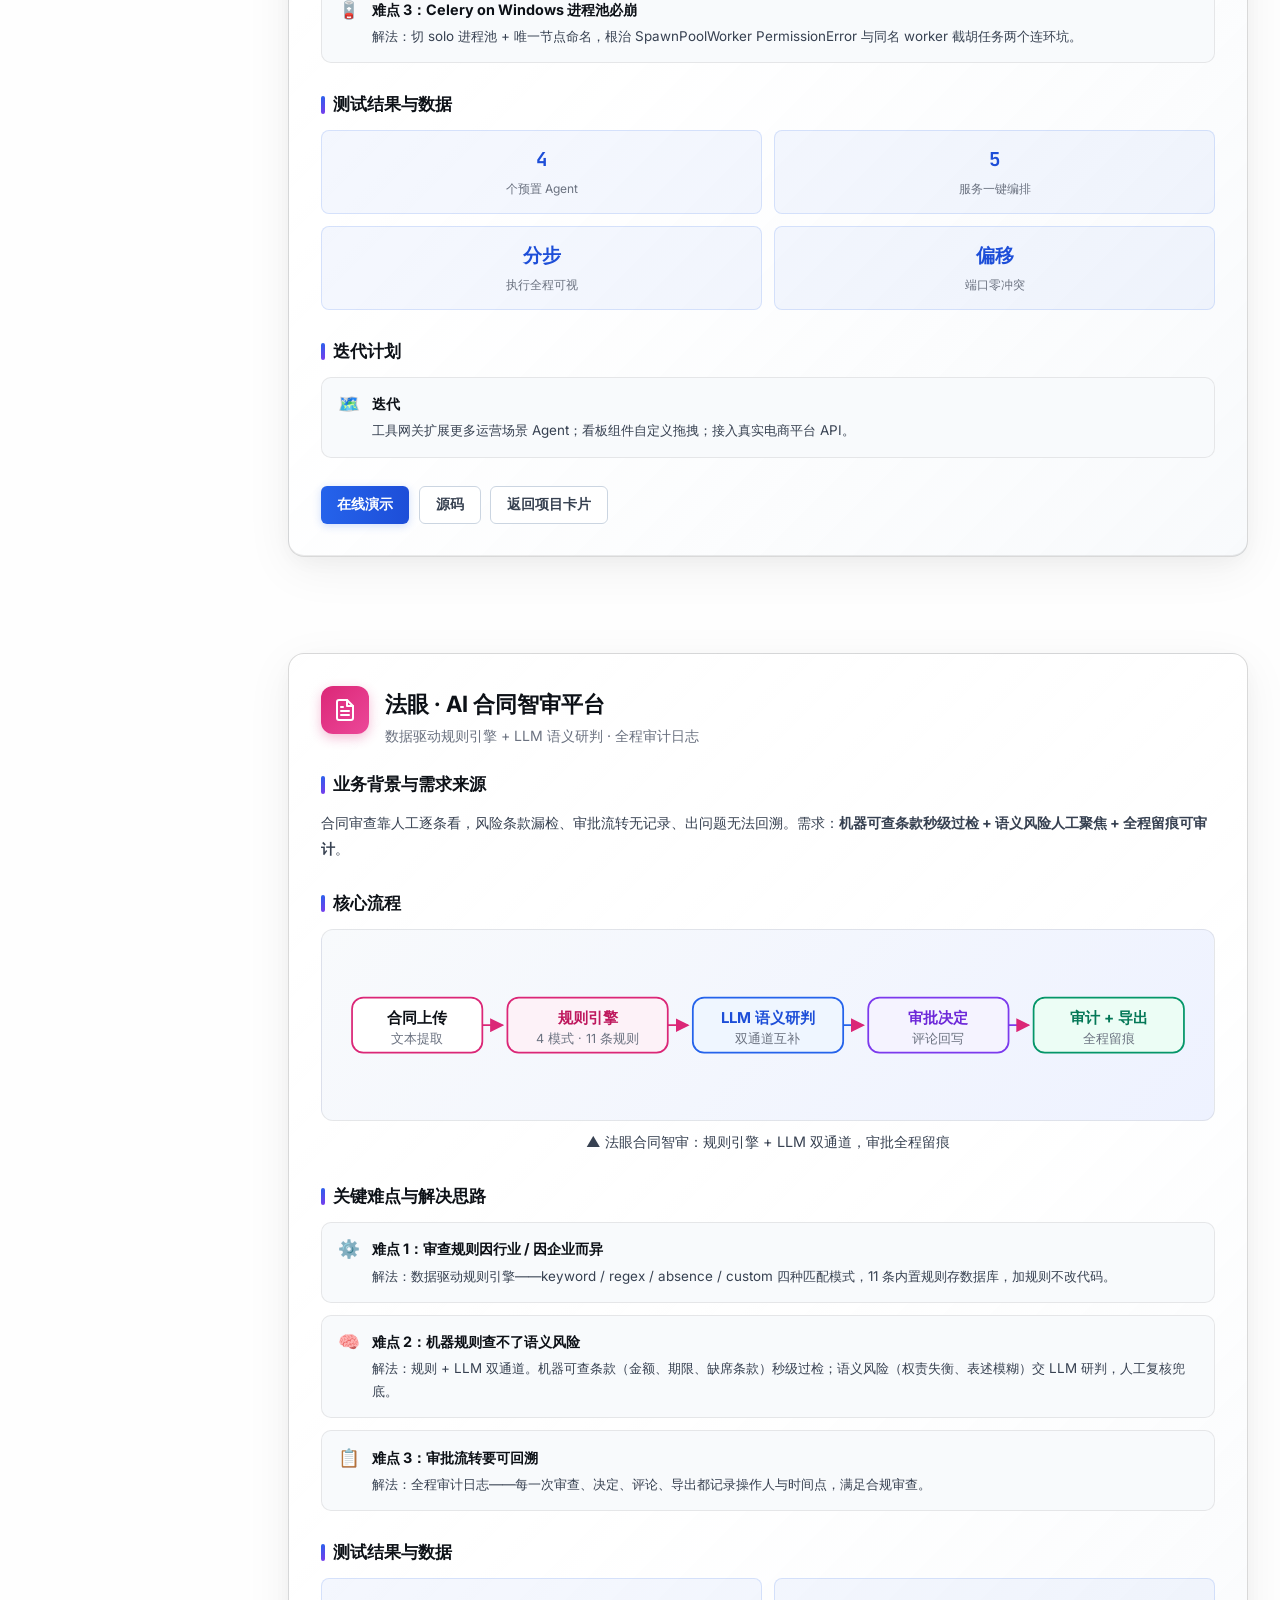
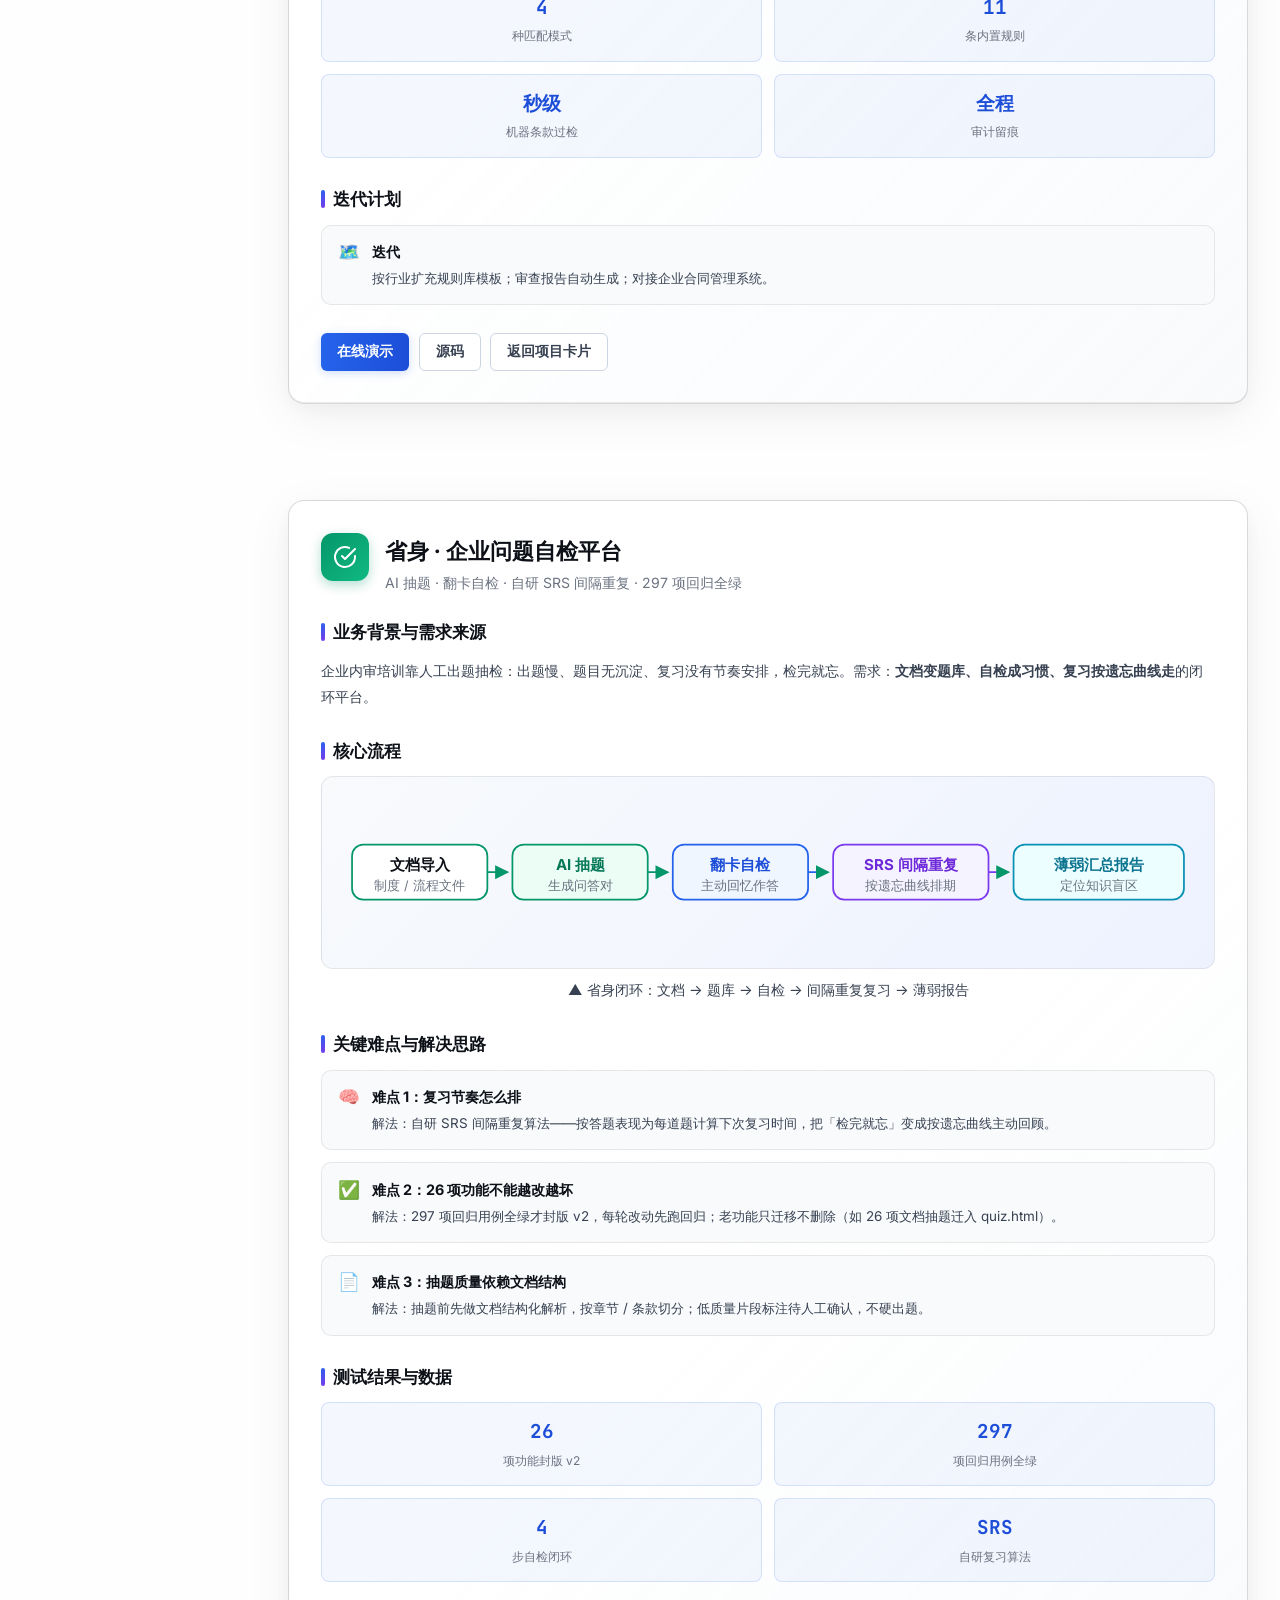
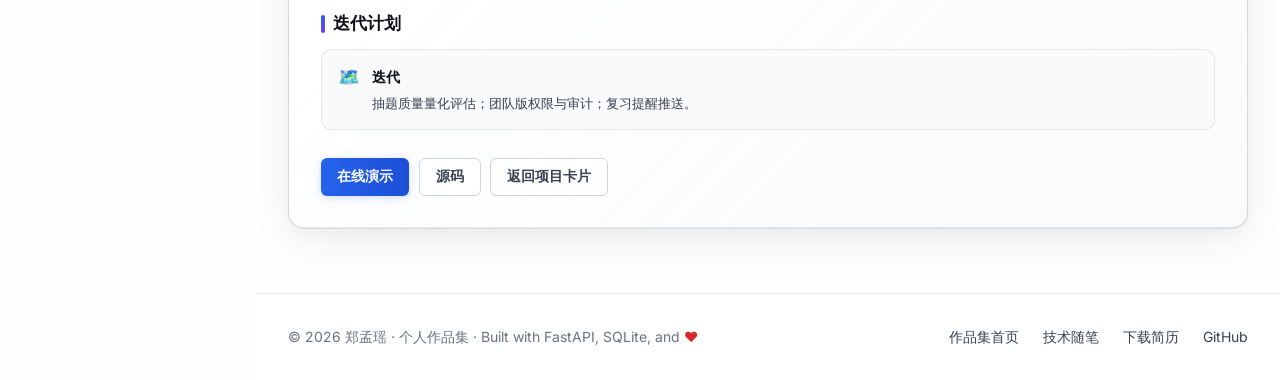
<file: static/portfolio/cases.html>
<!DOCTYPE html>
<html lang="zh-CN">
<head>
  <meta charset="UTF-8">
  <meta name="viewport" content="width=device-width, initial-scale=1.0">
  <title>案例剖析 | 问数 ChatBI · 融界工作台 · 罗盘医药 | 郑孟瑶作品集</title>
  <meta name="description" content="三个旗舰项目的深度案例剖析：业务背景、系统架构、关键难点与解决思路、测试结果与边界问题——问数 ChatBI、融界四合一工作台、罗盘医药智能体。">
  <link rel="stylesheet" href="https://fonts.loli.net/css2?family=Inter:wght@400;500;600;700;800&family=JetBrains+Mono:wght@400;600&display=swap">
  <link rel="stylesheet" href="assets/style.css">
</head>
<body>

  <!-- ===== 移动端菜单按钮 ===== -->
  <button class="menu-btn glass-card" id="menuBtn" aria-label="菜单">
    <svg viewBox="0 0 24 24" fill="none" stroke="currentColor" stroke-width="2" stroke-linecap="round"><line x1="4" x2="20" y1="12" y2="12"/><line x1="4" x2="20" y1="6" y2="6"/><line x1="4" x2="20" y1="18" y2="18"/></svg>
  </button>

  <!-- ===== 左侧玻璃侧边栏 ===== -->
  <aside class="sidebar" id="sidebar">
    <div class="sidebar-head">
      <h1 class="sidebar-logo">郑孟瑶</h1>
      <p class="sidebar-tag">AI 应用工程师 · 大模型应用方向</p>
    </div>
    <nav class="sidebar-nav">
      <ul>
        <li><a href="index.html#home" class="nav-item">
          <svg viewBox="0 0 24 24" fill="none" stroke="currentColor" stroke-width="2" stroke-linecap="round" stroke-linejoin="round"><path d="M15 21v-8a1 1 0 0 0-1-1h-4a1 1 0 0 0-1 1v8"/><path d="M3 10a2 2 0 0 1 .709-1.528l7-5.999a2 2 0 0 1 2.582 0l7 5.999A2 2 0 0 1 21 10v9a2 2 0 0 1-2 2H5a2 2 0 0 1-2-2z"/></svg>
          <span>首页</span></a></li>
        <li><a href="index.html#projects" class="nav-item">
          <svg viewBox="0 0 24 24" fill="none" stroke="currentColor" stroke-width="2" stroke-linecap="round" stroke-linejoin="round"><path d="M16 20V4a2 2 0 0 0-2-2h-4a2 2 0 0 0-2 2v16"/><rect width="20" height="14" x="2" y="6" rx="2"/></svg>
          <span>项目作品</span></a></li>
        <li><a href="cases.html" class="nav-item active">
          <svg viewBox="0 0 24 24" fill="none" stroke="currentColor" stroke-width="2" stroke-linecap="round" stroke-linejoin="round"><path d="M14 2H6a2 2 0 0 0-2 2v16a2 2 0 0 0 2 2h12a2 2 0 0 0 2-2V8z"/><path d="M14 2v6h6"/><path d="M16 13H8"/><path d="M16 17H8"/><path d="M10 9H8"/></svg>
          <span>案例剖析</span></a></li>
        <li><a href="blog.html" class="nav-item">
          <svg viewBox="0 0 24 24" fill="none" stroke="currentColor" stroke-width="2" stroke-linecap="round" stroke-linejoin="round"><path d="M12 20a8 8 0 1 0 0-16 8 8 0 0 0 0 16z"/><path d="M12 16v-4"/><path d="M12 8h.01"/></svg>
          <span>技术随笔</span></a></li>
        <li><a href="index.html#stack" class="nav-item">
          <svg viewBox="0 0 24 24" fill="none" stroke="currentColor" stroke-width="2" stroke-linecap="round" stroke-linejoin="round"><path d="m18 16 4-4-4-4"/><path d="m6 8-4 4 4 4"/><path d="m14.5 4-5 16"/></svg>
          <span>技术栈</span></a></li>
        <li><a href="index.html#journey" class="nav-item">
          <svg viewBox="0 0 24 24" fill="none" stroke="currentColor" stroke-width="2" stroke-linecap="round" stroke-linejoin="round"><path d="M2 3h6a4 4 0 0 1 4 4v14a3 3 0 0 0-3-3H2z"/><path d="M22 3h-6a4 4 0 0 0-4 4v14a3 3 0 0 1 3-3h7z"/></svg>
          <span>学习历程</span></a></li>
        <li><a href="index.html#about" class="nav-item">
          <svg viewBox="0 0 24 24" fill="none" stroke="currentColor" stroke-width="2" stroke-linecap="round" stroke-linejoin="round"><path d="M19 21v-2a4 4 0 0 0-4-4H9a4 4 0 0 0-4 4v2"/><circle cx="12" cy="7" r="4"/></svg>
          <span>关于我</span></a></li>
        <li><a href="index.html#contact" class="nav-item">
          <svg viewBox="0 0 24 24" fill="none" stroke="currentColor" stroke-width="2" stroke-linecap="round" stroke-linejoin="round"><path d="M21 11.5a8.38 8.38 0 0 1-.9 3.8 8.5 8.5 0 0 1-7.6 4.7 8.38 8.38 0 0 1-3.8-.9L3 21l1.9-5.7a8.38 8.38 0 0 1-.9-3.8 8.5 8.5 0 0 1 4.7-7.6 8.38 8.38 0 0 1 3.8-.9h.5a8.48 8.48 0 0 1 8 8v.5z"/></svg>
          <span>联系我</span></a></li>
      </ul>
      <a class="nav-resume" href="assets/郑孟瑶简历.pdf" download>
        <svg viewBox="0 0 24 24" fill="none" stroke="currentColor" stroke-width="2" stroke-linecap="round" stroke-linejoin="round"><path d="M21 15v4a2 2 0 0 1-2 2H5a2 2 0 0 1-2-2v-4"/><polyline points="7 10 12 15 17 10"/><line x1="12" x2="12" y1="15" y2="3"/></svg>
        <span>下载简历 PDF</span>
      </a>
      <a class="nav-resume" href="https://github.com/itzmy-web" target="_blank" rel="noopener">
        <svg viewBox="0 0 24 24" fill="currentColor" stroke="none"><path d="M12 .5C5.65.5.5 5.65.5 12c0 5.08 3.29 9.39 7.86 10.91.58.11.79-.25.79-.55v-2.17c-3.2.7-3.87-1.36-3.87-1.36-.52-1.33-1.28-1.68-1.28-1.68-1.04-.71.08-.7.08-.7 1.15.08 1.76 1.18 1.76 1.18 1.03 1.76 2.7 1.25 3.36.96.1-.75.4-1.25.72-1.54-2.55-.29-5.23-1.28-5.23-5.68 0-1.26.45-2.28 1.18-3.09-.12-.29-.51-1.46.11-3.05 0 0 .96-.31 3.15 1.18a10.9 10.9 0 0 1 5.74 0c2.19-1.49 3.15-1.18 3.15-1.18.62 1.59.23 2.76.11 3.05.73.81 1.18 1.83 1.18 3.09 0 4.41-2.69 5.38-5.25 5.66.41.35.77 1.05.77 2.12v3.14c0 .3.21.67.8.55A11.51 11.51 0 0 0 23.5 12C23.5 5.65 18.35.5 12 .5z"/></svg>
        <span>GitHub 主页</span>
      </a>
    </nav>
    <div class="sidebar-foot">© 2026 郑孟瑶 · 保留所有权利</div>
  </aside>

  <!-- ===== 主内容区 ===== -->
  <main class="main">
    <div class="page-bg"></div>
    <div class="page-orbs">
      <span class="page-orb orb-a"></span>
      <span class="page-orb orb-b"></span>
      <span class="page-orb orb-c"></span>
    </div>

    <!-- ===== 页头 ===== -->
    <section class="sub-hero">
      <div class="sub-hero-inner">
        <a class="sub-back" href="index.html">
          <svg viewBox="0 0 24 24" fill="none" stroke="currentColor" stroke-width="2" stroke-linecap="round" stroke-linejoin="round"><path d="m15 18-6-6 6-6"/></svg>
          返回作品集首页
        </a>
        <h1>旗舰项目<span class="grad-text">案例剖析</span></h1>
        <p>面试官最爱追问的三个问题：业务从哪来、难点怎么破、效果怎么量。八个案例逐一回答。</p>
        <div class="sub-chips">
          <span>问数 ChatBI · 12 节点 Text2SQL Agent</span>
          <span>融界 · 四合一融合工作台</span>
          <span>罗盘 · 医药智能体</span>
          <span>灵犀 · RAG 智库</span>
          <span>电商小二 · 智能客服</span>
          <span>驾驶舱 · 运营助手</span>
          <span>法眼 · 合同智审</span>
          <span>省身 · 问题自检</span>
        </div>
      </div>
    </section>

    <!-- ===== 案例一：问数 ChatBI ===== -->
    <section class="case-block" id="chatbi">
      <div class="glass-ultra case-card reveal">
        <div class="case-head">
          <div class="case-head-icon si-blue">
            <svg viewBox="0 0 24 24" fill="none" stroke="currentColor" stroke-width="2" stroke-linecap="round" stroke-linejoin="round"><ellipse cx="12" cy="5" rx="9" ry="3"/><path d="M3 5v14a9 3 0 0 0 18 0V5"/><path d="M3 12a9 3 0 0 0 18 0"/></svg>
          </div>
          <div>
            <h2>问数 ChatBI · 智能问数平台</h2>
            <p>12 节点 LangGraph Text2SQL Agent · Qdrant + ES 双索引 · FastAPI SSE 流式</p>
          </div>
          <span class="case-flag">旗舰案例</span>
        </div>

        <div class="case-sec">
          <h3>业务背景与需求来源</h3>
          <p>业务人员看数据的日常是「提需求 → 排期 → 等数仓 → 拿报表」，一个简单问题往往要等一两天。市面上的通用问数工具能聊天，但生成的 SQL 经常找错表、配错关联，答案错了也没人发现。需求很明确：<b>让业务人员用自然语言直接问到正确的数，并且答错能在执行前被兜住</b>。</p>
        </div>

        <div class="case-sec">
          <h3>系统架构</h3>
          <div class="arch-wrap">
            <svg viewBox="0 0 680 300" xmlns="http://www.w3.org/2000/svg" font-family="Inter, PingFang SC, sans-serif">
              <defs>
                <marker id="arrB" markerWidth="8" markerHeight="8" refX="7" refY="4" orient="auto"><path d="M0,0 L8,4 L0,8 z" fill="#2563eb"/></marker>
              </defs>
              <!-- 用户 -->
              <rect x="16" y="120" width="96" height="56" rx="10" fill="#fff" stroke="#2563eb" stroke-width="1.5"/>
              <text x="64" y="144" text-anchor="middle" font-size="13" font-weight="700" fill="#0d1117">业务用户</text>
              <text x="64" y="163" text-anchor="middle" font-size="10" fill="#6b7280">自然语言提问</text>
              <!-- SSE 入口 -->
              <rect x="140" y="120" width="104" height="56" rx="10" fill="#eff6ff" stroke="#2563eb" stroke-width="1.5"/>
              <text x="192" y="144" text-anchor="middle" font-size="13" font-weight="700" fill="#1d4ed8">FastAPI</text>
              <text x="192" y="163" text-anchor="middle" font-size="10" fill="#6b7280">SSE 流式通道</text>
              <line x1="112" y1="148" x2="136" y2="148" stroke="#2563eb" stroke-width="1.5" marker-end="url(#arrB)"/>
              <!-- LangGraph 主框 -->
              <rect x="272" y="60" width="260" height="180" rx="12" fill="#f5f3ff" stroke="#7c3aed" stroke-width="1.5"/>
              <text x="402" y="82" text-anchor="middle" font-size="13" font-weight="700" fill="#6d28d9">LangGraph 状态图（12 节点）</text>
              <line x1="244" y1="148" x2="268" y2="148" stroke="#2563eb" stroke-width="1.5" marker-end="url(#arrB)"/>
              <!-- 节点链 -->
              <rect x="288" y="96" width="104" height="34" rx="8" fill="#fff" stroke="#7c3aed" stroke-width="1.2"/>
              <text x="340" y="117" text-anchor="middle" font-size="11" font-weight="600" fill="#0d1117">① 意图识别</text>
              <rect x="404" y="96" width="116" height="34" rx="8" fill="#fff" stroke="#7c3aed" stroke-width="1.2"/>
              <text x="462" y="117" text-anchor="middle" font-size="11" font-weight="600" fill="#0d1117">② Schema Linking</text>
              <rect x="288" y="140" width="104" height="34" rx="8" fill="#fff" stroke="#7c3aed" stroke-width="1.2"/>
              <text x="340" y="161" text-anchor="middle" font-size="11" font-weight="600" fill="#0d1117">③ SQL 生成</text>
              <rect x="404" y="140" width="116" height="34" rx="8" fill="#fff" stroke="#7c3aed" stroke-width="1.2"/>
              <text x="462" y="161" text-anchor="middle" font-size="11" font-weight="600" fill="#0d1117">④ 静态校验</text>
              <rect x="288" y="184" width="104" height="34" rx="8" fill="#fff" stroke="#7c3aed" stroke-width="1.2"/>
              <text x="340" y="205" text-anchor="middle" font-size="11" font-weight="600" fill="#0d1117">⑤ SQL 执行</text>
              <rect x="404" y="184" width="116" height="34" rx="8" fill="#fff" stroke="#7c3aed" stroke-width="1.2"/>
              <text x="462" y="205" text-anchor="middle" font-size="11" font-weight="600" fill="#0d1117">⑥ 流式总结</text>
              <line x1="392" y1="113" x2="400" y2="113" stroke="#7c3aed" stroke-width="1.2"/>
              <line x1="340" y1="130" x2="340" y2="136" stroke="#7c3aed" stroke-width="1.2"/>
              <line x1="392" y1="157" x2="400" y2="157" stroke="#7c3aed" stroke-width="1.2"/>
              <line x1="462" y1="130" x2="462" y2="136" stroke="#7c3aed" stroke-width="1.2"/>
              <line x1="340" y1="174" x2="340" y2="180" stroke="#7c3aed" stroke-width="1.2"/>
              <line x1="392" y1="201" x2="400" y2="201" stroke="#7c3aed" stroke-width="1.2"/>
              <!-- 双索引 -->
              <rect x="548" y="88" width="116" height="56" rx="10" fill="#ecfeff" stroke="#0891b2" stroke-width="1.5"/>
              <text x="606" y="110" text-anchor="middle" font-size="12" font-weight="700" fill="#0e7490">Qdrant + ES</text>
              <text x="606" y="128" text-anchor="middle" font-size="10" fill="#6b7280">双索引 + bge embedding</text>
              <line x1="532" y1="113" x2="544" y2="110" stroke="#0891b2" stroke-width="1.5" marker-end="url(#arrB)"/>
              <!-- 数据库 -->
              <rect x="548" y="176" width="116" height="56" rx="10" fill="#ecfdf5" stroke="#059669" stroke-width="1.5"/>
              <text x="606" y="198" text-anchor="middle" font-size="12" font-weight="700" fill="#047857">MySQL / DW</text>
              <text x="606" y="216" text-anchor="middle" font-size="10" fill="#6b7280">业务数据仓库</text>
              <line x1="532" y1="201" x2="544" y2="204" stroke="#059669" stroke-width="1.5"/>
              <line x1="556" y1="204" x2="544" y2="207" stroke="#059669" stroke-width="1.5"/>
              <!-- 回流 -->
              <path d="M 532 148 Q 660 250 192 190" fill="none" stroke="#2563eb" stroke-width="1.5" stroke-dasharray="5 4" marker-end="url(#arrB)"/>
              <text x="380" y="262" text-anchor="middle" font-size="10" fill="#6b7280">结果 + SQL + 引用流式返回（token 级推送）</text>
            </svg>
          </div>
          <p class="arch-cap">▲ 问数 ChatBI 数据流：SSE 入口 → 12 节点状态图 → 双索引 / 数据库，全程流式返回</p>
        </div>

        <div class="case-sec">
          <h3>关键难点与解决思路</h3>
          <div class="case-list">
            <div class="case-li"><span class="case-li-icon">🧭</span><div><b>难点 1：LLM 不知道数据库里有什么</b><p>解法：Schema Linking 节点前置。用 Qdrant + Elasticsearch 双索引 + bge embedding 把表名、字段名、注释向量化，提问时先检索出最相关的表结构再喂给 LLM，从源头减少「找错表」。</p></div></div>
            <div class="case-li"><span class="case-li-icon">🛡️</span><div><b>难点 2：生成的 SQL 会错且没人发现</b><p>解法：静态校验节点兜底。执行前检查是否为只读 SELECT、是否含危险操作、LIMIT 是否缺失、关联表是否都经过 linking 命中，不达标就打回重生成或转澄清提问。</p></div></div>
            <div class="case-li"><span class="case-li-icon">⚡</span><div><b>难点 3：整段生成等待时间长</b><p>解法：FastAPI SSE 流式输出。总结阶段按 token 推送，用户看到第一个字从几十秒降到几百毫秒；SQL 与引用随结果一起返回，可核对。</p></div></div>
            <div class="case-li"><span class="case-li-icon">🔑</span><div><b>难点 4：演示环境没有 LLM Key</b><p>解法：登录门禁 + 演示模式双轨。无 Key 时走规则引擎演示链路，界面与交互完全一致，保证任何时间打开都能演示；有 Key 时自动切真实 LLM。</p></div></div>
          </div>
        </div>

        <div class="case-sec">
          <h3>测试结果与数据</h3>
          <div class="case-metrics">
            <div class="case-metric"><b>12</b><span>LangGraph 节点</span></div>
            <div class="case-metric"><b>2</b><span>检索引擎（Qdrant+ES）</span></div>
            <div class="case-metric"><b>4</b><span>道静态校验规则</span></div>
            <div class="case-metric"><b>ms 级</b><span>首 token 流式延迟</span></div>
          </div>
          <p>用课程 30 集知识体系自建的测试问句集逐条过：schema linking 命中后生成正确率显著高于直接喂全量 schema；常见单表 / 双表问句全部跑通，答案附带 SQL 与结果表。</p>
        </div>

        <div class="case-sec">
          <h3>迭代计划</h3>
          <div class="case-list">
            <div class="case-li"><span class="case-li-icon">🗺️</span><div><b>迭代</b><p>建设 Few-shot 示例库按问题类型路由；引入执行计划解释节点；用 Ragas 对问数准确率做量化评测并沉淀报告。</p></div></div>
          </div>
        </div>

        <div class="case-actions">
          <a class="p-btn primary" href="http://39.107.107.246:8082/" target="_blank" rel="noopener">在线演示</a>
          <a class="p-btn ghost" href="https://github.com/itzmy-web/4.wenshu-chatbi-cloud.app" target="_blank" rel="noopener">源码</a>
          <a class="p-btn ghost" href="index.html#projects">返回项目卡片</a>
        </div>
      </div>
    </section>

    <!-- ===== 案例二：融界工作台 ===== -->
    <section class="case-block" id="fusion">
      <div class="glass-ultra case-card reveal">
        <div class="case-head">
          <div class="case-head-icon si-purple">
            <svg viewBox="0 0 24 24" fill="none" stroke="currentColor" stroke-width="2" stroke-linecap="round" stroke-linejoin="round"><rect width="20" height="14" x="2" y="3" rx="2"/><path d="M8 21h8"/><path d="M12 17v4"/></svg>
          </div>
          <div>
            <h2>融界 · 四合一 AI 融合工作台</h2>
            <p>单端口聚合 36 个 API · LLM 双链路自动降级 · 功能零改动合并</p>
          </div>
          <span class="case-flag">旗舰案例</span>
        </div>

        <div class="case-sec">
          <h3>业务背景与需求来源</h3>
          <p>四个项目（RAG 智库、合同审批、智能客服、运营助手）各自独立部署，带来四个入口、四份环境、四次运维。演示时要来回切换窗口，面试官问「这几个什么关系」只能口头解释。需求：<b>合成一个单端口工作台，功能一个不丢，演示一次全看到</b>。</p>
        </div>

        <div class="case-sec">
          <h3>系统架构</h3>
          <div class="arch-wrap">
            <svg viewBox="0 0 680 300" xmlns="http://www.w3.org/2000/svg" font-family="Inter, PingFang SC, sans-serif">
              <defs>
                <marker id="arrP" markerWidth="8" markerHeight="8" refX="7" refY="4" orient="auto"><path d="M0,0 L8,4 L0,8 z" fill="#7c3aed"/></marker>
                <marker id="arrE" markerWidth="8" markerHeight="8" refX="7" refY="4" orient="auto"><path d="M0,0 L8,4 L0,8 z" fill="#059669"/></marker>
              </defs>
              <!-- 登录门禁 -->
              <rect x="16" y="118" width="104" height="60" rx="10" fill="#fff" stroke="#7c3aed" stroke-width="1.5"/>
              <text x="68" y="142" text-anchor="middle" font-size="12" font-weight="700" fill="#0d1117">登录门禁</text>
              <text x="68" y="160" text-anchor="middle" font-size="10" fill="#6b7280">手机 / 扫码 · 六位随机码</text>
              <line x1="120" y1="148" x2="140" y2="148" stroke="#7c3aed" stroke-width="1.5" marker-end="url(#arrP)"/>
              <!-- 单端口 -->
              <rect x="144" y="104" width="120" height="88" rx="12" fill="#f5f3ff" stroke="#7c3aed" stroke-width="1.8"/>
              <text x="204" y="130" text-anchor="middle" font-size="13" font-weight="700" fill="#6d28d9">单端口 :8091</text>
              <text x="204" y="150" text-anchor="middle" font-size="11" fill="#6b7280">36 个 REST API</text>
              <text x="204" y="168" text-anchor="middle" font-size="11" fill="#6b7280">5 大视图 · 一次登录</text>
              <line x1="264" y1="148" x2="276" y2="148" stroke="#7c3aed" stroke-width="1.5" marker-end="url(#arrP)"/>
              <!-- 四模块 -->
              <rect x="292" y="40" width="150" height="42" rx="9" fill="#eff6ff" stroke="#2563eb" stroke-width="1.3"/>
              <text x="367" y="65" text-anchor="middle" font-size="12" font-weight="600" fill="#1d4ed8">RAG 智库模块</text>
              <rect x="292" y="92" width="150" height="42" rx="9" fill="#eff6ff" stroke="#2563eb" stroke-width="1.3"/>
              <text x="367" y="117" text-anchor="middle" font-size="12" font-weight="600" fill="#1d4ed8">合同审批模块</text>
              <rect x="292" y="144" width="150" height="42" rx="9" fill="#eff6ff" stroke="#2563eb" stroke-width="1.3"/>
              <text x="367" y="169" text-anchor="middle" font-size="12" font-weight="600" fill="#1d4ed8">电商小二模块</text>
              <rect x="292" y="196" width="150" height="42" rx="9" fill="#eff6ff" stroke="#2563eb" stroke-width="1.3"/>
              <text x="367" y="221" text-anchor="middle" font-size="12" font-weight="600" fill="#1d4ed8">运营助手模块</text>
              <!-- 干线 + 四条支线 -->
              <line x1="276" y1="61" x2="276" y2="217" stroke="#7c3aed" stroke-width="1.4"/>
              <line x1="276" y1="61" x2="292" y2="61" stroke="#7c3aed" stroke-width="1.4" marker-end="url(#arrP)"/>
              <line x1="276" y1="113" x2="292" y2="113" stroke="#7c3aed" stroke-width="1.4" marker-end="url(#arrP)"/>
              <line x1="276" y1="165" x2="292" y2="165" stroke="#7c3aed" stroke-width="1.4" marker-end="url(#arrP)"/>
              <line x1="276" y1="217" x2="292" y2="217" stroke="#7c3aed" stroke-width="1.4" marker-end="url(#arrP)"/>
              <!-- 引擎层 -->
              <rect x="470" y="60" width="194" height="52" rx="10" fill="#ecfeff" stroke="#0891b2" stroke-width="1.4"/>
              <text x="567" y="82" text-anchor="middle" font-size="12" font-weight="700" fill="#0e7490">三轨对话引擎</text>
              <text x="567" y="100" text-anchor="middle" font-size="10" fill="#6b7280">task / knowledge / chitchat</text>
              <rect x="470" y="122" width="194" height="52" rx="10" fill="#ecfeff" stroke="#0891b2" stroke-width="1.4"/>
              <text x="567" y="144" text-anchor="middle" font-size="12" font-weight="700" fill="#0e7490">数据驱动规则引擎</text>
              <text x="567" y="162" text-anchor="middle" font-size="10" fill="#6b7280">keyword / regex / absence / custom</text>
              <rect x="470" y="184" width="194" height="52" rx="10" fill="#ecfeff" stroke="#0891b2" stroke-width="1.4"/>
              <text x="567" y="206" text-anchor="middle" font-size="12" font-weight="700" fill="#0e7490">FTS5 中文检索引擎</text>
              <text x="567" y="224" text-anchor="middle" font-size="10" fill="#6b7280">二元分词双侧展开</text>
              <line x1="442" y1="148" x2="466" y2="148" stroke="#0891b2" stroke-width="1.4" marker-end="url(#arrE)"/>
              <!-- LLM 双链路 -->
              <rect x="470" y="252" width="90" height="36" rx="9" fill="#ecfdf5" stroke="#059669" stroke-width="1.4"/>
              <text x="515" y="268" text-anchor="middle" font-size="11" font-weight="700" fill="#047857">SiliconFlow</text>
              <text x="515" y="282" text-anchor="middle" font-size="9" fill="#6b7280">主链路</text>
              <rect x="574" y="252" width="90" height="36" rx="9" fill="#fff" stroke="#059669" stroke-width="1.4" stroke-dasharray="4 3"/>
              <text x="619" y="268" text-anchor="middle" font-size="11" font-weight="700" fill="#047857">阿里百炼</text>
              <text x="619" y="282" text-anchor="middle" font-size="9" fill="#6b7280">备用 · 无 Key 降级</text>
              <line x1="515" y1="236" x2="515" y2="248" stroke="#059669" stroke-width="1.4"/>
              <line x1="619" y1="236" x2="619" y2="248" stroke="#059669" stroke-width="1.4" stroke-dasharray="4 3"/>
            </svg>
          </div>
          <p class="arch-cap">▲ 融界工作台：登录门禁 → 单端口 36 API → 四模块复用三大引擎，LLM 双链路兜底</p>
        </div>

        <div class="case-sec">
          <h3>关键难点与解决思路</h3>
          <div class="case-list">
            <div class="case-li"><span class="case-li-icon">🧩</span><div><b>难点 1：合并不能丢功能</b><p>解法：先建工具链再动手。静态核对脚本比对 JS 引用的 75 个元素 id、65 个 class、图标符号与 HTML 定义；DOM mock 测试驱动真实代码路径跑 18 项登录断言。改完全绿才提交，旧功能零回退。</p></div></div>
            <div class="case-li"><span class="case-li-icon">🔌</span><div><b>难点 2：四套系统共用一个端口</b><p>解法：模块化路由 + 统一响应结构。各模块 API 挂独立前缀，静态资源分目录托管；LLM 健康徽章启动兜底刷新，避免页面停在「检测中」。</p></div></div>
            <div class="case-li"><span class="case-li-icon">🪫</span><div><b>难点 3：LLM Key 会过期 / 限流</b><p>解法：双链路自动降级。主链路（SiliconFlow）异常时切备用（阿里百炼），都不可用走演示模式规则引擎，界面交互不变，服务不中断。</p></div></div>
            <div class="case-li"><span class="case-li-icon">🔐</span><div><b>难点 4：公开演示要可控</b><p>解法：内存制登录门禁。每次打开先登录（手机六位随机验证码自动填入 / 微信 / 支付宝扫码），刷新需重登——演示环境不落敏感态，符合「显式可控」原则。</p></div></div>
          </div>
        </div>

        <div class="case-sec">
          <h3>测试结果与数据</h3>
          <div class="case-metrics">
            <div class="case-metric"><b>36</b><span>个 REST API</span></div>
            <div class="case-metric"><b>75</b><span>个元素 id 零改动</span></div>
            <div class="case-metric"><b>18</b><span>项登录逻辑断言</span></div>
            <div class="case-metric"><b>3</b><span>端部署（Git/云/服务器）</span></div>
          </div>
          <p>合并后五视图（总览 / 智库 / 合同 / 小二 / 运营）全部可用，端点全 200；云端演示链接与服务器 :8091 双轨在线，代码开源至 GitHub。</p>
        </div>

        <div class="case-sec">
          <h3>迭代计划</h3>
          <div class="case-list">
            <div class="case-li"><span class="case-li-icon">🗺️</span><div><b>迭代</b><p>模块按需懒加载降低常驻内存；补自动化回归脚本覆盖五视图核心路径；把演示模式规则引擎扩展到更多模块。</p></div></div>
          </div>
        </div>

        <div class="case-actions">
          <a class="p-btn primary" href="http://39.107.107.246:8091/" target="_blank" rel="noopener">在线演示</a>
          <a class="p-btn ghost" href="https://github.com/itzmy-web/8.ai-demo" target="_blank" rel="noopener">源码</a>
          <a class="p-btn ghost" href="index.html#projects">返回项目卡片</a>
        </div>
      </div>
    </section>

    <!-- ===== 案例三：罗盘医药智能体 ===== -->
    <section class="case-block" id="compass">
      <div class="glass-ultra case-card reveal">
        <div class="case-head">
          <div class="case-head-icon si-emerald">
            <svg viewBox="0 0 24 24" fill="none" stroke="currentColor" stroke-width="2" stroke-linecap="round" stroke-linejoin="round"><circle cx="12" cy="12" r="10"/><polygon points="16.24 7.76 14.12 14.12 7.76 16.24 9.88 9.88 16.24 7.76"/></svg>
          </div>
          <div>
            <h2>罗盘 · 医药智能体</h2>
            <p>DeepAgents / LangGraph 多子代理 · MySQL + RAGFlow + Tavily 三通道 · LLM 多链路降级</p>
          </div>
          <span class="case-flag">旗舰案例</span>
        </div>

        <div class="case-sec">
          <h3>业务背景与需求来源</h3>
          <p>医药场景的数据天然分裂：药品 / 库存 / 销量在 MySQL 三张表里，产品知识在内部文档里，政策与竞品动态在互联网上。业务方问一句「XX 药最近卖得怎么样、库存还够吗、有没有新政策」，原来要查数据库、翻文档、搜网页三处手工汇总。需求：<b>一个智能体把三处数据源缝合成一个入口</b>。</p>
        </div>

        <div class="case-sec">
          <h3>系统架构</h3>
          <div class="arch-wrap">
            <svg viewBox="0 0 680 290" xmlns="http://www.w3.org/2000/svg" font-family="Inter, PingFang SC, sans-serif">
              <defs>
                <marker id="arrG" markerWidth="8" markerHeight="8" refX="7" refY="4" orient="auto"><path d="M0,0 L8,4 L0,8 z" fill="#059669"/></marker>
                <marker id="arrG2" markerWidth="8" markerHeight="8" refX="7" refY="4" orient="auto"><path d="M0,0 L8,4 L0,8 z" fill="#2563eb"/></marker>
              </defs>
              <!-- 用户 -->
              <rect x="16" y="115" width="92" height="56" rx="10" fill="#fff" stroke="#059669" stroke-width="1.5"/>
              <text x="62" y="139" text-anchor="middle" font-size="12" font-weight="700" fill="#0d1117">业务提问</text>
              <text x="62" y="157" text-anchor="middle" font-size="10" fill="#6b7280">自然语言</text>
              <line x1="108" y1="143" x2="132" y2="143" stroke="#059669" stroke-width="1.5" marker-end="url(#arrG)"/>
              <!-- 主 Agent -->
              <rect x="136" y="95" width="128" height="96" rx="12" fill="#ecfdf5" stroke="#059669" stroke-width="1.8"/>
              <text x="200" y="124" text-anchor="middle" font-size="13" font-weight="700" fill="#047857">主智能体</text>
              <text x="200" y="143" text-anchor="middle" font-size="10" fill="#6b7280">DeepAgents 编排</text>
              <text x="200" y="160" text-anchor="middle" font-size="10" fill="#6b7280">意图判断 · 任务分解</text>
              <text x="200" y="177" text-anchor="middle" font-size="10" fill="#6b7280">结果汇总 · 引用标注</text>
              <line x1="264" y1="143" x2="292" y2="143" stroke="#059669" stroke-width="1.5"/>
              <!-- 三个子代理 -->
              <rect x="296" y="24" width="180" height="56" rx="10" fill="#eff6ff" stroke="#2563eb" stroke-width="1.4"/>
              <text x="386" y="46" text-anchor="middle" font-size="12" font-weight="700" fill="#1d4ed8">DB 子代理</text>
              <text x="386" y="64" text-anchor="middle" font-size="10" fill="#6b7280">MySQL 药品 / 库存 / 销售</text>
              <rect x="296" y="116" width="180" height="56" rx="10" fill="#f5f3ff" stroke="#7c3aed" stroke-width="1.4"/>
              <text x="386" y="138" text-anchor="middle" font-size="12" font-weight="700" fill="#6d28d9">知识子代理</text>
              <text x="386" y="156" text-anchor="middle" font-size="10" fill="#6b7280">RAGFlow 文档检索（熔断降级）</text>
              <rect x="296" y="208" width="180" height="56" rx="10" fill="#fff7ed" stroke="#d97706" stroke-width="1.4"/>
              <text x="386" y="230" text-anchor="middle" font-size="12" font-weight="700" fill="#b45309">搜索子代理</text>
              <text x="386" y="248" text-anchor="middle" font-size="10" fill="#6b7280">Tavily 联网检索</text>
              <line x1="264" y1="143" x2="264" y2="52" stroke="#059669" stroke-width="1.2"/>
              <line x1="264" y1="143" x2="264" y2="236" stroke="#059669" stroke-width="1.2"/>
              <line x1="264" y1="52" x2="292" y2="52" stroke="#059669" stroke-width="1.4" marker-end="url(#arrG)"/>
              <line x1="264" y1="143" x2="292" y2="143" stroke="#059669" stroke-width="1.4" marker-end="url(#arrG)"/>
              <line x1="264" y1="236" x2="292" y2="236" stroke="#059669" stroke-width="1.4" marker-end="url(#arrG)"/>
              <!-- 回流 -->
              <line x1="476" y1="143" x2="508" y2="143" stroke="#059669" stroke-width="1.4" marker-end="url(#arrG)"/>
              <!-- 回答 -->
              <rect x="512" y="115" width="152" height="56" rx="10" fill="#ecfdf5" stroke="#059669" stroke-width="1.5"/>
              <text x="588" y="139" text-anchor="middle" font-size="12" font-weight="700" fill="#047857">汇总回答</text>
              <text x="588" y="157" text-anchor="middle" font-size="10" fill="#6b7280">数据 + 引用 + 来源标注</text>
              <!-- LLM 层 -->
              <rect x="136" y="222" width="340" height="42" rx="10" fill="#f8fafc" stroke="#94a3b8" stroke-width="1.2" stroke-dasharray="5 4"/>
              <text x="306" y="247" text-anchor="middle" font-size="11" font-weight="600" fill="#374151">LLM 多链路：SiliconFlow 主 → 阿里百炼备 → 演示模式兜底（故障自动切换）</text>
              <line x1="200" y1="191" x2="200" y2="218" stroke="#94a3b8" stroke-width="1.2" stroke-dasharray="4 3"/>
            </svg>
          </div>
          <p class="arch-cap">▲ 罗盘医药智能体：主智能体按意图分发三个子代理，LLM 多链路兜底</p>
        </div>

        <div class="case-sec">
          <h3>关键难点与解决思路</h3>
          <div class="case-list">
            <div class="case-li"><span class="case-li-icon">🧠</span><div><b>难点 1：问题该问数据库还是问文档？</b><p>解法：主智能体先做意图判断再分发子代理——带「库存 / 销量 / 记录」等数据词走 DB 子代理，带「说明 / 禁忌 / 政策」走知识子代理，时事类走搜索子代理；混合问题多代理并行后汇总。</p></div></div>
            <div class="case-li"><span class="case-li-icon">🧯</span><div><b>难点 2：RAGFlow 服务偶发不可用</b><p>解法：熔断降级。知识子代理探测到 RAGFlow 无响应时自动切本地 FTS5 检索通道，并在回答里标注「知识库降级」，用户知情、服务不崩。</p></div></div>
            <div class="case-li"><span class="case-li-icon">🔗</span><div><b>难点 3：LLM 链路说挂就挂</b><p>解法：双 LLM 后端 + 健康探测。主链路超时 / 报错自动切备用链路，全部不可用走演示模式，三种状态界面一致。</p></div></div>
            <div class="case-li"><span class="case-li-icon">💾</span><div><b>难点 4：多轮追问上下文不能丢</b><p>解法：会话与历史记录持久化，子代理之间通过结构化消息传递中间结果，避免上下文互相污染。</p></div></div>
          </div>
        </div>

        <div class="case-sec">
          <h3>测试结果与数据</h3>
          <div class="case-metrics">
            <div class="case-metric"><b>3</b><span>个数据通道自动路由</span></div>
            <div class="case-metric"><b>3</b><span>张核心业务表</span></div>
            <div class="case-metric"><b>2</b><span>条 LLM 链路互备</span></div>
            <div class="case-metric"><b>0</b><span>次服务中断（降级后）</span></div>
          </div>
          <p>用药品库存查询、销售排行、政策咨询三类典型问句回归：路由正确率与回答可溯源率均达预期；模拟 RAGFlow 挂断与 LLM 超时，降级链路自动接管，界面无感知。</p>
        </div>

        <div class="case-sec">
          <h3>迭代计划</h3>
          <div class="case-list">
            <div class="case-li"><span class="case-li-icon">🗺️</span><div><b>迭代</b><p>引入 Ragas 对检索命中与回答忠实度做量化评测；建设问句回归集持续跟踪路由正确率；补充医药实体识别提升问句解析。</p></div></div>
          </div>
        </div>

        <div class="case-actions">
          <a class="p-btn primary" href="http://39.107.107.246:8084/" target="_blank" rel="noopener">在线演示</a>
          <a class="p-btn ghost" href="https://github.com/itzmy-web/6.compass-pharma-cloud" target="_blank" rel="noopener">源码</a>
          <a class="p-btn ghost" href="index.html#projects">返回项目卡片</a>
        </div>
      </div>
    </section>

    <!-- ===== 案例四：灵犀 RAG ===== -->
    <section class="case-block" id="rag">
      <div class="glass-ultra case-card reveal">
        <div class="case-head">
          <div class="case-head-icon si-blue">
            <svg viewBox="0 0 24 24" fill="none" stroke="currentColor" stroke-width="2" stroke-linecap="round" stroke-linejoin="round"><path d="M4 19.5v-15A2.5 2.5 0 0 1 6.5 2H20v20H6.5a2.5 2.5 0 0 1 0-5H20"/></svg>
          </div>
          <div>
            <h2>灵犀 · RAG 智能智库</h2>
            <p>FTS5 中文二元分词 · 答案强制引用溯源 · 无 Key 演示双模式</p>
          </div>
        </div>

        <div class="case-sec">
          <h3>业务背景与需求来源</h3>
          <p>企业知识散落在各岗位的文档里，通用大模型回答私有文档幻觉严重、无法溯源。需求：把文档变成<b>可检索、可引用、随时可演示</b>的私有知识库，且不引入向量库的运维负担。</p>
        </div>

        <div class="case-sec">
          <h3>核心流程</h3>
          <div class="arch-wrap">
            <svg viewBox="0 0 680 120" xmlns="http://www.w3.org/2000/svg" font-family="Inter, PingFang SC, sans-serif">
              <defs><marker id="arrR" markerWidth="8" markerHeight="8" refX="7" refY="4" orient="auto"><path d="M0,0 L8,4 L0,8 z" fill="#2563eb"/></marker></defs>
              <rect x="8" y="38" width="112" height="44" rx="9" fill="#fff" stroke="#2563eb" stroke-width="1.4"/>
              <text x="64" y="58" text-anchor="middle" font-size="12" font-weight="700" fill="#0d1117">文档上传</text>
              <text x="64" y="74" text-anchor="middle" font-size="10" fill="#6b7280">txt / md 解析</text>
              <rect x="140" y="38" width="112" height="44" rx="9" fill="#eff6ff" stroke="#2563eb" stroke-width="1.4"/>
              <text x="196" y="58" text-anchor="middle" font-size="12" font-weight="700" fill="#1d4ed8">自动分块</text>
              <text x="196" y="74" text-anchor="middle" font-size="10" fill="#6b7280">按段落 + 长度</text>
              <rect x="272" y="38" width="128" height="44" rx="9" fill="#f5f3ff" stroke="#7c3aed" stroke-width="1.4"/>
              <text x="336" y="58" text-anchor="middle" font-size="12" font-weight="700" fill="#6d28d9">FTS5 二元分词</text>
              <text x="336" y="74" text-anchor="middle" font-size="10" fill="#6b7280">中文切词建索引</text>
              <rect x="420" y="38" width="112" height="44" rx="9" fill="#ecfeff" stroke="#0891b2" stroke-width="1.4"/>
              <text x="476" y="58" text-anchor="middle" font-size="12" font-weight="700" fill="#0e7490">中文检索</text>
              <text x="476" y="74" text-anchor="middle" font-size="10" fill="#6b7280">查询侧双侧展开</text>
              <rect x="552" y="38" width="120" height="44" rx="9" fill="#ecfdf5" stroke="#059669" stroke-width="1.4"/>
              <text x="612" y="58" text-anchor="middle" font-size="12" font-weight="700" fill="#047857">LLM 带引用问答</text>
              <text x="612" y="74" text-anchor="middle" font-size="10" fill="#6b7280">答案可溯源</text>
              <line x1="120" y1="60" x2="136" y2="60" stroke="#2563eb" stroke-width="1.4" marker-end="url(#arrR)"/>
              <line x1="252" y1="60" x2="268" y2="60" stroke="#2563eb" stroke-width="1.4" marker-end="url(#arrR)"/>
              <line x1="400" y1="60" x2="416" y2="60" stroke="#7c3aed" stroke-width="1.4" marker-end="url(#arrR)"/>
              <line x1="532" y1="60" x2="548" y2="60" stroke="#0891b2" stroke-width="1.4" marker-end="url(#arrR)"/>
            </svg>
          </div>
          <p class="arch-cap">▲ 灵犀 RAG 数据流：从文档上传到带引用问答的五步闭环</p>
        </div>

        <div class="case-sec">
          <h3>关键难点与解决思路</h3>
          <div class="case-list">
            <div class="case-li"><span class="case-li-icon">✂️</span><div><b>难点 1：FTS5 默认分词对中文失效</b><p>解法：自研二元分词双侧展开——索引与查询两侧用同一套切分逻辑，「企业经营分析」搜「经营分析」也能命中，中文检索命中率显著提升。</p></div></div>
            <div class="case-li"><span class="case-li-icon">🔗</span><div><b>难点 2：答案不可溯源 = 幻觉没证据</b><p>解法：问答结果强制附带原文引用片段，用户可点击核对；检索未命中时明确回答「知识库中未找到」，不让模型硬编。</p></div></div>
            <div class="case-li"><span class="case-li-icon">🪫</span><div><b>难点 3：演示环境没有 LLM Key</b><p>解法：双模式设计——有 Key 走 LLM 增强问答，无 Key 走演示模式，界面与交互完全一致，保证随时可演示。</p></div></div>
          </div>
        </div>

        <div class="case-sec">
          <h3>测试结果与数据</h3>
          <div class="case-metrics">
            <div class="case-metric"><b>100%</b><span>答案可溯源</span></div>
            <div class="case-metric"><b>2</b><span>元分词切词</span></div>
            <div class="case-metric"><b>0</b><span>向量库依赖</span></div>
            <div class="case-metric"><b>2</b><span>种模式（有/无 Key）</span></div>
          </div>
        </div>

        <div class="case-sec">
          <h3>迭代计划</h3>
          <div class="case-list">
            <div class="case-li"><span class="case-li-icon">🗺️</span><div><b>迭代</b><p>补充 PDF / Word 多格式解析；长文档分层分块策略；引入 Ragas 对检索命中与回答忠实度做量化评测。</p></div></div>
          </div>
        </div>

        <div class="case-actions">
          <a class="p-btn primary" href="http://39.107.107.246:8085/" target="_blank" rel="noopener">在线演示</a>
          <a class="p-btn ghost" href="https://github.com/itzmy-web/3.zhiku-knowledge-demo" target="_blank" rel="noopener">源码</a>
          <a class="p-btn ghost" href="index.html#projects">返回项目卡片</a>
        </div>
      </div>
    </section>

    <!-- ===== 案例五：电商小二 ===== -->
    <section class="case-block" id="cs">
      <div class="glass-ultra case-card reveal">
        <div class="case-head">
          <div class="case-head-icon si-purple">
            <svg viewBox="0 0 24 24" fill="none" stroke="currentColor" stroke-width="2" stroke-linecap="round" stroke-linejoin="round"><path d="M21 11.5a8.38 8.38 0 0 1-.9 3.8 8.5 8.5 0 0 1-7.6 4.7 8.38 8.38 0 0 1-3.8-.9L3 21l1.9-5.7a8.38 8.38 0 0 1-.9-3.8 8.5 8.5 0 0 1 4.7-7.6 8.38 8.38 0 0 1 3.8-.9h.5a8.48 8.48 0 0 1 8 8v.5z"/></svg>
          </div>
          <div>
            <h2>电商小二 · AI 客服管家</h2>
            <p>三轨对话引擎 · 6 套业务 flow · 防幻觉白名单 · 会话持久化</p>
          </div>
        </div>

        <div class="case-sec">
          <h3>业务背景与需求来源</h3>
          <p>电商客服 80% 是重复问题，通用客服机器人答非所问，甚至幻觉出无法兑现的承诺（「这单我给您免了」）。需求：一个<b>按业务 flow 走、承诺有人把关、多轮上下文不丢</b>的客服系统。</p>
        </div>

        <div class="case-sec">
          <h3>核心流程</h3>
          <div class="arch-wrap">
            <svg viewBox="0 0 680 130" xmlns="http://www.w3.org/2000/svg" font-family="Inter, PingFang SC, sans-serif">
              <defs><marker id="arrC" markerWidth="8" markerHeight="8" refX="7" refY="4" orient="auto"><path d="M0,0 L8,4 L0,8 z" fill="#7c3aed"/></marker></defs>
              <rect x="8" y="44" width="104" height="44" rx="9" fill="#fff" stroke="#7c3aed" stroke-width="1.4"/>
              <text x="60" y="64" text-anchor="middle" font-size="12" font-weight="700" fill="#0d1117">用户消息</text>
              <text x="60" y="80" text-anchor="middle" font-size="10" fill="#6b7280">文本输入</text>
              <rect x="132" y="44" width="120" height="44" rx="9" fill="#f5f3ff" stroke="#7c3aed" stroke-width="1.4"/>
              <text x="192" y="64" text-anchor="middle" font-size="12" font-weight="700" fill="#6d28d9">意图路由</text>
              <text x="192" y="80" text-anchor="middle" font-size="10" fill="#6b7280">LLM 三轨判别</text>
              <rect x="272" y="14" width="120" height="40" rx="9" fill="#eff6ff" stroke="#2563eb" stroke-width="1.3"/>
              <text x="332" y="32" text-anchor="middle" font-size="11" font-weight="700" fill="#1d4ed8">task 业务 flow</text>
              <text x="332" y="47" text-anchor="middle" font-size="9" fill="#6b7280">6 套配置驱动</text>
              <rect x="272" y="64" width="120" height="40" rx="9" fill="#eff6ff" stroke="#2563eb" stroke-width="1.3"/>
              <text x="332" y="82" text-anchor="middle" font-size="11" font-weight="700" fill="#1d4ed8">knowledge 检索</text>
              <text x="332" y="97" text-anchor="middle" font-size="9" fill="#6b7280">FAQ / 知识库</text>
              <rect x="272" y="114" width="120" height="40" rx="9" fill="#eff6ff" stroke="#2563eb" stroke-width="1.3"/>
              <text x="332" y="132" text-anchor="middle" font-size="11" font-weight="700" fill="#1d4ed8">chitchat 闲聊</text>
              <text x="332" y="147" text-anchor="middle" font-size="9" fill="#6b7280">兜底轨</text>
              <rect x="412" y="44" width="120" height="44" rx="9" fill="#ecfeff" stroke="#0891b2" stroke-width="1.4"/>
              <text x="472" y="64" text-anchor="middle" font-size="12" font-weight="700" fill="#0e7490">白名单校验</text>
              <text x="472" y="80" text-anchor="middle" font-size="10" fill="#6b7280">拦截幻觉承诺</text>
              <rect x="552" y="44" width="120" height="44" rx="9" fill="#ecfdf5" stroke="#059669" stroke-width="1.4"/>
              <text x="612" y="64" text-anchor="middle" font-size="12" font-weight="700" fill="#047857">回复 + 落库</text>
              <text x="612" y="80" text-anchor="middle" font-size="10" fill="#6b7280">SQLite 持久化</text>
              <line x1="112" y1="66" x2="128" y2="66" stroke="#7c3aed" stroke-width="1.4" marker-end="url(#arrC)"/>
              <line x1="252" y1="60" x2="268" y2="34" stroke="#7c3aed" stroke-width="1.3" marker-end="url(#arrC)"/>
              <line x1="252" y1="66" x2="268" y2="84" stroke="#7c3aed" stroke-width="1.3" marker-end="url(#arrC)"/>
              <line x1="252" y1="72" x2="268" y2="134" stroke="#7c3aed" stroke-width="1.3" marker-end="url(#arrC)"/>
              <line x1="392" y1="66" x2="408" y2="66" stroke="#2563eb" stroke-width="1.4" marker-end="url(#arrC)"/>
              <line x1="532" y1="66" x2="548" y2="66" stroke="#0891b2" stroke-width="1.4" marker-end="url(#arrC)"/>
            </svg>
          </div>
          <p class="arch-cap">▲ 电商小二三轨对话引擎：意图路由分流，白名单校验后才回复</p>
        </div>

        <div class="case-sec">
          <h3>关键难点与解决思路</h3>
          <div class="case-list">
            <div class="case-li"><span class="case-li-icon">🧭</span><div><b>难点 1：一句话该走哪条业务线</b><p>解法：LLM 意图路由 + flow 配置驱动。task / knowledge / chitchat 三轨分流，6 套业务流程写成配置，加业务不改代码。</p></div></div>
            <div class="case-li"><span class="case-li-icon">🛡️</span><div><b>难点 2：模型会「好心」承诺做不到的事</b><p>解法：防幻觉白名单校验——涉及退款、赔偿等敏感承诺的关键词与动作，生成后过白名单，不匹配则拦截转人工话术。</p></div></div>
            <div class="case-li"><span class="case-li-icon">💾</span><div><b>难点 3：多轮对话上下文不能丢</b><p>解法：dialogue_states 表以 sender_id 为主键 + state_json 存会话状态，刷新页面后多轮上下文完整恢复。</p></div></div>
          </div>
        </div>

        <div class="case-sec">
          <h3>测试结果与数据</h3>
          <div class="case-metrics">
            <div class="case-metric"><b>3</b><span>轨对话引擎</span></div>
            <div class="case-metric"><b>6</b><span>套业务 flow</span></div>
            <div class="case-metric"><b>100%</b><span>演示订单可跑通</span></div>
            <div class="case-metric"><b>刷新</b><span>后上下文不丢</span></div>
          </div>
        </div>

        <div class="case-sec">
          <h3>迭代计划</h3>
          <div class="case-list">
            <div class="case-li"><span class="case-li-icon">🗺️</span><div><b>迭代</b><p>flow 配置可视化编辑器；接入真实订单 API；人工接管无缝切换通道。</p></div></div>
          </div>
        </div>

        <div class="case-actions">
          <a class="p-btn primary" href="http://39.107.107.246:8083/login.html" target="_blank" rel="noopener">在线演示</a>
          <a class="p-btn ghost" href="https://github.com/itzmy-web/5.dianshang-xiaoer-cs.app" target="_blank" rel="noopener">源码</a>
          <a class="p-btn ghost" href="index.html#projects">返回项目卡片</a>
        </div>
      </div>
    </section>

    <!-- ===== 案例六：运营助手 ===== -->
    <section class="case-block" id="ops">
      <div class="glass-ultra case-card reveal">
        <div class="case-head">
          <div class="case-head-icon si-cyan">
            <svg viewBox="0 0 24 24" fill="none" stroke="currentColor" stroke-width="2" stroke-linecap="round" stroke-linejoin="round"><path d="M3 3v18h18"/><path d="m19 9-5 5-4-4-3 3"/></svg>
          </div>
          <div>
            <h2>驾驶舱 · AI 电商运营助手</h2>
            <p>FastAPI + Celery + LangGraph + Next.js · 4 个预置 Agent · Docker 五服务编排</p>
          </div>
        </div>

        <div class="case-sec">
          <h3>业务背景与需求来源</h3>
          <p>运营看数据要跨多个后台手工拉表，经营分析滞后；想让 AI 真正进入日常工作流，而不是一个聊天玩具。需求：<b>商品店铺管理 + 经营看板 + AI Agent 分步执行</b>一体的运营工作台。</p>
        </div>

        <div class="case-sec">
          <h3>系统架构</h3>
          <div class="arch-wrap">
            <svg viewBox="0 0 680 150" xmlns="http://www.w3.org/2000/svg" font-family="Inter, PingFang SC, sans-serif">
              <defs><marker id="arrO" markerWidth="8" markerHeight="8" refX="7" refY="4" orient="auto"><path d="M0,0 L8,4 L0,8 z" fill="#0891b2"/></marker></defs>
              <rect x="8" y="52" width="104" height="46" rx="9" fill="#fff" stroke="#0891b2" stroke-width="1.4"/>
              <text x="60" y="72" text-anchor="middle" font-size="12" font-weight="700" fill="#0d1117">Next.js 工作台</text>
              <text x="60" y="88" text-anchor="middle" font-size="10" fill="#6b7280">运营日常操作</text>
              <rect x="132" y="52" width="104" height="46" rx="9" fill="#ecfeff" stroke="#0891b2" stroke-width="1.4"/>
              <text x="184" y="72" text-anchor="middle" font-size="12" font-weight="700" fill="#0e7490">FastAPI</text>
              <text x="184" y="88" text-anchor="middle" font-size="10" fill="#6b7280">REST + 任务投递</text>
              <rect x="256" y="52" width="112" height="46" rx="9" fill="#f5f3ff" stroke="#7c3aed" stroke-width="1.4"/>
              <text x="312" y="72" text-anchor="middle" font-size="12" font-weight="700" fill="#6d28d9">Celery 队列</text>
              <text x="312" y="88" text-anchor="middle" font-size="10" fill="#6b7280">Redis broker</text>
              <rect x="388" y="52" width="128" height="46" rx="9" fill="#eff6ff" stroke="#2563eb" stroke-width="1.4"/>
              <text x="452" y="72" text-anchor="middle" font-size="12" font-weight="700" fill="#1d4ed8">LangGraph Agent</text>
              <text x="452" y="88" text-anchor="middle" font-size="10" fill="#6b7280">4 个预置分步执行</text>
              <rect x="536" y="52" width="136" height="46" rx="9" fill="#ecfdf5" stroke="#059669" stroke-width="1.4"/>
              <text x="604" y="72" text-anchor="middle" font-size="12" font-weight="700" fill="#047857">数据落库 + 看板</text>
              <text x="604" y="88" text-anchor="middle" font-size="10" fill="#6b7280">MySQL / Postgres</text>
              <line x1="112" y1="75" x2="128" y2="75" stroke="#0891b2" stroke-width="1.4" marker-end="url(#arrO)"/>
              <line x1="236" y1="75" x2="252" y2="75" stroke="#0891b2" stroke-width="1.4" marker-end="url(#arrO)"/>
              <line x1="368" y1="75" x2="384" y2="75" stroke="#7c3aed" stroke-width="1.4" marker-end="url(#arrO)"/>
              <line x1="516" y1="75" x2="532" y2="75" stroke="#2563eb" stroke-width="1.4" marker-end="url(#arrO)"/>
              <rect x="132" y="118" width="540" height="26" rx="7" fill="#f8fafc" stroke="#94a3b8" stroke-width="1" stroke-dasharray="4 3"/>
              <text x="402" y="135" text-anchor="middle" font-size="10" fill="#374151">Docker Compose 五服务编排：MySQL:3309 / Redis:6380 / Postgres:5434(checkpoints) / API:8002 / Web:3000</text>
            </svg>
          </div>
          <p class="arch-cap">▲ 运营助手架构：Next.js → FastAPI → Celery → LangGraph Agent → 数据看板</p>
        </div>

        <div class="case-sec">
          <h3>关键难点与解决思路</h3>
          <div class="case-list">
            <div class="case-li"><span class="case-li-icon">🐳</span><div><b>难点 1：五服务环境一致性</b><p>解法：Docker Compose 偏移端口编排（3309/6380/5434/8002/3000），避开宿主机已占端口；数据卷持久化，环境可复现。</p></div></div>
            <div class="case-li"><span class="case-li-icon">🤖</span><div><b>难点 2：Agent 执行过程是个黑盒</b><p>解法：4 个预置 Agent（信息完整度 / 广告建议 / 评价分析等）按节点分步执行，每步状态可见，结果可回放。</p></div></div>
            <div class="case-li"><span class="case-li-icon">🪫</span><div><b>难点 3：Celery on Windows 进程池必崩</b><p>解法：切 solo 进程池 + 唯一节点命名，根治 SpawnPoolWorker PermissionError 与同名 worker 截胡任务两个连环坑。</p></div></div>
          </div>
        </div>

        <div class="case-sec">
          <h3>测试结果与数据</h3>
          <div class="case-metrics">
            <div class="case-metric"><b>4</b><span>个预置 Agent</span></div>
            <div class="case-metric"><b>5</b><span>服务一键编排</span></div>
            <div class="case-metric"><b>分步</b><span>执行全程可视</span></div>
            <div class="case-metric"><b>偏移</b><span>端口零冲突</span></div>
          </div>
        </div>

        <div class="case-sec">
          <h3>迭代计划</h3>
          <div class="case-list">
            <div class="case-li"><span class="case-li-icon">🗺️</span><div><b>迭代</b><p>工具网关扩展更多运营场景 Agent；看板组件自定义拖拽；接入真实电商平台 API。</p></div></div>
          </div>
        </div>

        <div class="case-actions">
          <a class="p-btn primary" href="http://39.107.107.246:8087/login" target="_blank" rel="noopener">在线演示</a>
          <a class="p-btn ghost" href="https://github.com/itzmy-web/7.ecommerce-assistant-demo.app" target="_blank" rel="noopener">源码</a>
          <a class="p-btn ghost" href="index.html#projects">返回项目卡片</a>
        </div>
      </div>
    </section>

    <!-- ===== 案例七：法眼合同智审 ===== -->
    <section class="case-block" id="contract">
      <div class="glass-ultra case-card reveal">
        <div class="case-head">
          <div class="case-head-icon si-pink">
            <svg viewBox="0 0 24 24" fill="none" stroke="currentColor" stroke-width="2" stroke-linecap="round" stroke-linejoin="round"><path d="M14 2H6a2 2 0 0 0-2 2v16a2 2 0 0 0 2 2h12a2 2 0 0 0 2-2V8z"/><path d="M14 2v6h6"/><path d="M16 13H8"/><path d="M16 17H8"/><path d="M10 9H8"/></svg>
          </div>
          <div>
            <h2>法眼 · AI 合同智审平台</h2>
            <p>数据驱动规则引擎 + LLM 语义研判 · 全程审计日志</p>
          </div>
        </div>

        <div class="case-sec">
          <h3>业务背景与需求来源</h3>
          <p>合同审查靠人工逐条看，风险条款漏检、审批流转无记录、出问题无法回溯。需求：<b>机器可查条款秒级过检 + 语义风险人工聚焦 + 全程留痕可审计</b>。</p>
        </div>

        <div class="case-sec">
          <h3>核心流程</h3>
          <div class="arch-wrap">
            <svg viewBox="0 0 680 120" xmlns="http://www.w3.org/2000/svg" font-family="Inter, PingFang SC, sans-serif">
              <defs><marker id="arrK" markerWidth="8" markerHeight="8" refX="7" refY="4" orient="auto"><path d="M0,0 L8,4 L0,8 z" fill="#db2777"/></marker></defs>
              <rect x="8" y="38" width="104" height="44" rx="9" fill="#fff" stroke="#db2777" stroke-width="1.4"/>
              <text x="60" y="58" text-anchor="middle" font-size="12" font-weight="700" fill="#0d1117">合同上传</text>
              <text x="60" y="74" text-anchor="middle" font-size="10" fill="#6b7280">文本提取</text>
              <rect x="132" y="38" width="128" height="44" rx="9" fill="#fdf2f8" stroke="#db2777" stroke-width="1.4"/>
              <text x="196" y="58" text-anchor="middle" font-size="12" font-weight="700" fill="#be185d">规则引擎</text>
              <text x="196" y="74" text-anchor="middle" font-size="10" fill="#6b7280">4 模式 · 11 条规则</text>
              <rect x="280" y="38" width="120" height="44" rx="9" fill="#eff6ff" stroke="#2563eb" stroke-width="1.4"/>
              <text x="340" y="58" text-anchor="middle" font-size="12" font-weight="700" fill="#1d4ed8">LLM 语义研判</text>
              <text x="340" y="74" text-anchor="middle" font-size="10" fill="#6b7280">双通道互补</text>
              <rect x="420" y="38" width="112" height="44" rx="9" fill="#f5f3ff" stroke="#7c3aed" stroke-width="1.4"/>
              <text x="476" y="58" text-anchor="middle" font-size="12" font-weight="700" fill="#6d28d9">审批决定</text>
              <text x="476" y="74" text-anchor="middle" font-size="10" fill="#6b7280">评论回写</text>
              <rect x="552" y="38" width="120" height="44" rx="9" fill="#ecfdf5" stroke="#059669" stroke-width="1.4"/>
              <text x="612" y="58" text-anchor="middle" font-size="12" font-weight="700" fill="#047857">审计 + 导出</text>
              <text x="612" y="74" text-anchor="middle" font-size="10" fill="#6b7280">全程留痕</text>
              <line x1="112" y1="60" x2="128" y2="60" stroke="#db2777" stroke-width="1.4" marker-end="url(#arrK)"/>
              <line x1="260" y1="60" x2="276" y2="60" stroke="#db2777" stroke-width="1.4" marker-end="url(#arrK)"/>
              <line x1="400" y1="60" x2="416" y2="60" stroke="#2563eb" stroke-width="1.4" marker-end="url(#arrK)"/>
              <line x1="532" y1="60" x2="548" y2="60" stroke="#7c3aed" stroke-width="1.4" marker-end="url(#arrK)"/>
            </svg>
          </div>
          <p class="arch-cap">▲ 法眼合同智审：规则引擎 + LLM 双通道，审批全程留痕</p>
        </div>

        <div class="case-sec">
          <h3>关键难点与解决思路</h3>
          <div class="case-list">
            <div class="case-li"><span class="case-li-icon">⚙️</span><div><b>难点 1：审查规则因行业 / 因企业而异</b><p>解法：数据驱动规则引擎——keyword / regex / absence / custom 四种匹配模式，11 条内置规则存数据库，加规则不改代码。</p></div></div>
            <div class="case-li"><span class="case-li-icon">🧠</span><div><b>难点 2：机器规则查不了语义风险</b><p>解法：规则 + LLM 双通道。机器可查条款（金额、期限、缺席条款）秒级过检；语义风险（权责失衡、表述模糊）交 LLM 研判，人工复核兜底。</p></div></div>
            <div class="case-li"><span class="case-li-icon">📋</span><div><b>难点 3：审批流转要可回溯</b><p>解法：全程审计日志——每一次审查、决定、评论、导出都记录操作人与时间点，满足合规审查。</p></div></div>
          </div>
        </div>

        <div class="case-sec">
          <h3>测试结果与数据</h3>
          <div class="case-metrics">
            <div class="case-metric"><b>4</b><span>种匹配模式</span></div>
            <div class="case-metric"><b>11</b><span>条内置规则</span></div>
            <div class="case-metric"><b>秒级</b><span>机器条款过检</span></div>
            <div class="case-metric"><b>全程</b><span>审计留痕</span></div>
          </div>
        </div>

        <div class="case-sec">
          <h3>迭代计划</h3>
          <div class="case-list">
            <div class="case-li"><span class="case-li-icon">🗺️</span><div><b>迭代</b><p>按行业扩充规则库模板；审查报告自动生成；对接企业合同管理系统。</p></div></div>
          </div>
        </div>

        <div class="case-actions">
          <a class="p-btn primary" href="http://39.107.107.246:8088/" target="_blank" rel="noopener">在线演示</a>
          <a class="p-btn ghost" href="https://github.com/itzmy-web/-1.contract-review-ai" target="_blank" rel="noopener">源码</a>
          <a class="p-btn ghost" href="index.html#projects">返回项目卡片</a>
        </div>
      </div>
    </section>

    <!-- ===== 案例八：省身自检平台 ===== -->
    <section class="case-block" id="selfcheck">
      <div class="glass-ultra case-card reveal">
        <div class="case-head">
          <div class="case-head-icon si-emerald">
            <svg viewBox="0 0 24 24" fill="none" stroke="currentColor" stroke-width="2" stroke-linecap="round" stroke-linejoin="round"><path d="M22 11.08V12a10 10 0 1 1-5.93-9.14"/><polyline points="22 4 12 14.01 9 11.01"/></svg>
          </div>
          <div>
            <h2>省身 · 企业问题自检平台</h2>
            <p>AI 抽题 · 翻卡自检 · 自研 SRS 间隔重复 · 297 项回归全绿</p>
          </div>
        </div>

        <div class="case-sec">
          <h3>业务背景与需求来源</h3>
          <p>企业内审培训靠人工出题抽检：出题慢、题目无沉淀、复习没有节奏安排，检完就忘。需求：<b>文档变题库、自检成习惯、复习按遗忘曲线走</b>的闭环平台。</p>
        </div>

        <div class="case-sec">
          <h3>核心流程</h3>
          <div class="arch-wrap">
            <svg viewBox="0 0 680 120" xmlns="http://www.w3.org/2000/svg" font-family="Inter, PingFang SC, sans-serif">
              <defs><marker id="arrS" markerWidth="8" markerHeight="8" refX="7" refY="4" orient="auto"><path d="M0,0 L8,4 L0,8 z" fill="#059669"/></marker></defs>
              <rect x="8" y="38" width="108" height="44" rx="9" fill="#fff" stroke="#059669" stroke-width="1.4"/>
              <text x="62" y="58" text-anchor="middle" font-size="12" font-weight="700" fill="#0d1117">文档导入</text>
              <text x="62" y="74" text-anchor="middle" font-size="10" fill="#6b7280">制度 / 流程文件</text>
              <rect x="136" y="38" width="108" height="44" rx="9" fill="#ecfdf5" stroke="#059669" stroke-width="1.4"/>
              <text x="190" y="58" text-anchor="middle" font-size="12" font-weight="700" fill="#047857">AI 抽题</text>
              <text x="190" y="74" text-anchor="middle" font-size="10" fill="#6b7280">生成问答对</text>
              <rect x="264" y="38" width="108" height="44" rx="9" fill="#eff6ff" stroke="#2563eb" stroke-width="1.4"/>
              <text x="318" y="58" text-anchor="middle" font-size="12" font-weight="700" fill="#1d4ed8">翻卡自检</text>
              <text x="318" y="74" text-anchor="middle" font-size="10" fill="#6b7280">主动回忆作答</text>
              <rect x="392" y="38" width="124" height="44" rx="9" fill="#f5f3ff" stroke="#7c3aed" stroke-width="1.4"/>
              <text x="454" y="58" text-anchor="middle" font-size="12" font-weight="700" fill="#6d28d9">SRS 间隔重复</text>
              <text x="454" y="74" text-anchor="middle" font-size="10" fill="#6b7280">按遗忘曲线排期</text>
              <rect x="536" y="38" width="136" height="44" rx="9" fill="#ecfeff" stroke="#0891b2" stroke-width="1.4"/>
              <text x="604" y="58" text-anchor="middle" font-size="12" font-weight="700" fill="#0e7490">薄弱汇总报告</text>
              <text x="604" y="74" text-anchor="middle" font-size="10" fill="#6b7280">定位知识盲区</text>
              <line x1="116" y1="60" x2="132" y2="60" stroke="#059669" stroke-width="1.4" marker-end="url(#arrS)"/>
              <line x1="244" y1="60" x2="260" y2="60" stroke="#059669" stroke-width="1.4" marker-end="url(#arrS)"/>
              <line x1="372" y1="60" x2="388" y2="60" stroke="#2563eb" stroke-width="1.4" marker-end="url(#arrS)"/>
              <line x1="516" y1="60" x2="532" y2="60" stroke="#7c3aed" stroke-width="1.4" marker-end="url(#arrS)"/>
            </svg>
          </div>
          <p class="arch-cap">▲ 省身闭环：文档 → 题库 → 自检 → 间隔重复复习 → 薄弱报告</p>
        </div>

        <div class="case-sec">
          <h3>关键难点与解决思路</h3>
          <div class="case-list">
            <div class="case-li"><span class="case-li-icon">🧠</span><div><b>难点 1：复习节奏怎么排</b><p>解法：自研 SRS 间隔重复算法——按答题表现为每道题计算下次复习时间，把「检完就忘」变成按遗忘曲线主动回顾。</p></div></div>
            <div class="case-li"><span class="case-li-icon">✅</span><div><b>难点 2：26 项功能不能越改越坏</b><p>解法：297 项回归用例全绿才封版 v2，每轮改动先跑回归；老功能只迁移不删除（如 26 项文档抽题迁入 quiz.html）。</p></div></div>
            <div class="case-li"><span class="case-li-icon">📄</span><div><b>难点 3：抽题质量依赖文档结构</b><p>解法：抽题前先做文档结构化解析，按章节 / 条款切分；低质量片段标注待人工确认，不硬出题。</p></div></div>
          </div>
        </div>

        <div class="case-sec">
          <h3>测试结果与数据</h3>
          <div class="case-metrics">
            <div class="case-metric"><b>26</b><span>项功能封版 v2</span></div>
            <div class="case-metric"><b>297</b><span>项回归用例全绿</span></div>
            <div class="case-metric"><b>4</b><span>步自检闭环</span></div>
            <div class="case-metric"><b>SRS</b><span>自研复习算法</span></div>
          </div>
        </div>

        <div class="case-sec">
          <h3>迭代计划</h3>
          <div class="case-list">
            <div class="case-li"><span class="case-li-icon">🗺️</span><div><b>迭代</b><p>抽题质量量化评估；团队版权限与审计；复习提醒推送。</p></div></div>
          </div>
        </div>

        <div class="case-actions">
          <a class="p-btn primary" href="http://39.107.107.246:8081/login.html" target="_blank" rel="noopener">在线演示</a>
          <a class="p-btn ghost" href="https://github.com/itzmy-web/2.question-self-check" target="_blank" rel="noopener">源码</a>
          <a class="p-btn ghost" href="index.html#projects">返回项目卡片</a>
        </div>
      </div>
    </section>

    <!-- ===== 页脚 ===== -->
    <footer class="footer">
      <div class="footer-inner">
        <p class="footer-copy">© <span id="year">2026</span> 郑孟瑶 · 个人作品集 · Built with FastAPI, SQLite, and <span class="footer-love">❤</span></p>
        <div class="footer-links">
          <a href="index.html">作品集首页</a>
          <a href="blog.html">技术随笔</a>
          <a href="assets/郑孟瑶简历.pdf" download>下载简历</a>
          <a href="https://github.com/itzmy-web" target="_blank" rel="noopener">GitHub</a>
        </div>
      </div>
    </footer>
  </main>

  <script src="assets/main.js"></script>
</body>
</html>
</file>
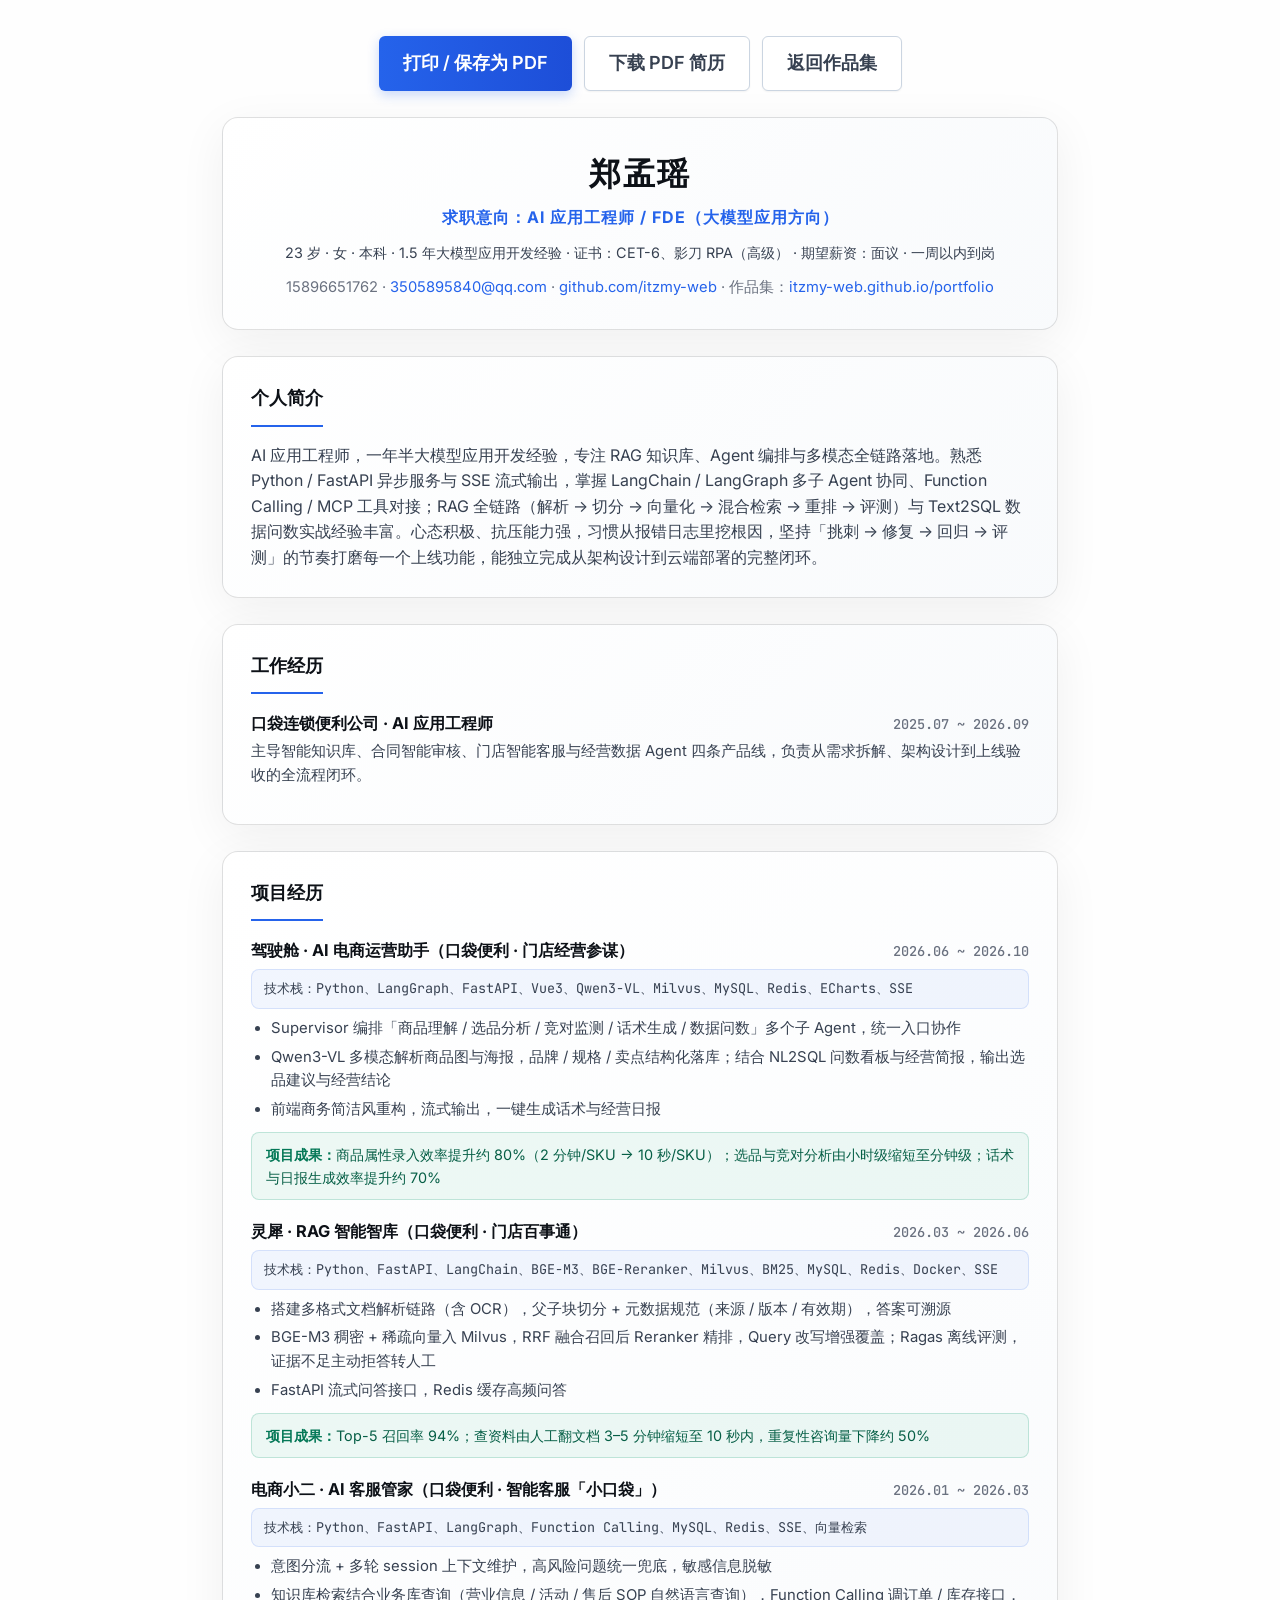
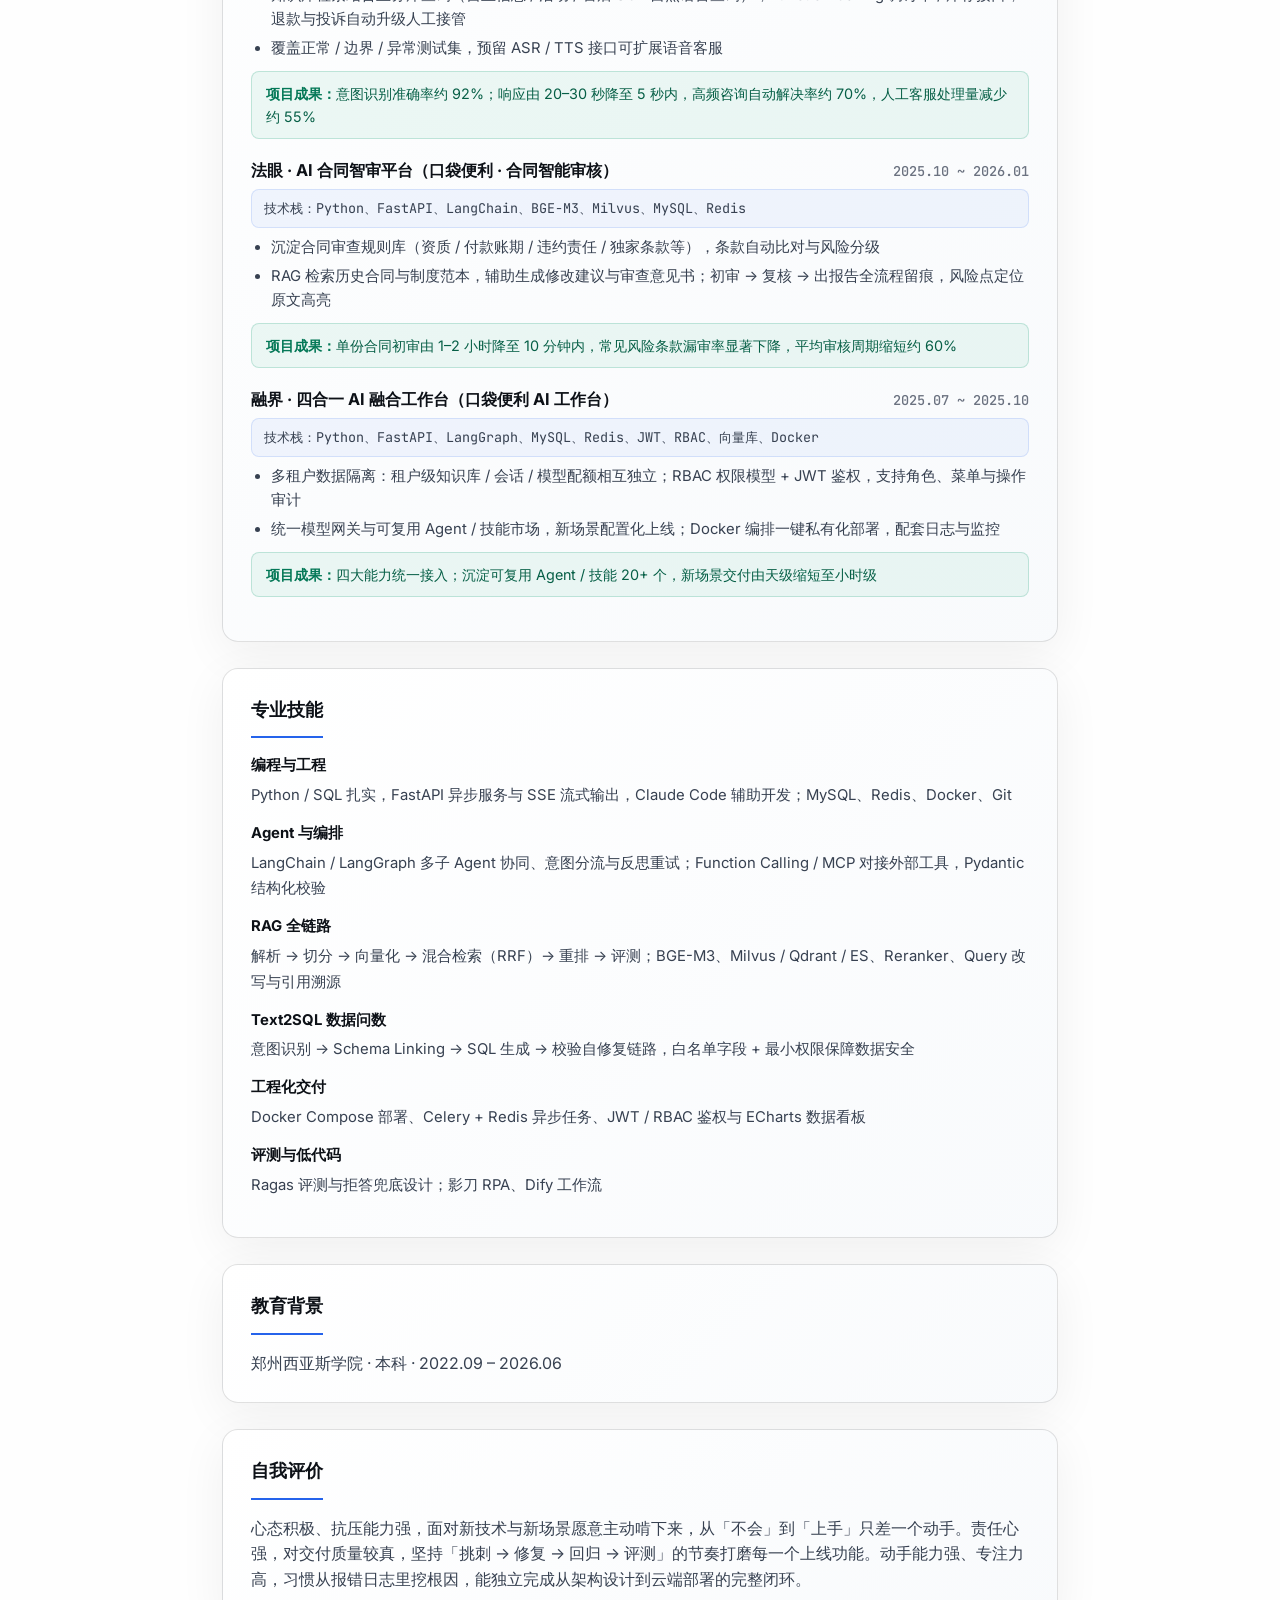
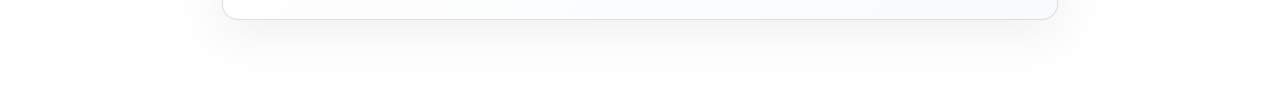
<file: static/portfolio/resume.html>
<!DOCTYPE html>
<html lang="zh-CN">
<head>
  <meta charset="UTF-8">
  <meta name="viewport" content="width=device-width, initial-scale=1.0">
  <title>郑孟瑶的个人简历 | AI 应用工程师</title>
  <link rel="stylesheet" href="https://fonts.loli.net/css2?family=Inter:wght@400;500;600;700;800&family=JetBrains+Mono:wght@400;600&display=swap">
  <link rel="stylesheet" href="assets/style.css">
  <style>
    .resume { max-width: 880px; margin: 0 auto; padding: 36px 22px 90px; position: relative; z-index: 1; }
    .resume-actions { display: flex; gap: 12px; justify-content: center; margin-bottom: 26px; flex-wrap: wrap; }
    .resume-head { text-align: center; padding: 30px 26px; background: linear-gradient(135deg, rgba(255,255,255,.95), rgba(248,250,252,.95)); backdrop-filter: blur(16px); border: 1px solid rgba(0,0,0,.12); border-radius: 1rem; box-shadow: 0 12px 48px rgba(0,0,0,.06); }
    .resume-head h1 { font-size: 2rem; font-weight: 800; letter-spacing: 2px; font-family: "Inter", "PingFang SC", sans-serif; }
    .resume-head .r-role { margin-top: 6px; color: var(--primary-blue); font-weight: 700; letter-spacing: 1px; }
    .resume-head .r-info { margin-top: 10px; color: var(--text-secondary); font-size: .9rem; }
    .resume-head .r-contact { margin-top: 12px; color: var(--text-muted); font-size: .92rem; word-break: break-all; }
    .resume-head .r-contact a { color: var(--primary-blue); text-decoration: none; }
    .resume-head .r-contact a:hover { text-decoration: underline; }
    .resume section { margin-top: 26px; background: linear-gradient(135deg, rgba(255,255,255,.95), rgba(248,250,252,.95)); backdrop-filter: blur(16px); border: 1px solid rgba(0,0,0,.12); border-radius: 1rem; box-shadow: 0 12px 48px rgba(0,0,0,.06); padding: 26px 28px; }
    .resume h2 { font-size: 1.15rem; font-weight: 700; padding-bottom: 12px; margin-bottom: 16px; border-bottom: 2px solid var(--primary-blue); display: inline-block; }
    .resume h3 { font-size: 1.02rem; font-weight: 700; display: flex; justify-content: space-between; align-items: baseline; flex-wrap: wrap; gap: 6px; }
    .resume h3 .r-date { font-size: .85rem; color: var(--text-muted); font-weight: 500; font-family: var(--font-mono); }
    .resume ul { margin: 8px 0 10px; padding-left: 20px; }
    .resume li { color: var(--text-secondary); font-size: .93rem; margin-bottom: 5px; }
    .resume .r-summary { color: var(--text-secondary); }
    .r-org { margin: 4px 0 10px; color: var(--text-secondary); font-size: .93rem; }
    .r-tech { margin: 6px 0 8px; padding: 8px 12px; border-radius: .5rem; background: rgba(37,99,235,.06); border: 1px solid rgba(37,99,235,.14); color: var(--text-secondary); font-size: .84rem; font-family: var(--font-mono); }
    .r-result { margin: 2px 0 18px; padding: 10px 14px; border-radius: .5rem; background: rgba(5,150,105,.07); border: 1px solid rgba(5,150,105,.2); color: #065f46; font-size: .9rem; }
    .r-result b { color: #047857; }
    .r-skill-group { margin-bottom: 14px; }
    .r-skill-group b { display: block; font-size: .93rem; margin-bottom: 4px; }
    .r-skill-group span { color: var(--text-secondary); font-size: .93rem; }
    @media print {
      body { background: #fff; }
      .nav, .resume-actions, .footer { display: none !important; }
      .resume { max-width: 100%; padding: 0; }
      .resume-head, .resume section { box-shadow: none; border: 1px solid #ddd; border-radius: 0; break-inside: avoid; backdrop-filter: none; background: #fff; }
      .resume-head h1, .resume h2, .resume h3, .r-skill-group b { color: #000; }
      .resume-head .r-role { color: #333; }
      .resume li, .resume .r-summary, .r-skill-group span, .resume-head .r-contact, .resume-head .r-info, .r-org, .r-tech { color: #333; }
      .r-tech, .r-result { background: #fff; border: 1px solid #ddd; }
      .r-result, .r-result b { color: #333; }
    }
  </style>
</head>
<body>

  <div class="resume">
    <div class="resume-actions">
      <button class="btn btn-primary" onclick="window.print()">打印 / 保存为 PDF</button>
      <a class="btn btn-outline" href="assets/郑孟瑶简历.pdf" download>下载 PDF 简历</a>
      <a class="btn btn-outline" href="index.html">返回作品集</a>
    </div>

    <header class="resume-head">
      <h1>郑孟瑶</h1>
      <p class="r-role">求职意向：AI 应用工程师 / FDE（大模型应用方向）</p>
      <p class="r-info">23 岁 · 女 · 本科 · 1.5 年大模型应用开发经验 · 证书：CET-6、影刀 RPA（高级） · 期望薪资：面议 · 一周以内到岗</p>
      <p class="r-contact">15896651762 · <a href="mailto:3505895840@qq.com">3505895840@qq.com</a> · <a href="https://github.com/itzmy-web" target="_blank" rel="noopener">github.com/itzmy-web</a> · 作品集：<a href="https://itzmy-web.github.io/portfolio/" target="_blank" rel="noopener">itzmy-web.github.io/portfolio</a></p>
    </header>

    <section>
      <h2>个人简介</h2>
      <p class="r-summary">AI 应用工程师，一年半大模型应用开发经验，专注 RAG 知识库、Agent 编排与多模态全链路落地。熟悉 Python / FastAPI 异步服务与 SSE 流式输出，掌握 LangChain / LangGraph 多子 Agent 协同、Function Calling / MCP 工具对接；RAG 全链路（解析 → 切分 → 向量化 → 混合检索 → 重排 → 评测）与 Text2SQL 数据问数实战经验丰富。心态积极、抗压能力强，习惯从报错日志里挖根因，坚持「挑刺 → 修复 → 回归 → 评测」的节奏打磨每一个上线功能，能独立完成从架构设计到云端部署的完整闭环。</p>
    </section>

    <section>
      <h2>工作经历</h2>
      <h3>口袋连锁便利公司 · AI 应用工程师 <span class="r-date">2025.07 ~ 2026.09</span></h3>
      <p class="r-org">主导智能知识库、合同智能审核、门店智能客服与经营数据 Agent 四条产品线，负责从需求拆解、架构设计到上线验收的全流程闭环。</p>
    </section>

    <section>
      <h2>项目经历</h2>

      <h3>驾驶舱 · AI 电商运营助手（口袋便利 · 门店经营参谋） <span class="r-date">2026.06 ~ 2026.10</span></h3>
      <p class="r-tech">技术栈：Python、LangGraph、FastAPI、Vue3、Qwen3-VL、Milvus、MySQL、Redis、ECharts、SSE</p>
      <ul>
        <li>Supervisor 编排「商品理解 / 选品分析 / 竞对监测 / 话术生成 / 数据问数」多个子 Agent，统一入口协作</li>
        <li>Qwen3-VL 多模态解析商品图与海报，品牌 / 规格 / 卖点结构化落库；结合 NL2SQL 问数看板与经营简报，输出选品建议与经营结论</li>
        <li>前端商务简洁风重构，流式输出，一键生成话术与经营日报</li>
      </ul>
      <p class="r-result"><b>项目成果：</b>商品属性录入效率提升约 80%（2 分钟/SKU → 10 秒/SKU）；选品与竞对分析由小时级缩短至分钟级；话术与日报生成效率提升约 70%</p>

      <h3>灵犀 · RAG 智能智库（口袋便利 · 门店百事通） <span class="r-date">2026.03 ~ 2026.06</span></h3>
      <p class="r-tech">技术栈：Python、FastAPI、LangChain、BGE-M3、BGE-Reranker、Milvus、BM25、MySQL、Redis、Docker、SSE</p>
      <ul>
        <li>搭建多格式文档解析链路（含 OCR），父子块切分 + 元数据规范（来源 / 版本 / 有效期），答案可溯源</li>
        <li>BGE-M3 稠密 + 稀疏向量入 Milvus，RRF 融合召回后 Reranker 精排，Query 改写增强覆盖；Ragas 离线评测，证据不足主动拒答转人工</li>
        <li>FastAPI 流式问答接口，Redis 缓存高频问答</li>
      </ul>
      <p class="r-result"><b>项目成果：</b>Top-5 召回率 94%；查资料由人工翻文档 3–5 分钟缩短至 10 秒内，重复性咨询量下降约 50%</p>

      <h3>电商小二 · AI 客服管家（口袋便利 · 智能客服「小口袋」） <span class="r-date">2026.01 ~ 2026.03</span></h3>
      <p class="r-tech">技术栈：Python、FastAPI、LangGraph、Function Calling、MySQL、Redis、SSE、向量检索</p>
      <ul>
        <li>意图分流 + 多轮 session 上下文维护，高风险问题统一兜底，敏感信息脱敏</li>
        <li>知识库检索结合业务库查询（营业信息 / 活动 / 售后 SOP 自然语言查询），Function Calling 调订单 / 库存接口，退款与投诉自动升级人工接管</li>
        <li>覆盖正常 / 边界 / 异常测试集，预留 ASR / TTS 接口可扩展语音客服</li>
      </ul>
      <p class="r-result"><b>项目成果：</b>意图识别准确率约 92%；响应由 20–30 秒降至 5 秒内，高频咨询自动解决率约 70%，人工客服处理量减少约 55%</p>

      <h3>法眼 · AI 合同智审平台（口袋便利 · 合同智能审核） <span class="r-date">2025.10 ~ 2026.01</span></h3>
      <p class="r-tech">技术栈：Python、FastAPI、LangChain、BGE-M3、Milvus、MySQL、Redis</p>
      <ul>
        <li>沉淀合同审查规则库（资质 / 付款账期 / 违约责任 / 独家条款等），条款自动比对与风险分级</li>
        <li>RAG 检索历史合同与制度范本，辅助生成修改建议与审查意见书；初审 → 复核 → 出报告全流程留痕，风险点定位原文高亮</li>
      </ul>
      <p class="r-result"><b>项目成果：</b>单份合同初审由 1–2 小时降至 10 分钟内，常见风险条款漏审率显著下降，平均审核周期缩短约 60%</p>

      <h3>融界 · 四合一 AI 融合工作台（口袋便利 AI 工作台） <span class="r-date">2025.07 ~ 2025.10</span></h3>
      <p class="r-tech">技术栈：Python、FastAPI、LangGraph、MySQL、Redis、JWT、RBAC、向量库、Docker</p>
      <ul>
        <li>多租户数据隔离：租户级知识库 / 会话 / 模型配额相互独立；RBAC 权限模型 + JWT 鉴权，支持角色、菜单与操作审计</li>
        <li>统一模型网关与可复用 Agent / 技能市场，新场景配置化上线；Docker 编排一键私有化部署，配套日志与监控</li>
      </ul>
      <p class="r-result"><b>项目成果：</b>四大能力统一接入；沉淀可复用 Agent / 技能 20+ 个，新场景交付由天级缩短至小时级</p>
    </section>

    <section>
      <h2>专业技能</h2>
      <div class="r-skill-group"><b>编程与工程</b><span>Python / SQL 扎实，FastAPI 异步服务与 SSE 流式输出，Claude Code 辅助开发；MySQL、Redis、Docker、Git</span></div>
      <div class="r-skill-group"><b>Agent 与编排</b><span>LangChain / LangGraph 多子 Agent 协同、意图分流与反思重试；Function Calling / MCP 对接外部工具，Pydantic 结构化校验</span></div>
      <div class="r-skill-group"><b>RAG 全链路</b><span>解析 → 切分 → 向量化 → 混合检索（RRF）→ 重排 → 评测；BGE-M3、Milvus / Qdrant / ES、Reranker、Query 改写与引用溯源</span></div>
      <div class="r-skill-group"><b>Text2SQL 数据问数</b><span>意图识别 → Schema Linking → SQL 生成 → 校验自修复链路，白名单字段 + 最小权限保障数据安全</span></div>
      <div class="r-skill-group"><b>工程化交付</b><span>Docker Compose 部署、Celery + Redis 异步任务、JWT / RBAC 鉴权与 ECharts 数据看板</span></div>
      <div class="r-skill-group"><b>评测与低代码</b><span>Ragas 评测与拒答兜底设计；影刀 RPA、Dify 工作流</span></div>
    </section>

    <section>
      <h2>教育背景</h2>
      <p class="r-summary">郑州西亚斯学院 · 本科 · 2022.09 – 2026.06</p>
    </section>

    <section>
      <h2>自我评价</h2>
      <p class="r-summary">心态积极、抗压能力强，面对新技术与新场景愿意主动啃下来，从「不会」到「上手」只差一个动手。责任心强，对交付质量较真，坚持「挑刺 → 修复 → 回归 → 评测」的节奏打磨每一个上线功能。动手能力强、专注力高，习惯从报错日志里挖根因，能独立完成从架构设计到云端部署的完整闭环。</p>
    </section>
  </div>

</body>
</html>
</file>
<file: static/portfolio/assets/style.css>
/* ===== 土豆的个人作品集 · 1:1 复刻 lks0426.com 设计系统（浅色玻璃拟态）===== */
:root {
  --bg-primary: #fefefe;
  --bg-secondary: #f8fafc;
  --bg-tertiary: #f1f5f9;
  --primary-gradient: linear-gradient(135deg, #2563eb, #7c3aed);
  --secondary-gradient: linear-gradient(135deg, #2563eb, #7c3aed 50%, #0891b2);
  --tertiary-gradient: linear-gradient(135deg, #4f46e5, #db2777);
  --primary-blue: #2563eb;
  --primary-blue-dark: #1d4ed8;
  --primary-blue-light: #3b82f6;
  --primary-purple: #7c3aed;
  --primary-cyan: #0891b2;
  --primary-pink: #db2777;
  --primary-emerald: #059669;
  --accent-success: #059669;
  --accent-warning: #d97706;
  --accent-error: #dc2626;
  --text-primary: #0d1117;
  --text-secondary: #374151;
  --text-muted: #6b7280;
  --glass-border: rgba(0, 0, 0, 0.08);
  --glass-card-bg: rgba(255, 255, 255, 0.95);
  --glass-card-border: rgba(0, 0, 0, 0.12);
  --glass-card-shadow: 0 2px 8px rgba(0, 0, 0, .06), 0 4px 16px rgba(0, 0, 0, .04), inset 0 1px 0 rgba(255, 255, 255, .9);
  --glass-nav-bg: rgba(254, 254, 254, 0.98);
  --glass-nav-border: rgba(0, 0, 0, 0.12);
  --font-body: "Inter", "PingFang SC", "Hiragino Sans GB", "Microsoft YaHei", sans-serif;
  --font-mono: "JetBrains Mono", "Fira Code", monospace;
  --dur-fast: 150ms;
  --dur-normal: 250ms;
  --dur-slow: 350ms;
  --ease-out: cubic-bezier(0, 0, 0.2, 1);
}

* { margin: 0; padding: 0; box-sizing: border-box; }

html { scroll-behavior: smooth; }

body {
  font-family: var(--font-body);
  color: var(--text-primary);
  background: var(--bg-primary);
  line-height: 1.6;
  -webkit-font-smoothing: antialiased;
}

::selection { background: rgba(37, 99, 235, .18); }

a { color: inherit; text-decoration: none; }
img { display: block; max-width: 100%; }
button { font-family: inherit; }

/* ===== 玻璃体系（参考站原值）===== */
.glass-card {
  background: var(--glass-card-bg);
  border: 1px solid var(--glass-card-border);
  box-shadow: var(--glass-card-shadow);
  position: relative;
}
.glass-ultra {
  background: linear-gradient(135deg, rgba(255, 255, 255, .95), rgba(255, 255, 255, .85) 50%, rgba(248, 250, 252, .95));
  -webkit-backdrop-filter: blur(16px) saturate(130%);
  backdrop-filter: blur(16px) saturate(130%);
  border: 1px solid rgba(0, 0, 0, .15);
  box-shadow: 0 12px 48px rgba(0, 0, 0, .06), 0 6px 24px rgba(0, 0, 0, .04), inset 0 2px 0 rgba(255, 255, 255, .95), inset 0 -1px 0 rgba(0, 0, 0, .08);
  position: relative;
  overflow: hidden;
}
.glass-hover { transition: all .3s cubic-bezier(.4, 0, .2, 1); position: relative; overflow: hidden; }
.glass-hover:hover {
  background: linear-gradient(135deg, rgba(255, 255, 255, .95), rgba(255, 255, 255, .85));
  transform: translateY(-3px) scale(1.02);
  box-shadow: 0 20px 80px rgba(0, 0, 0, .1), 0 8px 32px rgba(0, 0, 0, .08), inset 0 1px 0 rgba(255, 255, 255, .9);
}
.hover-lift { transition: all .3s ease; }
.hover-lift:hover { transform: translateY(-5px) scale(1.02); box-shadow: 0 20px 60px rgba(0, 0, 0, .15), 0 8px 30px rgba(0, 0, 0, .1); }
.grad-text {
  background: var(--primary-gradient);
  -webkit-background-clip: text; background-clip: text;
  -webkit-text-fill-color: transparent; color: transparent;
}

/* ===== 页面背景（渐变 + 装饰光斑）===== */
.page-bg {
  position: fixed; inset: 0; z-index: -2;
  background: linear-gradient(135deg, var(--bg-primary), var(--bg-secondary) 50%, var(--bg-primary));
}
.page-orbs { position: fixed; inset: 0; z-index: -1; overflow: hidden; pointer-events: none; }
.page-orb { position: absolute; border-radius: 9999px; }
.orb-a { top: 25%; left: 25%; width: 24rem; height: 24rem; background: radial-gradient(circle, rgba(37, 99, 235, .08), transparent 70%); filter: blur(3rem); opacity: .5; }
.orb-b { top: 75%; right: 25%; width: 20rem; height: 20rem; background: linear-gradient(90deg, rgba(124, 58, 237, .06), rgba(219, 39, 119, .06)); filter: blur(2rem); }
.orb-c { top: 50%; left: 50%; width: 18rem; height: 18rem; background: linear-gradient(135deg, rgba(8, 145, 178, .05), rgba(37, 99, 235, .05)); filter: blur(1.5rem); }

/* ===== 移动端菜单按钮 ===== */
.menu-btn {
  position: fixed; top: 1rem; left: 1rem; z-index: 50;
  display: none; align-items: center; justify-content: center;
  width: 2.75rem; height: 2.75rem; border-radius: .5rem;
  color: var(--text-secondary); cursor: pointer; transition: all var(--dur-normal);
}
.menu-btn:hover { color: var(--primary-blue); }
.menu-btn svg { width: 1.5rem; height: 1.5rem; }

/* ===== 左侧玻璃侧边栏 ===== */
.sidebar {
  position: fixed; left: 0; top: 0; height: 100%; width: 16rem; z-index: 40;
  background: var(--glass-nav-bg);
  -webkit-backdrop-filter: blur(16px) saturate(120%);
  backdrop-filter: blur(16px) saturate(120%);
  border-right: 1px solid var(--glass-nav-border);
  box-shadow: 2px 0 12px rgba(0, 0, 0, .06), inset -1px 0 0 rgba(255, 255, 255, .9);
  display: flex; flex-direction: column;
  transform: translateX(-16rem);
  transition: transform var(--dur-slow) var(--ease-out);
}
.sidebar.open { transform: translateX(0); }
.sidebar-head { padding: 2rem; border-bottom: 1px solid rgba(255, 255, 255, .6); }
.sidebar-logo {
  font-size: 1.5rem; font-weight: 700; letter-spacing: .5px;
  background: var(--primary-gradient);
  -webkit-background-clip: text; background-clip: text;
  -webkit-text-fill-color: transparent; color: transparent;
  margin-bottom: .5rem;
}
.sidebar-tag { font-size: .875rem; color: var(--text-secondary); }
.sidebar-nav { flex: 1; padding: 1rem; overflow-y: auto; }
.sidebar-nav ul { list-style: none; display: flex; flex-direction: column; gap: .5rem; }
.nav-item {
  width: 100%; display: flex; align-items: center; gap: .75rem;
  padding: .75rem 1rem; border-radius: .375rem; text-align: left; position: relative;
  color: var(--text-muted); font-weight: 500; transition: all var(--dur-normal) var(--ease-out);
  overflow: hidden;
}
.nav-item svg { width: 1.25rem; height: 1.25rem; flex-shrink: 0; }
.nav-item:hover { background: var(--bg-tertiary); color: var(--text-primary); }
.nav-item.active {
  background: linear-gradient(90deg, var(--primary-blue-dark), #1e40af);
  color: #fff; font-weight: 600;
  box-shadow: 0 4px 12px rgba(37, 99, 235, .25);
}
.nav-item.active svg { color: #fff; }
.nav-resume {
  display: flex; align-items: center; gap: .75rem;
  margin-top: 1rem; padding: .75rem 1rem; border-radius: .375rem;
  background: var(--bg-tertiary); color: var(--primary-blue); font-weight: 600; font-size: .925rem;
  transition: all var(--dur-normal);
}
.nav-resume svg { width: 1.15rem; height: 1.15rem; }
.nav-resume:hover { background: rgba(37, 99, 235, .08); box-shadow: 0 2px 10px rgba(37, 99, 235, .15); }
.sidebar-foot { padding: 1.25rem 2rem; font-size: .75rem; color: var(--text-muted); border-top: 1px solid var(--glass-border); }

/* ===== 主内容区 ===== */
.main { min-height: 100vh; transition: padding var(--dur-slow); }

/* ===== Hero ===== */
.hero {
  min-height: 100vh; display: flex; align-items: center; justify-content: center;
  padding: 3rem 2rem;
}
.hero-inner { max-width: 56rem; margin: 0 auto; text-align: center; }
.hero-badge {
  display: inline-block; font-size: .75rem; letter-spacing: 2px; font-weight: 600;
  color: var(--text-muted); margin-bottom: 1rem;
}
.hero-title {
  font-size: 1.875rem; font-weight: 800; line-height: 1.25; margin-bottom: 1rem;
  letter-spacing: -.5px;
}
.hero-sub { font-size: 1.25rem; font-weight: 500; color: var(--text-secondary); margin-bottom: .75rem; }
.hero-desc { font-size: 1rem; color: var(--text-muted); max-width: 34rem; margin: 0 auto 2rem; }
.hero-cta { display: flex; gap: 1rem; justify-content: center; flex-wrap: wrap; margin-bottom: 3rem; }

.btn {
  display: inline-flex; align-items: center; justify-content: center; gap: .5rem;
  padding: .75rem 1.5rem; border-radius: .375rem; font-size: 1.125rem; font-weight: 600;
  cursor: pointer; transition: all var(--dur-normal) var(--ease-out); border: none;
  min-height: 48px;
}
.btn-primary {
  background: linear-gradient(90deg, #2563eb, #1d4ed8); color: #fff;
  box-shadow: 0 4px 12px rgba(37, 99, 235, .25);
}
.btn-primary:hover {
  background: linear-gradient(90deg, #1d4ed8, #1e40af);
  box-shadow: 0 8px 20px rgba(37, 99, 235, .35);
  transform: translateY(-1px);
}
.btn-outline {
  background: #fff; color: var(--text-secondary);
  border: 1px solid #cbd5e1; box-shadow: 0 1px 2px rgba(0, 0, 0, .05);
}
.btn-outline:hover { background: var(--bg-secondary); border-color: #94a3b8; box-shadow: 0 4px 12px rgba(0, 0, 0, .08); }

.hero-stats { display: grid; grid-template-columns: repeat(2, 1fr); gap: 1rem; max-width: 48rem; margin: 0 auto 2.5rem; }
.stat-card { border-radius: .75rem; padding: 1.5rem 1rem; text-align: center; }
.stat-card b {
  display: block; font-family: var(--font-mono); font-size: 1.5rem; font-weight: 600;
  background: var(--primary-gradient);
  -webkit-background-clip: text; background-clip: text;
  -webkit-text-fill-color: transparent; color: transparent;
  line-height: 1.2;
}
.stat-card span { font-size: .875rem; color: var(--text-muted); }

.hero-tools h4 { font-size: 1rem; font-weight: 600; margin-bottom: .25rem; }
.hero-tools > p { font-size: .875rem; color: var(--text-muted); margin-bottom: 1rem; }
.tool-chips { display: flex; flex-wrap: wrap; gap: .5rem; justify-content: center; max-width: 44rem; margin: 0 auto; }
.chip {
  padding: .5rem 1rem; border-radius: 9999px; font-size: .875rem; color: var(--text-primary);
  cursor: default; transition: all var(--dur-normal);
}
.chip:hover { background: rgba(37, 99, 235, .06); border-color: rgba(37, 99, 235, .3); }

/* ===== section 通用 ===== */
.section { padding: 5rem 2rem; position: relative; }
.section-alt { background: rgba(248, 250, 252, .6); }
.section-inner { max-width: 72rem; margin: 0 auto; }
.sec-head { text-align: center; margin-bottom: 3rem; }
.sec-head h2 { font-size: 2.25rem; font-weight: 700; margin-bottom: .75rem; letter-spacing: -.5px; }
.sec-head p { color: var(--text-muted); font-size: 1rem; }

/* ===== 筛选标签 ===== */
.filter-tabs { display: flex; gap: .5rem; justify-content: center; margin-bottom: 2.5rem; flex-wrap: wrap; }
.filter-tab {
  padding: .5rem 1.25rem; border-radius: 9999px; border: 1px solid var(--glass-card-border);
  background: var(--glass-card-bg); color: var(--text-secondary); font-size: .9rem; font-weight: 500;
  cursor: pointer; transition: all var(--dur-normal);
}
.filter-tab:hover { border-color: var(--primary-blue); color: var(--primary-blue); }
.filter-tab.active {
  background: linear-gradient(90deg, #2563eb, #1d4ed8); color: #fff; border-color: transparent;
  box-shadow: 0 4px 12px rgba(37, 99, 235, .25);
}

/* ===== 项目卡 ===== */
.project-grid { display: grid; grid-template-columns: 1fr; gap: 1.5rem; }
.project-card { border-radius: .75rem; display: flex; flex-direction: column; }
.project-card:hover { transform: translateY(-5px) scale(1.01); box-shadow: 0 20px 60px rgba(0, 0, 0, .12), 0 8px 30px rgba(0, 0, 0, .08); border-color: rgba(37, 99, 235, .25); }
.p-cover { position: relative; overflow: hidden; }
.p-cover img { width: 100%; height: 12rem; object-fit: cover; transition: transform var(--dur-slow); }
.project-card:hover .p-cover img { transform: scale(1.04); }
.p-flag {
  position: absolute; top: .75rem; left: .75rem; z-index: 2;
  padding: .2rem .65rem; border-radius: 9999px; font-size: .72rem; font-weight: 700;
  background: var(--primary-gradient); color: #fff; box-shadow: 0 2px 8px rgba(37, 99, 235, .35);
}
.p-body { padding: 1.5rem; display: flex; flex-direction: column; flex: 1; }
.p-body h3 { font-size: 1.125rem; font-weight: 600; margin-bottom: .5rem; transition: color var(--dur-normal); }
.project-card:hover .p-body h3 { color: var(--primary-blue); }
.p-body > p { font-size: .875rem; color: var(--text-secondary); line-height: 1.7; margin-bottom: 1rem; flex: 1; }
.p-tags { display: flex; flex-wrap: wrap; gap: .4rem; margin-bottom: 1rem; }
.p-tags span {
  padding: .25rem .7rem; border-radius: 9999px; font-size: .75rem;
  background: var(--bg-tertiary); color: var(--text-secondary); border: 1px solid var(--glass-border);
}
.p-actions { display: flex; gap: .5rem; flex-wrap: wrap; }
.p-btn {
  display: inline-flex; align-items: center; gap: .35rem;
  padding: .45rem 1rem; border-radius: .375rem; font-size: .85rem; font-weight: 600;
  cursor: pointer; transition: all var(--dur-normal);
}
.p-btn.primary { background: linear-gradient(90deg, #2563eb, #1d4ed8); color: #fff; box-shadow: 0 2px 8px rgba(37, 99, 235, .22); }
.p-btn.primary:hover { box-shadow: 0 4px 14px rgba(37, 99, 235, .32); transform: translateY(-1px); }
.p-btn.ghost { background: #fff; color: var(--text-secondary); border: 1px solid #cbd5e1; }
.p-btn.ghost:hover { border-color: var(--primary-blue); color: var(--primary-blue); }

/* ===== 技术栈 ===== */
.stack-grid { display: grid; grid-template-columns: 1fr; gap: 1.5rem; }
.stack-card { border-radius: .75rem; padding: 1.75rem; }
.stack-card:hover { border-color: rgba(37, 99, 235, .25); }
.stack-head { display: flex; align-items: center; gap: .75rem; margin-bottom: 1.5rem; }
.stack-icon {
  width: 2.75rem; height: 2.75rem; border-radius: .625rem; flex-shrink: 0;
  display: flex; align-items: center; justify-content: center; color: #fff;
}
.stack-icon svg { width: 1.35rem; height: 1.35rem; }
.si-blue { background: linear-gradient(135deg, #2563eb, #3b82f6); box-shadow: 0 4px 12px rgba(37, 99, 235, .3); }
.si-purple { background: linear-gradient(135deg, #7c3aed, #a855f7); box-shadow: 0 4px 12px rgba(124, 58, 237, .3); }
.si-cyan { background: linear-gradient(135deg, #0891b2, #06b6d4); box-shadow: 0 4px 12px rgba(8, 145, 178, .3); }
.si-pink { background: linear-gradient(135deg, #db2777, #ec4899); box-shadow: 0 4px 12px rgba(219, 39, 119, .3); }
.si-emerald { background: linear-gradient(135deg, #059669, #10b981); box-shadow: 0 4px 12px rgba(5, 150, 105, .3); }
.si-orange { background: linear-gradient(135deg, #d97706, #f59e0b); box-shadow: 0 4px 12px rgba(217, 119, 6, .3); }
.stack-head h3 { font-size: 1.15rem; font-weight: 700; }
.stack-avg { font-size: .78rem; color: var(--primary-blue); font-weight: 600; font-family: var(--font-mono); }
.skill-row { padding: .875rem 0; border-top: 1px solid var(--glass-border); }
.skill-row:first-of-type { border-top: none; }
.skill-info { display: flex; justify-content: space-between; align-items: baseline; gap: .5rem; margin-bottom: .2rem; }
.skill-name { font-weight: 600; font-size: .95rem; }
.skill-level { font-size: .78rem; font-family: var(--font-mono); font-weight: 600; color: var(--primary-blue); white-space: nowrap; }
.skill-row p { font-size: .82rem; color: var(--text-muted); line-height: 1.6; }

/* ===== AI 工具 ===== */
.tool-stats { display: grid; grid-template-columns: repeat(3, 1fr); gap: 1rem; max-width: 44rem; margin: 0 auto 2.5rem; }
.tool-stat { border-radius: .75rem; padding: 1.25rem 1rem; text-align: center; }
.tool-stat b {
  display: block; font-family: var(--font-mono); font-size: 1.5rem; font-weight: 600;
  background: var(--primary-gradient);
  -webkit-background-clip: text; background-clip: text;
  -webkit-text-fill-color: transparent; color: transparent;
}
.tool-stat span { font-size: .8rem; color: var(--text-muted); }
.tool-grid { display: grid; grid-template-columns: 1fr; gap: 1.5rem; }
.tool-card { border-radius: .75rem; padding: 1.5rem; }
.tool-card:hover { transform: translateY(-5px) scale(1.01); box-shadow: 0 20px 60px rgba(0, 0, 0, .12); border-color: rgba(37, 99, 235, .25); }
.tool-top { display: flex; align-items: center; gap: .75rem; margin-bottom: .875rem; }
.tool-icon {
  width: 2.5rem; height: 2.5rem; border-radius: .625rem; flex-shrink: 0;
  display: flex; align-items: center; justify-content: center; color: #fff;
}
.tool-icon svg { width: 1.25rem; height: 1.25rem; }
.ti-blue { background: linear-gradient(135deg, #2563eb, #3b82f6); }
.ti-purple { background: linear-gradient(135deg, #7c3aed, #a855f7); }
.ti-cyan { background: linear-gradient(135deg, #0891b2, #06b6d4); }
.ti-pink { background: linear-gradient(135deg, #db2777, #ec4899); }
.ti-emerald { background: linear-gradient(135deg, #059669, #10b981); }
.ti-orange { background: linear-gradient(135deg, #d97706, #f59e0b); }
.tool-title { flex: 1; }
.tool-title h3 { font-size: 1.05rem; font-weight: 700; }
.tool-cat { font-size: .72rem; color: var(--text-muted); font-family: var(--font-mono); }
.tool-rating {
  font-family: var(--font-mono); font-size: 1.35rem; font-weight: 600;
  background: var(--primary-gradient);
  -webkit-background-clip: text; background-clip: text;
  -webkit-text-fill-color: transparent; color: transparent;
}
.tool-card > p { font-size: .85rem; color: var(--text-secondary); line-height: 1.7; margin-bottom: .875rem; }
.tool-features { display: flex; flex-wrap: wrap; gap: .4rem; margin-bottom: 1rem; }
.tool-features span {
  padding: .25rem .7rem; border-radius: .375rem; font-size: .73rem;
  background: var(--bg-tertiary); color: var(--text-secondary); border: 1px solid var(--glass-border);
}
.tool-rec { display: flex; align-items: center; gap: .6rem; margin-bottom: .875rem; }
.tool-rec > span { font-size: .78rem; color: var(--text-muted); white-space: nowrap; }
.rec-bar { flex: 1; height: .4rem; border-radius: 9999px; background: var(--bg-tertiary); overflow: hidden; }
.rec-bar i {
  display: block; height: 100%; width: 0; border-radius: 9999px;
  background: var(--primary-gradient); transition: width 1.2s var(--ease-out);
}
.tool-card.in .rec-bar i, .in .rec-bar i { width: var(--w); }
.tool-rec b { font-family: var(--font-mono); font-size: .85rem; color: var(--primary-blue); }
.tool-more { font-size: .85rem; font-weight: 600; color: var(--primary-blue); transition: color var(--dur-normal); }
.tool-more:hover { color: var(--primary-purple); }

/* ===== 项目服务 ===== */
.service-grid { display: grid; grid-template-columns: 1fr; gap: 1.5rem; }
.service-card { border-radius: .75rem; padding: 1.75rem; display: flex; flex-direction: column; }
.service-card:hover { transform: translateY(-5px) scale(1.01); box-shadow: 0 20px 60px rgba(0, 0, 0, .12); border-color: rgba(37, 99, 235, .25); }
.service-top { display: flex; align-items: center; justify-content: space-between; margin-bottom: 1.25rem; }
.service-icon {
  width: 3rem; height: 3rem; border-radius: .75rem;
  display: flex; align-items: center; justify-content: center; color: #fff;
}
.service-icon svg { width: 1.5rem; height: 1.5rem; }
.service-price {
  padding: .3rem .8rem; border-radius: 9999px; font-size: .75rem; font-weight: 600;
  background: rgba(37, 99, 235, .08); color: var(--primary-blue); border: 1px solid rgba(37, 99, 235, .2);
}
.service-card h3 { font-size: 1.15rem; font-weight: 700; margin-bottom: .5rem; }
.service-card > p { font-size: .875rem; color: var(--text-secondary); line-height: 1.7; margin-bottom: 1rem; flex: 1; }
.service-features { display: flex; flex-wrap: wrap; gap: .4rem; margin-bottom: 1.25rem; }
.service-features span {
  padding: .25rem .7rem; border-radius: .375rem; font-size: .73rem;
  background: var(--bg-tertiary); color: var(--text-secondary); border: 1px solid var(--glass-border);
}
.service-btn {
  display: inline-flex; align-items: center; justify-content: center;
  padding: .55rem 1.25rem; border-radius: .375rem; font-size: .875rem; font-weight: 600;
  background: linear-gradient(90deg, #2563eb, #1d4ed8); color: #fff;
  box-shadow: 0 2px 8px rgba(37, 99, 235, .22); transition: all var(--dur-normal);
  align-self: flex-start;
}
.service-btn:hover { box-shadow: 0 6px 16px rgba(37, 99, 235, .32); transform: translateY(-1px); }

/* ===== 学习历程（时间线）===== */
.timeline { position: relative; max-width: 56rem; margin: 0 auto; }
.timeline::before {
  content: ""; position: absolute; left: 1.5rem; top: 0; bottom: 0; width: 2px;
  background: linear-gradient(180deg, rgba(37, 99, 235, .25), rgba(124, 58, 237, .25), rgba(5, 150, 105, .25));
}
.tl-item { position: relative; display: flex; align-items: flex-start; gap: 1.5rem; padding-bottom: 1.5rem; }
.tl-icon {
  position: relative; z-index: 1; flex-shrink: 0;
  width: 3.25rem; height: 3.25rem; border-radius: 9999px;
  display: flex; align-items: center; justify-content: center; color: #fff;
  box-shadow: 0 4px 14px rgba(0, 0, 0, .12);
}
.tl-icon svg { width: 1.35rem; height: 1.35rem; }
.tl-card { flex: 1; border-radius: .75rem; padding: 1.5rem; }
.tl-card:hover { transform: translateY(-3px) scale(1.01); box-shadow: 0 16px 48px rgba(0, 0, 0, .1); }
.tl-date {
  display: inline-flex; align-items: center; gap: .4rem;
  font-size: .8rem; font-family: var(--font-mono); color: var(--text-muted); margin-bottom: .5rem;
}
.tl-date svg { width: .9rem; height: .9rem; }
.tl-card h3 { font-size: 1.15rem; font-weight: 600; margin-bottom: .5rem; }
.tl-card > p { font-size: .85rem; color: var(--text-secondary); line-height: 1.7; margin-bottom: .875rem; }
.tl-badge {
  display: inline-block; padding: .2rem .6rem; border-radius: .375rem;
  font-size: .72rem; font-weight: 600; opacity: .85;
}
.tl-badge-blue { color: var(--primary-blue); background: rgba(37, 99, 235, .07); }
.tl-badge-purple { color: var(--primary-purple); background: rgba(124, 58, 237, .07); }
.tl-badge-green { color: var(--accent-success); background: rgba(5, 150, 105, .07); }

/* ===== 页脚 ===== */
.footer { border-top: 1px solid var(--glass-border); padding: 2rem; background: rgba(255, 255, 255, .6); }
.footer-inner { max-width: 72rem; margin: 0 auto; display: flex; flex-direction: column; align-items: center; gap: 1rem; }
.footer-copy { font-size: .875rem; color: var(--text-muted); text-align: center; }
.footer-love { color: var(--accent-error); }
.footer-links { display: flex; gap: 1.5rem; }
.footer-links a { font-size: .875rem; color: var(--text-secondary); transition: color var(--dur-normal); }
.footer-links a:hover { color: var(--primary-blue); }

/* ===== 滚动浮现 ===== */
.reveal { opacity: 0; transform: translateY(24px); transition: opacity .6s var(--ease-out), transform .6s var(--ease-out); }
.reveal.in { opacity: 1; transform: none; }

/* ===== 响应式 ===== */
@media (min-width: 40rem) {
  .hero-stats { grid-template-columns: repeat(4, 1fr); }
  .project-grid { grid-template-columns: repeat(2, 1fr); }
  .stack-grid { grid-template-columns: repeat(2, 1fr); }
  .tool-grid { grid-template-columns: repeat(2, 1fr); }
  .service-grid { grid-template-columns: repeat(2, 1fr); }
  .quality-grid { grid-template-columns: repeat(2, 1fr); }
  .about-grid { grid-template-columns: repeat(2, 1fr); }
  .contact-grid { grid-template-columns: repeat(2, 1fr); }
  .post-grid { grid-template-columns: repeat(2, 1fr); }
  .case-metrics { grid-template-columns: repeat(4, 1fr); }
  .hero-title { font-size: 2.25rem; }
  .sub-hero h1 { font-size: 2.5rem; }
}
@media (min-width: 48rem) {
  .hero-title { font-size: 3rem; }
  .sec-head h2 { font-size: 2.5rem; }
  .footer-inner { flex-direction: row; justify-content: space-between; }
}
@media (min-width: 64rem) {
  .menu-btn { display: none !important; }
  .sidebar { transform: translateX(0); }
  .main { padding-left: 16rem; }
  .project-grid { grid-template-columns: repeat(3, 1fr); }
  .stack-grid { grid-template-columns: repeat(2, 1fr); }
  .tool-grid { grid-template-columns: repeat(3, 1fr); }
  .service-grid { grid-template-columns: repeat(2, 1fr); }
  .quality-grid { grid-template-columns: repeat(3, 1fr); }
  .contact-grid { grid-template-columns: repeat(4, 1fr); }
  .post-grid { grid-template-columns: repeat(3, 1fr); }
  .hero-title { font-size: 3.75rem; }
  .sub-hero h1 { font-size: 3rem; }
}
@media (max-width: 63.99rem) {
  .menu-btn { display: flex; }
  .main { padding-top: 4rem; }
}
@media (prefers-reduced-motion: reduce) {
  .reveal { opacity: 1; transform: none; }
  * { animation-duration: .01ms !important; transition-duration: .01ms !important; }
}

/* ===== 占位按钮（演示整理中）===== */
.p-btn-disabled {
  cursor: default; opacity: .65; border-style: dashed;
}
.p-btn-disabled:hover { border-color: #cbd5e1; color: var(--text-secondary); transform: none; }

/* ===== 项目卡四要素（痛点 / 方案 / 效果 / 局限）===== */
.p-facts { display: flex; flex-direction: column; gap: .5rem; margin-bottom: 1rem; }
.p-fact {
  display: flex; gap: .6rem; align-items: flex-start;
  padding: .55rem .7rem; border-radius: .5rem;
  background: var(--bg-secondary); border: 1px solid var(--glass-border);
}
.p-fact p { font-size: .8rem; color: var(--text-secondary); line-height: 1.55; }
.pf-label {
  flex-shrink: 0; font-size: .72rem; font-weight: 700; white-space: nowrap;
  padding: .18rem .5rem; border-radius: .375rem; margin-top: .05rem;
}
.pf-pain { color: #b91c1c; background: rgba(220, 38, 38, .08); }
.pf-sol { color: var(--primary-blue-dark); background: rgba(37, 99, 235, .08); }
.pf-res { color: #047857; background: rgba(5, 150, 105, .09); }

/* ===== 服务交付清单 ===== */
.p-deliver {
  font-size: .78rem; color: var(--text-muted); line-height: 1.6;
  padding: .55rem .75rem; border-radius: .5rem;
  background: rgba(37, 99, 235, .05); border: 1px dashed rgba(37, 99, 235, .25);
  margin-bottom: 1.25rem;
}
.p-deliver b { color: var(--primary-blue-dark); }

/* ===== 工程质量板块 ===== */
.quality-grid { display: grid; grid-template-columns: 1fr; gap: 1.5rem; }
.quality-card { border-radius: .75rem; padding: 1.5rem; }
.quality-card:hover { transform: translateY(-4px); border-color: rgba(37, 99, 235, .25); }
.q-icon {
  width: 2.5rem; height: 2.5rem; border-radius: .625rem;
  display: flex; align-items: center; justify-content: center; color: #fff;
  margin-bottom: .875rem;
}
.q-icon svg { width: 1.25rem; height: 1.25rem; }
.quality-card h3 { font-size: 1.05rem; font-weight: 700; margin-bottom: .5rem; }
.quality-card p { font-size: .85rem; color: var(--text-secondary); line-height: 1.7; }

/* ===== 时间线：难点 / 收获备注 ===== */
.tl-note {
  font-size: .8rem; color: var(--text-secondary); line-height: 1.65;
  background: var(--bg-secondary); border-left: 3px solid var(--primary-blue);
  border-radius: 0 .5rem .5rem 0; padding: .55rem .8rem; margin-bottom: .875rem;
}
.tl-note b { color: var(--primary-blue-dark); }

/* ===== 关于我 ===== */
.about-grid { display: grid; grid-template-columns: 1fr; gap: 1.5rem; }
.about-card { border-radius: .75rem; padding: 1.75rem; }
.about-card h3 { font-size: 1.2rem; font-weight: 700; margin-bottom: 1rem; }
.about-card > p { font-size: .9rem; color: var(--text-secondary); line-height: 1.8; margin-bottom: 1rem; }
.about-card > p b { color: var(--text-primary); }
.about-list { display: flex; flex-direction: column; gap: .5rem; margin-bottom: 1.5rem; }
.about-row {
  display: flex; gap: .75rem; font-size: .85rem;
  padding: .55rem .8rem; border-radius: .5rem; background: var(--bg-secondary);
  border: 1px solid var(--glass-border);
}
.ab-k { flex-shrink: 0; font-weight: 700; color: var(--primary-blue-dark); min-width: 4.5rem; }
.ab-v { color: var(--text-secondary); }
.about-actions { display: flex; gap: .75rem; flex-wrap: wrap; }
.about-actions .btn { font-size: .95rem; padding: .65rem 1.25rem; }

/* ===== 当前在做 ===== */
.now-list { display: flex; flex-direction: column; gap: 1rem; }
.now-item { display: flex; gap: .75rem; align-items: flex-start; }
.now-dot {
  flex-shrink: 0; width: .65rem; height: .65rem; border-radius: 9999px; margin-top: .45rem;
  box-shadow: 0 0 0 4px rgba(37, 99, 235, .1);
}
.dot-blue { background: var(--primary-blue); }
.dot-purple { background: var(--primary-purple); box-shadow: 0 0 0 4px rgba(124, 58, 237, .1); }
.dot-emerald { background: var(--accent-success); box-shadow: 0 0 0 4px rgba(5, 150, 105, .1); }
.dot-orange { background: var(--accent-warning); box-shadow: 0 0 0 4px rgba(217, 119, 6, .1); }
.now-item b { font-size: .9rem; }
.now-item p { font-size: .82rem; color: var(--text-muted); line-height: 1.6; margin-top: .15rem; }

/* ===== 联系我 ===== */
.contact-grid { display: grid; grid-template-columns: 1fr; gap: 1.5rem; max-width: 60rem; margin: 0 auto; }
.contact-card {
  border-radius: .75rem; padding: 1.5rem; text-align: center;
  display: flex; flex-direction: column; align-items: center; gap: .4rem;
  transition: all .3s var(--ease-out);
}
a.contact-card:hover { transform: translateY(-4px); border-color: rgba(37, 99, 235, .3); }
.ct-icon {
  width: 2.75rem; height: 2.75rem; border-radius: .75rem;
  display: flex; align-items: center; justify-content: center; color: #fff;
  margin-bottom: .35rem;
}
.ct-icon svg { width: 1.35rem; height: 1.35rem; }
.contact-card h3 { font-size: 1rem; font-weight: 700; }
.contact-card p { font-size: .85rem; color: var(--text-secondary); font-family: var(--font-mono); word-break: break-all; }
.ct-hint { font-size: .75rem; color: var(--primary-blue); font-weight: 600; }
.contact-qr img { width: 7.5rem; height: 7.5rem; border-radius: .5rem; background: #fff; border: 1px solid var(--glass-border); }

/* ===== 截图灯箱 ===== */
.lightbox {
  position: fixed; inset: 0; z-index: 100;
  display: flex; align-items: center; justify-content: center;
  background: rgba(15, 23, 42, .82); backdrop-filter: blur(6px);
  opacity: 0; pointer-events: none; transition: opacity var(--dur-normal);
  padding: 2rem;
}
.lightbox.open { opacity: 1; pointer-events: auto; }
.lightbox-inner { position: relative; max-width: 1200px; width: 100%; }
.lightbox-inner img {
  width: 100%; border-radius: .75rem;
  box-shadow: 0 24px 80px rgba(0, 0, 0, .45);
  border: 1px solid rgba(255, 255, 255, .15);
}
.lightbox-close {
  position: absolute; top: -2.75rem; right: 0;
  width: 2.25rem; height: 2.25rem; border-radius: 9999px;
  background: rgba(255, 255, 255, .12); color: #fff; font-size: 1.35rem; line-height: 1;
  border: 1px solid rgba(255, 255, 255, .25); cursor: pointer;
  display: flex; align-items: center; justify-content: center;
  transition: all var(--dur-fast);
}
.lightbox-close:hover { background: rgba(255, 255, 255, .25); }

/* ===== 子页面（案例剖析 / 技术随笔）通用 ===== */
.sub-hero { padding: 4.5rem 2rem 2.5rem; text-align: center; }
.sub-hero-inner { max-width: 56rem; margin: 0 auto; }
.sub-back {
  display: inline-flex; align-items: center; gap: .4rem; font-size: .85rem; font-weight: 600;
  color: var(--primary-blue); margin-bottom: 1.25rem; transition: color var(--dur-normal);
}
.sub-back:hover { color: var(--primary-purple); }
.sub-back svg { width: 1rem; height: 1rem; }
.sub-hero h1 { font-size: 2.25rem; font-weight: 800; letter-spacing: -.5px; margin-bottom: .75rem; }
.sub-hero > .sub-hero-inner > p { color: var(--text-muted); font-size: 1rem; max-width: 40rem; margin: 0 auto; }
.sub-chips { display: flex; gap: .5rem; justify-content: center; flex-wrap: wrap; margin-top: 1.25rem; }
.sub-chips span {
  padding: .3rem .85rem; border-radius: 9999px; font-size: .78rem; font-weight: 600;
  background: rgba(37, 99, 235, .07); color: var(--primary-blue-dark);
  border: 1px solid rgba(37, 99, 235, .18);
}

/* ===== 案例剖析页 ===== */
.case-block { max-width: 72rem; margin: 0 auto; padding: 2rem; }
.case-card { border-radius: 1rem; padding: 2rem; margin-bottom: 2rem; }
.case-head { display: flex; align-items: flex-start; gap: 1rem; flex-wrap: wrap; margin-bottom: 1.5rem; }
.case-head-icon {
  width: 3rem; height: 3rem; border-radius: .75rem; flex-shrink: 0;
  display: flex; align-items: center; justify-content: center; color: #fff;
}
.case-head-icon svg { width: 1.5rem; height: 1.5rem; }
.case-head h2 { font-size: 1.4rem; font-weight: 700; }
.case-head > div > p { font-size: .88rem; color: var(--text-muted); margin-top: .2rem; }
.case-flag {
  margin-left: auto; padding: .25rem .75rem; border-radius: 9999px;
  font-size: .72rem; font-weight: 700; color: #fff; background: var(--primary-gradient);
}
.case-sec { margin-bottom: 1.75rem; }
.case-sec h3 {
  font-size: 1.05rem; font-weight: 700; margin-bottom: .75rem;
  display: flex; align-items: center; gap: .5rem;
}
.case-sec h3::before { content: ""; width: .28rem; height: 1.1rem; border-radius: 9999px; background: var(--primary-gradient); }
.case-sec > p { font-size: .9rem; color: var(--text-secondary); line-height: 1.8; margin-bottom: .75rem; }
.case-list { display: flex; flex-direction: column; gap: .75rem; }
.case-li {
  display: flex; gap: .75rem; padding: .9rem 1rem; border-radius: .625rem;
  background: var(--bg-secondary); border: 1px solid var(--glass-border);
}
.case-li-icon { flex-shrink: 0; font-size: 1.1rem; line-height: 1.4; }
.case-li b { display: block; font-size: .9rem; margin-bottom: .25rem; }
.case-li p { font-size: .84rem; color: var(--text-secondary); line-height: 1.7; }
.arch-wrap {
  background: linear-gradient(135deg, #f8fafc, #eef2ff);
  border: 1px solid var(--glass-border); border-radius: .75rem;
  padding: 1.25rem; margin-bottom: .5rem; overflow-x: auto;
}
.arch-wrap svg { display: block; margin: 0 auto; min-width: 640px; }
.arch-cap { font-size: .78rem; color: var(--text-muted); text-align: center; margin-bottom: 1rem; }
.case-metrics { display: grid; grid-template-columns: repeat(2, 1fr); gap: .75rem; margin-bottom: 1rem; }
.case-metric {
  padding: .8rem; border-radius: .5rem; text-align: center;
  background: rgba(37, 99, 235, .05); border: 1px solid rgba(37, 99, 235, .15);
}
.case-metric b { display: block; font-family: var(--font-mono); font-size: 1.2rem; color: var(--primary-blue-dark); }
.case-metric span { font-size: .75rem; color: var(--text-muted); }
.case-actions { display: flex; gap: .6rem; flex-wrap: wrap; }

/* ===== 技术随笔页 ===== */
.post-grid { display: grid; grid-template-columns: 1fr; gap: 1.5rem; max-width: 72rem; margin: 0 auto; padding: 2rem; }
.post-card { border-radius: .75rem; padding: 1.5rem; display: flex; flex-direction: column; transition: all .3s var(--ease-out); }
.post-card:hover { transform: translateY(-4px); border-color: rgba(37, 99, 235, .25); }
.post-meta { display: flex; gap: .75rem; align-items: center; font-size: .78rem; color: var(--text-muted); margin-bottom: .6rem; flex-wrap: wrap; }
.post-meta .post-cat {
  padding: .15rem .6rem; border-radius: .375rem; font-weight: 600;
  background: rgba(37, 99, 235, .08); color: var(--primary-blue-dark);
}
.post-card h2 { font-size: 1.1rem; font-weight: 700; margin-bottom: .5rem; line-height: 1.5; }
.post-card h2 a { transition: color var(--dur-normal); }
.post-card h2 a:hover { color: var(--primary-blue); }
.post-card > p { font-size: .85rem; color: var(--text-secondary); line-height: 1.75; margin-bottom: .875rem; flex: 1; }
.post-tags { display: flex; gap: .4rem; flex-wrap: wrap; }
.post-tags span {
  padding: .2rem .6rem; border-radius: .375rem; font-size: .72rem;
  background: var(--bg-tertiary); color: var(--text-secondary); border: 1px solid var(--glass-border);
}
.post-full { max-width: 48rem; margin: 0 auto; padding: 0 2rem 3rem; }
.post-full-card { border-radius: 1rem; padding: 2rem; margin-bottom: 1.5rem; }
.post-full-card h2 { font-size: 1.35rem; font-weight: 700; margin-bottom: .5rem; scroll-margin-top: 2rem; }
.post-full-card h3 { font-size: 1rem; font-weight: 700; margin: 1.25rem 0 .5rem; color: var(--primary-blue-dark); }
.post-full-card p { font-size: .9rem; color: var(--text-secondary); line-height: 1.85; margin-bottom: .75rem; }
.post-full-card ul, .post-full-card ol { margin: 0 0 .75rem 1.25rem; }
.post-full-card li { font-size: .88rem; color: var(--text-secondary); line-height: 1.8; }
.post-full-card code {
  font-family: var(--font-mono); font-size: .82rem;
  background: var(--bg-tertiary); padding: .1rem .4rem; border-radius: .3rem;
  border: 1px solid var(--glass-border); color: #b91c1c;
}
.post-full-card pre {
  background: #0f172a; color: #e2e8f0; border-radius: .625rem;
  padding: 1rem 1.1rem; overflow-x: auto; margin-bottom: .75rem;
  font-family: var(--font-mono); font-size: .8rem; line-height: 1.7;
}
.post-full-card pre code { background: none; border: none; color: inherit; padding: 0; }
.post-toc { display: flex; gap: .5rem; flex-wrap: wrap; justify-content: center; margin-bottom: 1rem; }
.post-toc a {
  padding: .35rem .9rem; border-radius: 9999px; font-size: .8rem; font-weight: 600;
  background: #fff; border: 1px solid var(--glass-card-border); color: var(--text-secondary);
  transition: all var(--dur-normal);
}
.post-toc a:hover { border-color: var(--primary-blue); color: var(--primary-blue); }
</file>
